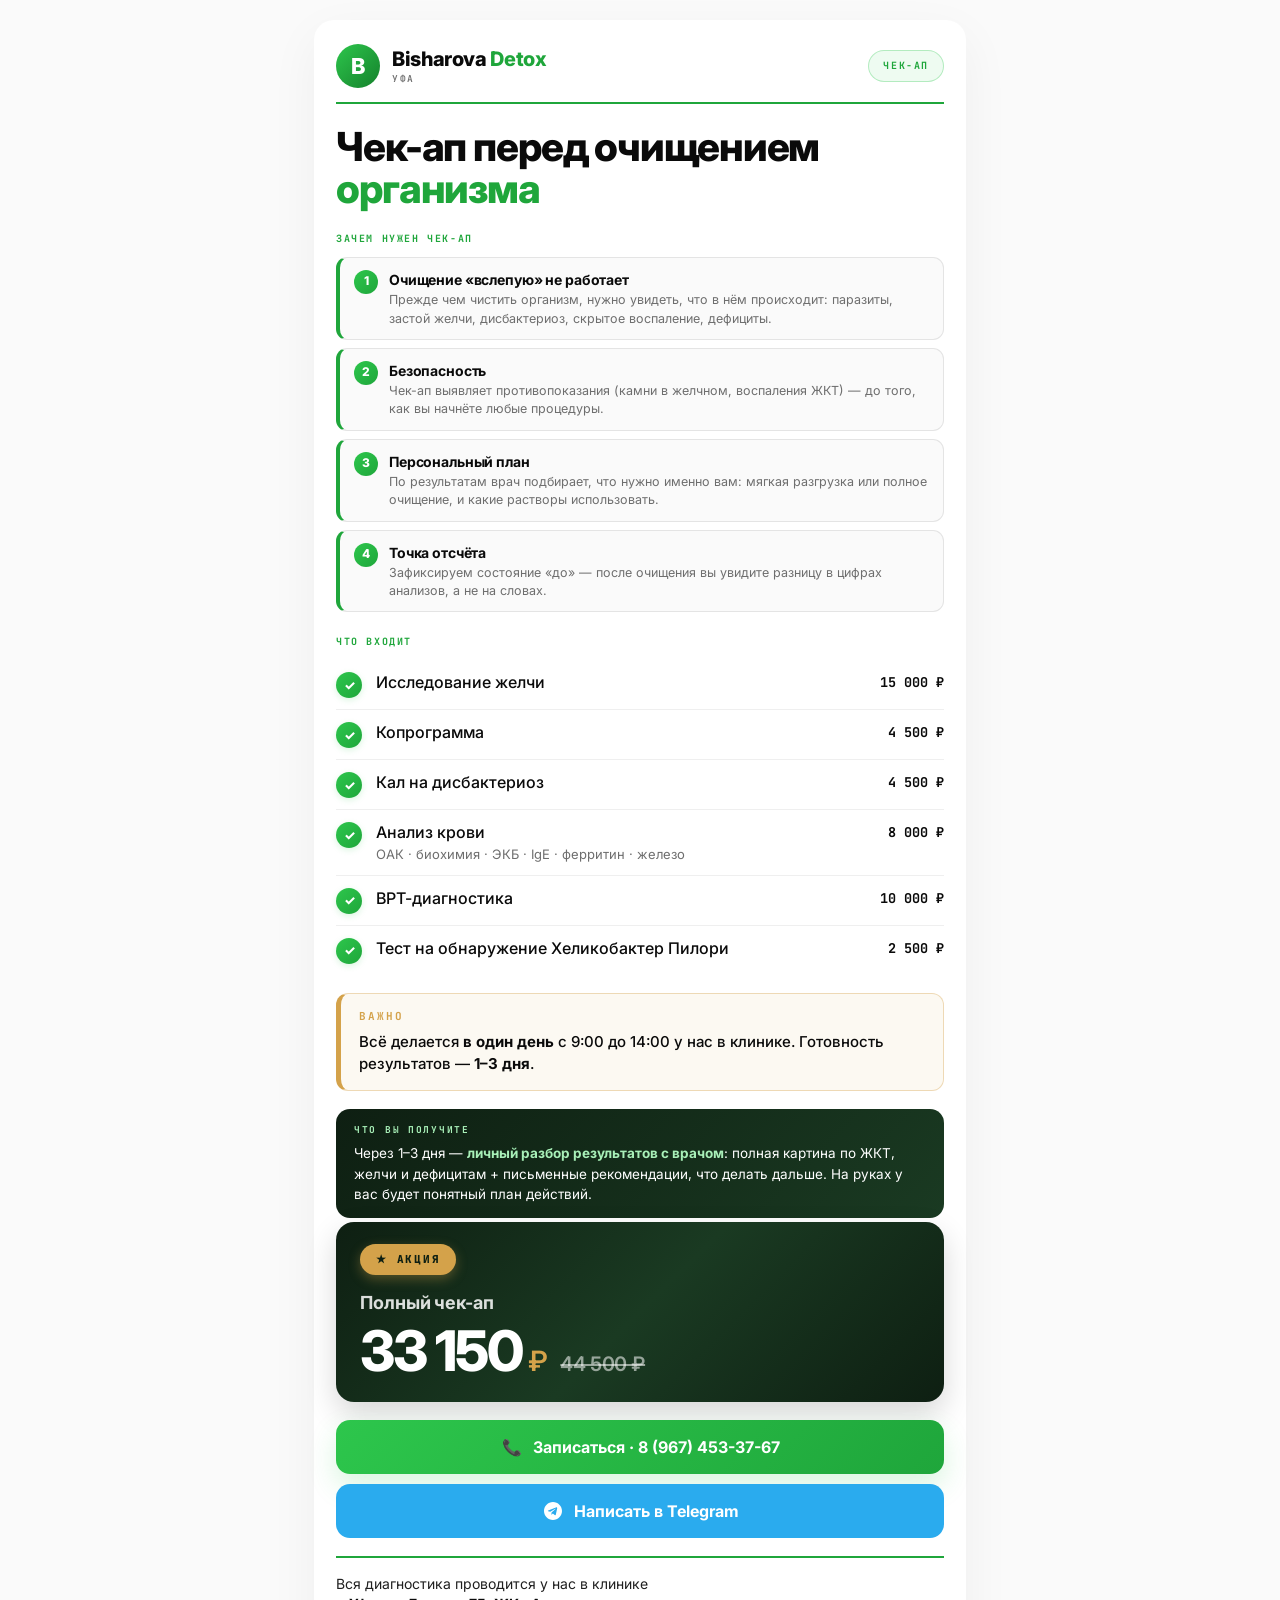
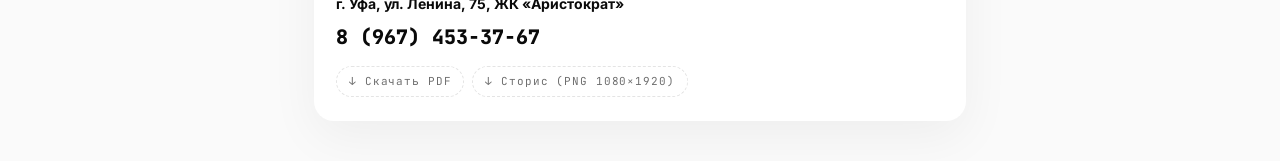
<file: check-up/index.html>
<!DOCTYPE html>
<html lang="ru">
<head>
<meta charset="UTF-8">
<meta name="viewport" content="width=device-width, initial-scale=1.0">
<title>Чек-ап перед очищением организма · Bisharova Detox</title>
<meta name="description" content="Полное исследование за 1 день: желчь, кал, кровь, ВРТ. Акция −15%: 33 150 ₽ вместо 39 000 ₽.">
<link rel="preconnect" href="https://fonts.googleapis.com">
<link rel="preconnect" href="https://fonts.gstatic.com" crossorigin>
<link href="https://fonts.googleapis.com/css2?family=Inter:wght@400;500;600;700;800&family=JetBrains+Mono:wght@500;600;700&display=swap" rel="stylesheet">
<style>
  :root{
    --bg:#FFFFFF;--bg-soft:#FAFAFA;--ink:#0A0A0A;--ink-soft:#1F1F1F;--muted:#6E6E6E;
    --line:#E4E4E4;--line-soft:#EFEFEF;
    --green:#2DC64C;--green-dark:#1FA63B;--green-deep:#15812C;
    --green-glow:rgba(45,198,76,0.18);--green-light:#A8F0B8;
    --amber:#D4A24A;--amber-bg:rgba(212,162,74,0.07);--amber-border:rgba(212,162,74,0.36);
    --dark1:#0E1F12;--dark2:#1A3A22;
    --tg:#2AABEE;
  }
  *{box-sizing:border-box;margin:0;padding:0;-webkit-font-smoothing:antialiased}
  html{scroll-behavior:smooth}
  body{font-family:'Inter',sans-serif;color:var(--ink);font-weight:400;line-height:1.55;background:var(--bg-soft);min-height:100vh}

  main{max-width:680px;margin:0 auto;padding:20px 14px 40px}
  .card-page{background:#fff;border-radius:20px;padding:24px 22px;box-shadow:0 16px 50px rgba(0,0,0,0.05)}


  /* WHY / RESULT blocks */
  .sec-label{font-family:'JetBrains Mono',monospace;font-size:10px;letter-spacing:0.16em;text-transform:uppercase;color:var(--green-dark);font-weight:700;margin:22px 0 10px}
  .why-list{display:flex;flex-direction:column;gap:8px;margin-bottom:4px}
  .why{display:flex;gap:11px;align-items:flex-start;background:var(--bg-soft);border:1.5px solid var(--line);border-left:4px solid var(--green-dark);border-radius:11px;padding:11px 14px}
  .why .n{flex-shrink:0;width:24px;height:24px;border-radius:50%;background:linear-gradient(135deg,var(--green),var(--green-dark));color:#fff;font-weight:800;font-size:12px;display:flex;align-items:center;justify-content:center;margin-top:1px}
  .why b{display:block;font-size:14px;letter-spacing:-0.01em;margin-bottom:1px}
  .why p{font-size:12.5px;color:var(--muted);line-height:1.45}
  .result-box{background:linear-gradient(135deg,var(--dark1),var(--dark2));color:#fff;border-radius:14px;padding:14px 18px;margin:14px 0 4px}
  .result-box .lbl2{font-family:'JetBrains Mono',monospace;font-size:9.5px;letter-spacing:0.18em;text-transform:uppercase;color:var(--green-light);font-weight:700;margin-bottom:6px}
  .result-box p{font-size:13.5px;line-height:1.5}
  .result-box b{color:var(--green-light)}
  .promo-deadline{font-family:'JetBrains Mono',monospace;font-size:10.5px;letter-spacing:0.1em;text-transform:uppercase;color:var(--amber);font-weight:700;margin-top:8px}

  /* HEADER */
  .lh{display:flex;justify-content:space-between;align-items:center;padding-bottom:14px;border-bottom:2px solid var(--green-dark);margin-bottom:22px}
  .brand{display:flex;align-items:center;gap:12px}
  .brand .badge{width:44px;height:44px;border-radius:50%;background:linear-gradient(135deg,var(--green),var(--green-deep));color:#fff;display:inline-flex;align-items:center;justify-content:center;font-family:'Inter',sans-serif;font-size:22px;font-weight:800;letter-spacing:-0.02em}
  .brand .name{display:flex;flex-direction:column;line-height:1.05}
  .brand .name .main{font-family:'Inter',sans-serif;font-size:20px;letter-spacing:-0.018em;color:var(--ink);font-weight:800}
  .brand .name .main b{font-weight:800;color:var(--green-dark)}
  .brand .name .sub{font-family:'JetBrains Mono',monospace;font-size:9.5px;letter-spacing:0.18em;text-transform:uppercase;color:var(--muted);margin-top:4px;font-weight:600}
  .lh-tag{font-family:'JetBrains Mono',monospace;font-size:10px;letter-spacing:0.16em;text-transform:uppercase;color:var(--green-dark);font-weight:700;background:rgba(45,198,76,0.08);border:1px solid rgba(45,198,76,0.3);padding:7px 14px;border-radius:100px}

  /* TITLE */
  h1{font-family:'Inter',sans-serif;font-weight:800;font-size:clamp(28px,6vw,40px);line-height:1.04;letter-spacing:-0.028em;color:var(--ink);margin-bottom:20px}
  h1 em{font-style:normal;color:var(--green-dark);font-weight:800}

  /* CHECK LIST */
  .check-list{list-style:none;margin-bottom:18px}
  .check-list li{display:flex;gap:14px;align-items:flex-start;padding:11px 0;border-bottom:1px solid var(--line-soft);font-size:16px;line-height:1.4;color:var(--ink);font-weight:500}
  .check-list li:last-child{border-bottom:none}
  .check-list li .ic{flex-shrink:0;width:26px;height:26px;border-radius:50%;background:linear-gradient(135deg,var(--green),var(--green-dark));color:#fff;display:flex;align-items:center;justify-content:center;font-size:13px;font-weight:800;margin-top:1px;box-shadow:0 2px 6px var(--green-glow)}
  .check-list li .txt{flex:1}
  .check-list li .txt small{display:block;font-size:13px;color:var(--muted);font-weight:400;margin-top:2px;line-height:1.4}
  .check-list li .price{font-family:'JetBrains Mono',monospace;font-size:13.5px;font-weight:700;color:var(--ink);white-space:nowrap;padding-top:2px}

  /* NOTE */
  .note{background:var(--amber-bg);border:1.5px solid var(--amber-border);border-left:5px solid var(--amber);border-radius:12px;padding:14px 18px;margin-bottom:18px}
  .note .lbl{font-family:'JetBrains Mono',monospace;font-size:11px;letter-spacing:0.18em;text-transform:uppercase;color:var(--amber);font-weight:700;margin-bottom:6px}
  .note p{font-size:15px;color:var(--ink);line-height:1.5;font-weight:500}
  .note p b{color:var(--ink);font-weight:700}

  /* PROMO */
  .promo{background:linear-gradient(135deg,var(--dark1) 0%,var(--dark2) 50%,var(--dark1) 100%);color:#fff;border-radius:18px;padding:22px 24px;box-shadow:0 12px 30px rgba(0,0,0,0.16);margin-bottom:18px}
  .promo .badge-promo{display:inline-flex;align-items:center;gap:8px;padding:7px 16px;background:var(--amber);color:#0E1F12;border-radius:100px;font-family:'JetBrains Mono',monospace;font-size:11px;letter-spacing:0.16em;text-transform:uppercase;font-weight:800;margin-bottom:14px;box-shadow:0 4px 12px rgba(212,162,74,0.35)}
  .promo .promo-title{font-family:'Inter',sans-serif;font-size:18px;font-weight:700;color:rgba(255,255,255,0.85);margin-bottom:6px;letter-spacing:-0.005em}
  .promo .promo-prices{display:flex;align-items:baseline;gap:14px;flex-wrap:wrap}
  .promo .promo-new{font-family:'Inter',sans-serif;font-size:clamp(40px,9vw,56px);font-weight:800;color:#fff;letter-spacing:-0.035em;line-height:1}
  .promo .promo-new .rub{font-size:0.5em;color:var(--amber);margin-left:6px;font-weight:600}
  .promo .promo-old{font-family:'Inter',sans-serif;font-size:20px;font-weight:600;color:rgba(255,255,255,0.55);text-decoration:line-through;text-decoration-thickness:2px;letter-spacing:-0.02em}

  /* CTA */
  .cta-row{display:flex;flex-direction:column;gap:10px;margin-bottom:18px}
  .cta{display:inline-flex;align-items:center;justify-content:center;gap:10px;padding:16px 24px;border-radius:14px;text-decoration:none;font-weight:700;font-size:16px;line-height:1;transition:transform 0.15s}
  .cta.primary{background:linear-gradient(135deg,var(--green),var(--green-dark));color:#fff;box-shadow:0 12px 28px var(--green-glow)}
  .cta.primary:hover{transform:translateY(-1px)}
  .cta.tg{background:var(--tg);color:#fff}
  .cta.phone{background:#fff;border:2px solid var(--ink);color:var(--ink)}
  .cta.outline{background:#fff;border:1.5px solid var(--line);color:var(--ink-soft);font-weight:600}
  .cta .ic{display:inline-flex;width:22px;height:22px;align-items:center;justify-content:center}
  .cta .ic svg{width:18px;height:18px;fill:currentColor}

  /* FOOTER */
  .ft{padding-top:16px;border-top:2px solid var(--green-dark);font-size:14px;color:var(--ink-soft);line-height:1.45}
  .ft b{color:var(--ink);font-weight:700}
  .ft .phone-big{font-family:'JetBrains Mono',monospace;font-size:20px;color:var(--ink);font-weight:800;margin-top:8px;display:inline-block}

  /* DOWNLOADS */
  .dl{margin-top:14px;display:flex;gap:8px;flex-wrap:wrap}
  .dl a{font-family:'JetBrains Mono',monospace;font-size:11px;letter-spacing:0.08em;color:var(--muted);text-decoration:none;padding:6px 12px;border:1px dashed var(--line);border-radius:100px}
  .dl a:hover{color:var(--green-dark);border-color:var(--green-dark)}

  @media (max-width:480px){
    main{padding:12px 10px 30px}
    .card-page{padding:20px 16px;border-radius:14px}
  }
</style>
</head>
<body>

<main>
  <article class="card-page">
    <div class="lh">
      <div class="brand">
        <div class="badge">B</div>
        <div class="name">
          <div class="main">Bisharova <b>Detox</b></div>
          <div class="sub">Уфа</div>
        </div>
      </div>
      <div class="lh-tag">Чек-ап</div>
    </div>

    <h1>Чек-ап перед очищением <em>организма</em></h1>


    <div class="sec-label">Зачем нужен чек-ап</div>
    <div class="why-list">
      <div class="why"><div class="n">1</div><div><b>Очищение «вслепую» не работает</b><p>Прежде чем чистить организм, нужно увидеть, что в нём происходит: паразиты, застой желчи, дисбактериоз, скрытое воспаление, дефициты.</p></div></div>
      <div class="why"><div class="n">2</div><div><b>Безопасность</b><p>Чек-ап выявляет противопоказания (камни в желчном, воспаления ЖКТ) — до того, как вы начнёте любые процедуры.</p></div></div>
      <div class="why"><div class="n">3</div><div><b>Персональный план</b><p>По результатам врач подбирает, что нужно именно вам: мягкая разгрузка или полное очищение, и какие растворы использовать.</p></div></div>
      <div class="why"><div class="n">4</div><div><b>Точка отсчёта</b><p>Зафиксируем состояние «до» — после очищения вы увидите разницу в цифрах анализов, а не на словах.</p></div></div>
    </div>

    <div class="sec-label">Что входит</div>
    <ul class="check-list">
      <li><span class="ic">✓</span><span class="txt">Исследование желчи</span><span class="price">15 000 ₽</span></li>
      <li><span class="ic">✓</span><span class="txt">Копрограмма</span><span class="price">4 500 ₽</span></li>
      <li><span class="ic">✓</span><span class="txt">Кал на дисбактериоз</span><span class="price">4 500 ₽</span></li>
      <li><span class="ic">✓</span><span class="txt">Анализ крови<small>ОАК · биохимия · ЭКБ · IgE · ферритин · железо</small></span><span class="price">8 000 ₽</span></li>
      <li><span class="ic">✓</span><span class="txt">ВРТ-диагностика</span><span class="price">10 000 ₽</span></li>
      <li><span class="ic">✓</span><span class="txt">Тест на обнаружение Хеликобактер Пилори</span><span class="price">2 500 ₽</span></li>
    </ul>

    <div class="note">
      <div class="lbl">Важно</div>
      <p>Всё делается <b>в один день</b> с 9:00 до 14:00 у нас в клинике. Готовность результатов — <b>1–3 дня</b>.</p>
    </div>


    <div class="result-box">
      <div class="lbl2">Что вы получите</div>
      <p>Через 1–3 дня — <b>личный разбор результатов с врачом</b>: полная картина по ЖКТ, желчи и дефицитам + письменные рекомендации, что делать дальше. На руках у вас будет понятный план действий.</p>
    </div>

    <div class="promo">
      <div class="badge-promo">★ Акция</div>
      <div class="promo-title">Полный чек-ап</div>
      <div class="promo-prices">
        <div class="promo-new">33 150<span class="rub">₽</span></div>
        <div class="promo-old">44 500 ₽</div>
      </div>
    </div>

    <div class="cta-row">
      <a class="cta primary" href="tel:+79674533767">
        <span class="ic">📞</span>
        <span>Записаться · 8 (967) 453-37-67</span>
      </a>
      <a class="cta tg" href="https://t.me/+VxTpPPxuR19hMGFi" target="_blank" rel="noopener">
        <span class="ic"><svg viewBox="0 0 240 240"><path d="M120 0C53.7 0 0 53.7 0 120s53.7 120 120 120 120-53.7 120-120S186.3 0 120 0zm55.9 82.1l-18.7 88.1c-1.4 6.3-5.1 7.8-10.4 4.9l-28.7-21.2-13.8 13.3c-1.5 1.5-2.8 2.8-5.7 2.8l2.1-29.2 53.1-48c2.3-2-.5-3.2-3.6-1.2L83.5 130.7l-28.3-8.8c-6.1-1.9-6.3-6.1 1.3-9l110.5-42.6c5.1-1.9 9.6 1.2 7.9 8.8z"/></svg></span>
        <span>Написать в Telegram</span>
      </a>
    </div>

    <div class="ft">
      <div>Вся диагностика проводится у нас в клинике<br><b>г. Уфа, ул. Ленина, 75, ЖК «Аристократ»</b></div>
      <div class="phone-big">8 (967) 453-37-67</div>
    </div>

    <div class="dl">
      <a href="Detoxing-10-Check-Up.pdf" download>↓ Скачать PDF</a>
      <a href="story.png" download>↓ Сторис (PNG 1080×1920)</a>
    </div>
  </article>
</main>

</body>
</html>
</file>
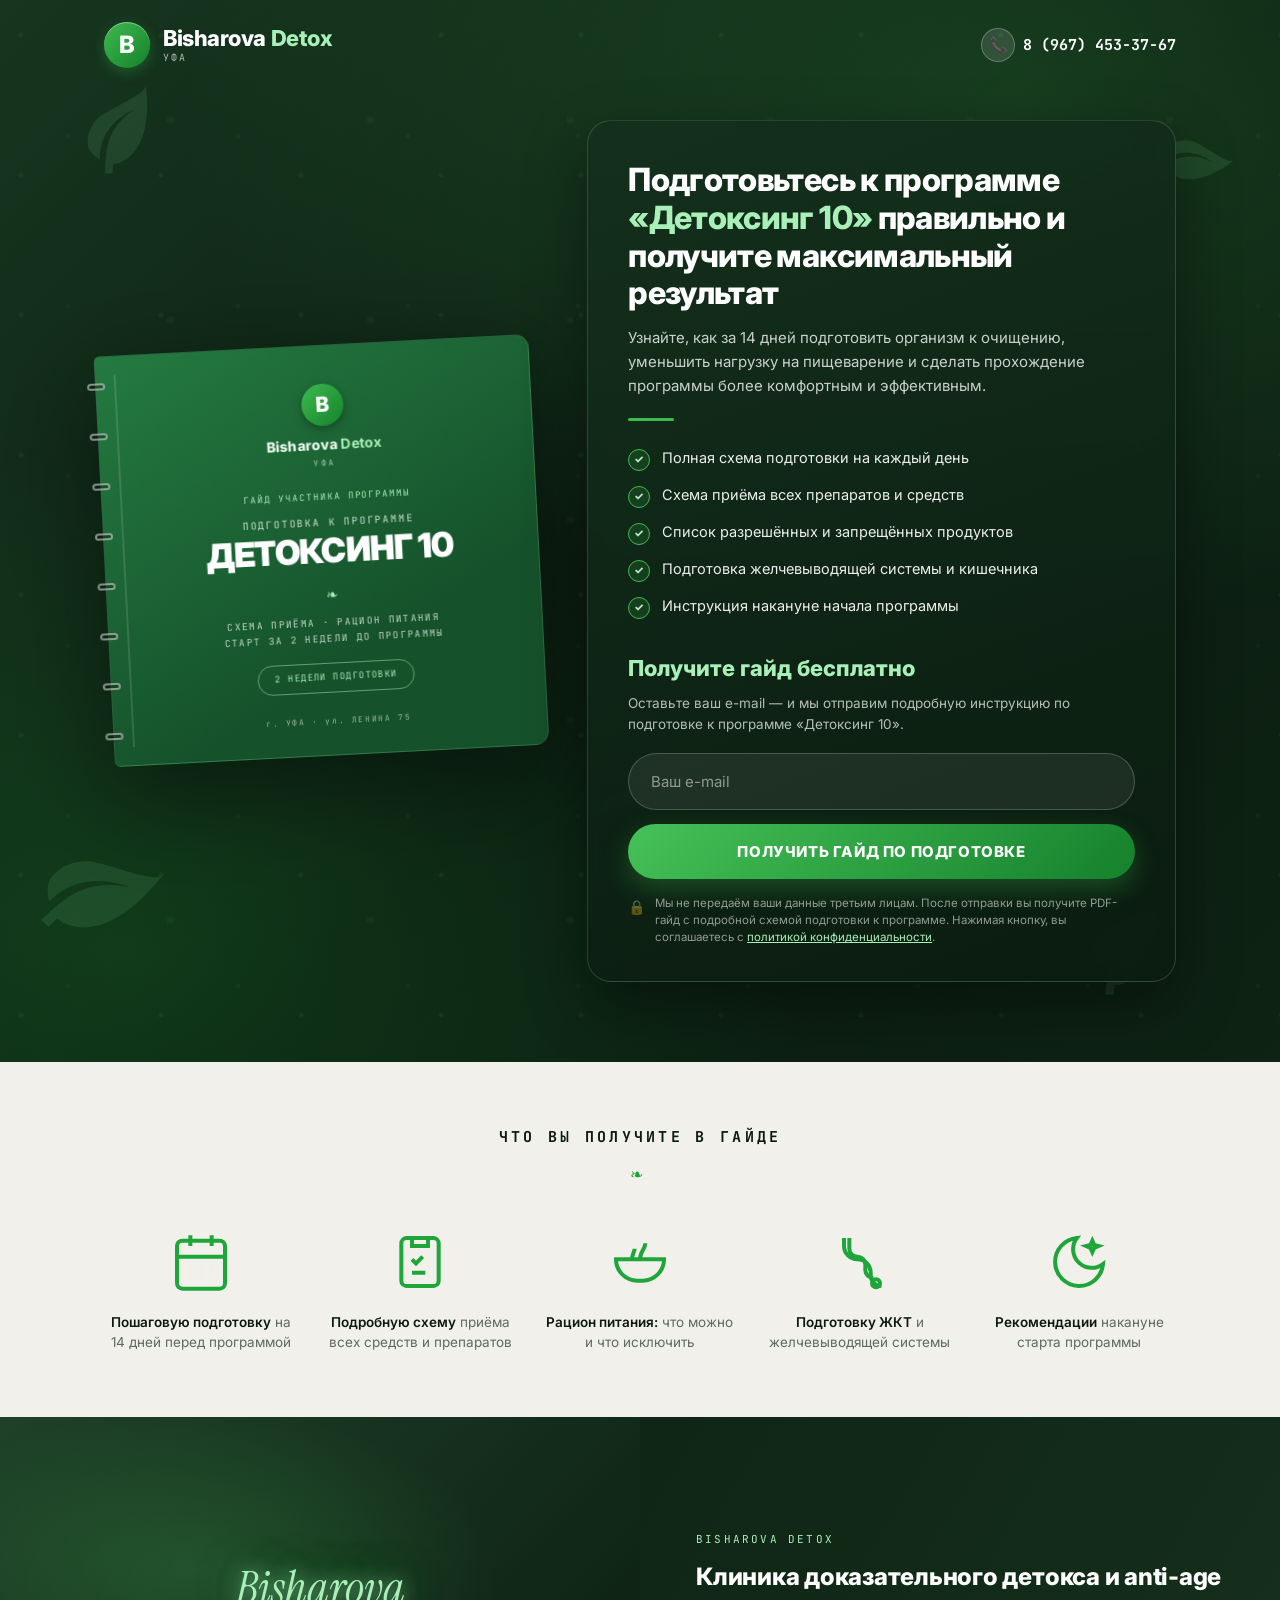
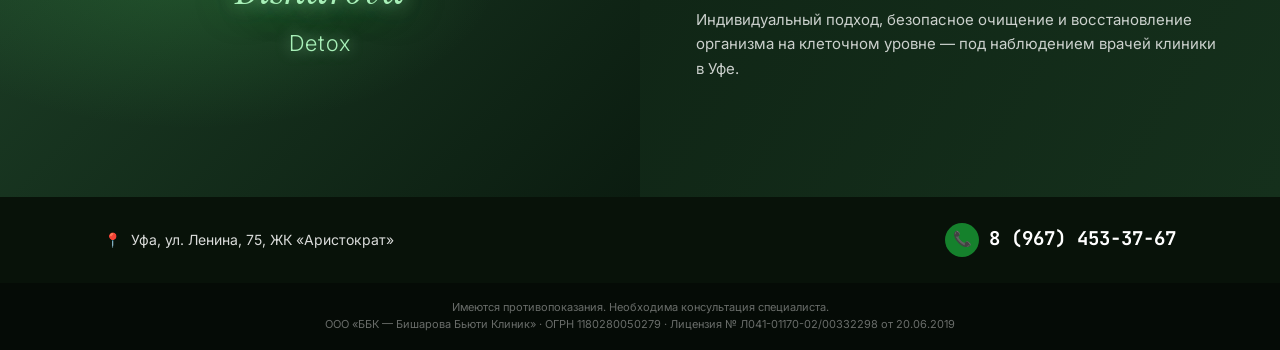
<file: gid/index.html>
<!DOCTYPE html>
<html lang="ru">
<head>
<meta charset="UTF-8">
<meta name="viewport" content="width=device-width, initial-scale=1.0">
<title>Гайд «Подготовка к программе Детоксинг 10» · Bisharova Detox · Уфа</title>
<meta name="description" content="Бесплатный PDF-гайд: как за 2 недели подготовить организм к программе очищения «Детоксинг 10». Схема приёма, рацион, чек-лист. Bisharova Detox, Уфа.">
<meta property="og:title" content="Гайд: 2 недели подготовки к программе «Детоксинг 10»">
<meta property="og:description" content="Бесплатная PDF-инструкция от врачей клиники Bisharova Detox: схема приёма, рацион питания, подготовка ЖКТ.">
<meta property="og:type" content="website">
<link rel="preconnect" href="https://fonts.googleapis.com">
<link rel="preconnect" href="https://fonts.gstatic.com" crossorigin>
<link href="https://fonts.googleapis.com/css2?family=Inter:wght@400;500;600;700;800;900&family=Instrument+Serif:ital@0;1&family=JetBrains+Mono:wght@500;600;700&display=swap" rel="stylesheet">
<style>
  :root{
    --bg:#FFFFFF;--cream:#F2F0EA;--cream-soft:#F7F5EF;--ink:#0A1A0E;--muted:#5C6B5F;
    --line:#E1E5DD;
    --green:#3DBB4E;--green-2:#46C158;--green-dark:#1FA63B;--green-deep:#15812C;
    --green-glow:rgba(61,187,78,0.30);--green-light:#A8F0B8;
    --dark1:#0B1C10;--dark2:#15301C;--dark3:#1E4128;
  }
  *{box-sizing:border-box;margin:0;padding:0;-webkit-font-smoothing:antialiased}
  html{scroll-behavior:smooth}
  body{font-family:'Inter',sans-serif;color:var(--ink);line-height:1.5;background:var(--bg)}
  a{color:inherit;text-decoration:none}
  img{max-width:100%;display:block}
  .wrap{max-width:1120px;margin:0 auto;padding:0 24px}

  /* ===== HEADER ===== */
  header{position:absolute;top:0;left:0;right:0;z-index:20;padding:22px 0}
  .hd{display:flex;align-items:center;justify-content:space-between}
  .brand{display:flex;align-items:center;gap:13px}
  .brand .badge{width:46px;height:46px;border-radius:50%;background:linear-gradient(135deg,var(--green),var(--green-deep));color:#fff;display:flex;align-items:center;justify-content:center;font-size:24px;font-weight:800;box-shadow:0 4px 14px var(--green-glow),0 1px 0 rgba(255,255,255,.4) inset}
  .brand .nm{line-height:1.05}
  .brand .nm .m{font-size:22px;font-weight:800;letter-spacing:-.02em;color:#fff}
  .brand .nm .m b{color:var(--green-light);font-weight:800}
  .brand .nm .s{font-family:'JetBrains Mono',monospace;font-size:10px;letter-spacing:.22em;color:rgba(255,255,255,.65);margin-top:3px}
  .hd-phone{font-family:'JetBrains Mono',monospace;font-size:15px;font-weight:700;color:#fff;display:flex;align-items:center;gap:8px}
  .hd-phone span{width:34px;height:34px;border-radius:50%;background:rgba(255,255,255,.12);border:1px solid rgba(255,255,255,.25);display:flex;align-items:center;justify-content:center;font-size:15px}

  /* ===== HERO ===== */
  .hero{position:relative;background:
      radial-gradient(120% 90% at 80% 10%, rgba(70,193,88,.18), transparent 55%),
      radial-gradient(90% 80% at 10% 90%, rgba(31,166,59,.20), transparent 60%),
      linear-gradient(135deg,#16361F 0%,#0B1C10 55%,#10271699 100%),
      #0B1C10;
      padding:120px 0 80px;overflow:hidden}
  .hero::before{content:"";position:absolute;inset:0;background-image:
      radial-gradient(circle at 15% 25%, rgba(120,222,147,.10) 0 2px, transparent 3px),
      radial-gradient(circle at 85% 60%, rgba(120,222,147,.08) 0 3px, transparent 4px),
      radial-gradient(circle at 40% 80%, rgba(120,222,147,.07) 0 2px, transparent 3px);
      background-size:140px 140px,200px 200px,170px 170px;opacity:.6;pointer-events:none}
  /* листики */
  .leaf{position:absolute;color:rgba(120,222,147,.12);pointer-events:none}
  .leaf.l1{top:8%;left:6%;width:90px;transform:rotate(-20deg)}
  .leaf.l2{bottom:10%;left:3%;width:120px;transform:rotate(25deg)}
  .leaf.l3{top:12%;right:4%;width:70px;transform:rotate(40deg)}
  .leaf.l4{bottom:6%;right:8%;width:100px;transform:rotate(-15deg)}

  .hero-grid{position:relative;z-index:2;display:grid;grid-template-columns:0.85fr 1.15fr;gap:48px;align-items:center}

  /* обложка гайда */
  .book{position:relative;transform:rotate(-3deg);filter:drop-shadow(0 30px 50px rgba(0,0,0,.45))}
  .book-cover{position:relative;background:linear-gradient(150deg,#247A40,#15512B 70%);border-radius:6px 14px 14px 6px;padding:38px 30px 28px 46px;color:#EAF7EC;text-align:center;border:1px solid rgba(255,255,255,.08)}
  .book-cover::before{content:"";position:absolute;left:18px;top:18px;bottom:18px;width:2px;background:rgba(255,255,255,.12)}
  /* спираль */
  .spiral{position:absolute;left:-9px;top:26px;bottom:26px;width:18px;display:flex;flex-direction:column;justify-content:space-between}
  .spiral i{display:block;width:18px;height:7px;border:2px solid rgba(255,255,255,.5);border-radius:8px;background:rgba(11,28,16,.4)}
  .bk-badge{width:42px;height:42px;border-radius:50%;background:linear-gradient(135deg,var(--green),var(--green-deep));color:#fff;display:flex;align-items:center;justify-content:center;font-size:21px;font-weight:800;margin:0 auto 8px;box-shadow:0 3px 10px rgba(0,0,0,.3)}
  .bk-brand{font-size:14px;font-weight:800;letter-spacing:.01em}
  .bk-brand b{color:var(--green-light)}
  .bk-ufa{font-family:'JetBrains Mono',monospace;font-size:8px;letter-spacing:.3em;opacity:.7;margin-top:2px}
  .bk-kicker{font-family:'JetBrains Mono',monospace;font-size:9px;letter-spacing:.22em;color:var(--green-light);margin:22px 0 10px}
  .bk-sub{font-family:'JetBrains Mono',monospace;font-size:10px;letter-spacing:.18em;opacity:.85}
  .bk-title{font-family:'Inter',sans-serif;font-size:34px;font-weight:900;line-height:1.02;letter-spacing:-.02em;margin:4px 0 16px;color:#fff}
  .bk-div{font-size:14px;color:var(--green-light);margin:10px 0}
  .bk-line{font-family:'JetBrains Mono',monospace;font-size:9.5px;letter-spacing:.14em;opacity:.8;line-height:1.7}
  .bk-pill{display:inline-block;margin:16px 0 14px;padding:7px 16px;border:1.5px solid rgba(168,240,184,.5);border-radius:100px;font-family:'JetBrains Mono',monospace;font-size:9px;letter-spacing:.16em;color:var(--green-light)}
  .bk-addr{font-family:'JetBrains Mono',monospace;font-size:8px;letter-spacing:.2em;opacity:.6;margin-top:8px}

  /* карточка-форма */
  .offer{background:linear-gradient(160deg,rgba(20,48,28,.92),rgba(11,28,16,.96));border:1px solid rgba(168,240,184,.18);border-radius:24px;padding:40px 40px 34px;backdrop-filter:blur(8px);box-shadow:0 24px 60px rgba(0,0,0,.4)}
  .offer h1{font-size:32px;font-weight:800;line-height:1.18;letter-spacing:-.02em;color:#fff;margin-bottom:14px}
  .offer h1 em{font-style:normal;color:var(--green-light)}
  .offer .lead{font-size:15px;line-height:1.6;color:rgba(255,255,255,.78);margin-bottom:8px}
  .divider{width:46px;height:3px;background:var(--green);border-radius:3px;margin:20px 0}
  .feats{list-style:none;margin:18px 0 26px}
  .feats li{display:flex;gap:12px;align-items:flex-start;padding:7px 0;font-size:14.5px;color:rgba(255,255,255,.92);line-height:1.4}
  .feats li .ck{flex-shrink:0;width:22px;height:22px;border-radius:50%;background:rgba(61,187,78,.16);border:1.5px solid var(--green);color:var(--green-light);display:flex;align-items:center;justify-content:center;font-size:11px;font-weight:800;margin-top:1px}
  .offer .get{font-size:22px;font-weight:800;color:var(--green-light);margin-bottom:8px}
  .offer .get-sub{font-size:13.5px;line-height:1.55;color:rgba(255,255,255,.7);margin-bottom:18px}
  .pdf-form input[type=email]{width:100%;padding:18px 22px;border:1px solid rgba(255,255,255,.2);border-radius:100px;background:rgba(255,255,255,.07);color:#fff;font-family:'Inter',sans-serif;font-size:15px;outline:none;transition:.2s;margin-bottom:14px}
  .pdf-form input[type=email]::placeholder{color:rgba(255,255,255,.5)}
  .pdf-form input[type=email]:focus{border-color:var(--green-light);background:rgba(255,255,255,.12)}
  .btn-get{width:100%;border:none;cursor:pointer;background:linear-gradient(135deg,var(--green-2),var(--green-deep));color:#fff;font-family:'Inter',sans-serif;font-size:15px;font-weight:800;letter-spacing:.04em;text-transform:uppercase;padding:18px;border-radius:100px;box-shadow:0 10px 26px var(--green-glow);transition:.2s}
  .btn-get:hover{transform:translateY(-2px);box-shadow:0 14px 32px var(--green-glow)}
  .privacy{display:flex;gap:10px;align-items:flex-start;margin-top:16px;font-size:11.5px;line-height:1.5;color:rgba(255,255,255,.55)}
  .privacy .lk{flex-shrink:0;font-size:14px;opacity:.7;margin-top:1px}
  .privacy a{color:var(--green-light);text-decoration:underline}

  /* ===== ЧТО В ГАЙДЕ ===== */
  .gifts{background:var(--cream);padding:64px 0}
  .sec-head{text-align:center;margin-bottom:44px}
  .sec-head .t{font-family:'JetBrains Mono',monospace;font-size:15px;font-weight:700;letter-spacing:.22em;text-transform:uppercase;color:var(--ink)}
  .sec-head .leaf-div{color:var(--green-dark);font-size:16px;margin-top:14px;letter-spacing:.4em}
  .gift-grid{display:grid;grid-template-columns:repeat(5,1fr);gap:26px}
  .gift{text-align:center}
  .gift .ic{width:64px;height:64px;margin:0 auto 18px;color:var(--green-dark)}
  .gift .ic svg{width:100%;height:100%;stroke:currentColor;stroke-width:1.5;fill:none}
  .gift p{font-size:13.5px;line-height:1.5;color:var(--muted)}
  .gift p b{color:var(--ink);font-weight:600}

  /* ===== КЛИНИКА ===== */
  .clinic{position:relative;background:linear-gradient(120deg,#0B1C10,#15301C);color:#fff;overflow:hidden}
  .clinic-grid{display:grid;grid-template-columns:1fr 1fr;align-items:stretch;min-height:380px}
  .clinic-photo{position:relative;background:
      radial-gradient(80% 70% at 30% 40%, rgba(70,193,88,.22), transparent 60%),
      linear-gradient(135deg,#1E4128,#0B1C10);
      display:flex;align-items:center;justify-content:center}
  .clinic-photo .neon{font-family:'Instrument Serif',serif;font-size:46px;color:var(--green-light);text-shadow:0 0 18px rgba(168,240,184,.7),0 0 40px rgba(61,187,78,.5);font-style:italic}
  .clinic-photo .neon b{display:block;font-size:22px;letter-spacing:.06em;font-style:normal;font-family:'Inter',sans-serif;font-weight:300;text-align:center;margin-top:4px;text-shadow:0 0 14px rgba(168,240,184,.6)}
  .clinic-txt{padding:64px 56px;display:flex;flex-direction:column;justify-content:center}
  .clinic-txt .lbl{font-family:'JetBrains Mono',monospace;font-size:11px;letter-spacing:.2em;color:var(--green-light);margin-bottom:14px}
  .clinic-txt h2{font-size:24px;font-weight:800;line-height:1.25;letter-spacing:-.01em;margin-bottom:16px}
  .clinic-txt p{font-size:15px;line-height:1.65;color:rgba(255,255,255,.78)}

  /* ===== FOOTER ===== */
  footer{background:#081209;color:#fff;padding:26px 0}
  .ft{display:flex;align-items:center;justify-content:space-between;gap:20px;flex-wrap:wrap}
  .ft-addr{display:flex;align-items:center;gap:10px;font-size:14px;color:rgba(255,255,255,.85)}
  .ft-addr .pin{color:var(--green-light)}
  .ft-phone{display:flex;align-items:center;gap:10px;font-family:'JetBrains Mono',monospace;font-size:19px;font-weight:700}
  .ft-phone .ic{width:34px;height:34px;border-radius:50%;background:var(--green-deep);display:flex;align-items:center;justify-content:center;font-size:15px}
  .ft-legal{background:#050b06;color:rgba(255,255,255,.4);font-size:11px;line-height:1.6;text-align:center;padding:16px 24px}
  .ft-legal a{color:rgba(168,240,184,.6);text-decoration:underline}

  /* success */
  .done{text-align:center;padding:30px 10px;color:#fff}
  .done .em{font-size:46px;margin-bottom:12px}
  .done h3{font-size:20px;font-weight:800;margin-bottom:8px}
  .done p{font-size:14px;color:rgba(255,255,255,.75);margin-bottom:18px}
  .done a{display:inline-block;background:#2AABEE;color:#fff;padding:12px 22px;border-radius:100px;font-size:14px;font-weight:700}

  /* ===== АДАПТИВ ===== */
  @media(max-width:900px){
    .hero-grid{grid-template-columns:1fr;gap:40px}
    .book{max-width:340px;margin:0 auto;transform:rotate(-2deg)}
    .offer{padding:32px 26px}
    .offer h1{font-size:26px}
    .gift-grid{grid-template-columns:repeat(2,1fr);gap:30px 20px}
    .clinic-grid{grid-template-columns:1fr}
    .clinic-photo{min-height:240px}
    .clinic-txt{padding:40px 28px}
    .hd-phone{display:none}
    .ft{justify-content:center;text-align:center}
  }
  @media(max-width:480px){
    .gift-grid{grid-template-columns:1fr 1fr}
    .offer h1{font-size:23px}
    .hero{padding:100px 0 60px}
  }
</style>
</head>
<body>

<!-- HEADER -->
<header>
  <div class="wrap hd">
    <a href="#" class="brand">
      <div class="badge">B</div>
      <div class="nm"><div class="m">Bisharova <b>Detox</b></div><div class="s">УФА</div></div>
    </a>
    <a href="tel:+79674533767" class="hd-phone"><span>📞</span>8 (967) 453-37-67</a>
  </div>
</header>

<!-- HERO -->
<section class="hero">
  <svg class="leaf l1" viewBox="0 0 24 24" fill="currentColor"><path d="M17 8C8 10 5.9 16.17 3.82 21.34l1.89.66.95-2.3c.48.17.98.3 1.34.3C19 20 22 3 22 3c-1 2-8 2.25-13 3.25S2 11.5 2 13.5s1.75 3.75 1.75 3.75C7 8 17 8 17 8z"/></svg>
  <svg class="leaf l2" viewBox="0 0 24 24" fill="currentColor"><path d="M17 8C8 10 5.9 16.17 3.82 21.34l1.89.66.95-2.3c.48.17.98.3 1.34.3C19 20 22 3 22 3c-1 2-8 2.25-13 3.25S2 11.5 2 13.5s1.75 3.75 1.75 3.75C7 8 17 8 17 8z"/></svg>
  <svg class="leaf l3" viewBox="0 0 24 24" fill="currentColor"><path d="M17 8C8 10 5.9 16.17 3.82 21.34l1.89.66.95-2.3c.48.17.98.3 1.34.3C19 20 22 3 22 3c-1 2-8 2.25-13 3.25S2 11.5 2 13.5s1.75 3.75 1.75 3.75C7 8 17 8 17 8z"/></svg>
  <svg class="leaf l4" viewBox="0 0 24 24" fill="currentColor"><path d="M17 8C8 10 5.9 16.17 3.82 21.34l1.89.66.95-2.3c.48.17.98.3 1.34.3C19 20 22 3 22 3c-1 2-8 2.25-13 3.25S2 11.5 2 13.5s1.75 3.75 1.75 3.75C7 8 17 8 17 8z"/></svg>

  <div class="wrap hero-grid">
    <!-- ОБЛОЖКА ГАЙДА -->
    <div class="book">
      <div class="book-cover">
        <div class="spiral"><i></i><i></i><i></i><i></i><i></i><i></i><i></i><i></i></div>
        <div class="bk-badge">B</div>
        <div class="bk-brand">Bisharova <b>Detox</b></div>
        <div class="bk-ufa">УФА</div>
        <div class="bk-kicker">ГАЙД УЧАСТНИКА ПРОГРАММЫ</div>
        <div class="bk-sub">ПОДГОТОВКА К ПРОГРАММЕ</div>
        <div class="bk-title">ДЕТОКСИНГ&nbsp;10</div>
        <div class="bk-div">❧</div>
        <div class="bk-line">СХЕМА ПРИЁМА · РАЦИОН ПИТАНИЯ<br>СТАРТ ЗА 2 НЕДЕЛИ ДО ПРОГРАММЫ</div>
        <div class="bk-pill">2 НЕДЕЛИ ПОДГОТОВКИ</div>
        <div class="bk-addr">г. УФА · ул. ЛЕНИНА 75</div>
      </div>
    </div>

    <!-- ОФФЕР + ФОРМА -->
    <div class="offer">
      <h1>Подготовьтесь к программе <em>«Детоксинг 10»</em> правильно и получите максимальный результат</h1>
      <p class="lead">Узнайте, как за 14 дней подготовить организм к очищению, уменьшить нагрузку на пищеварение и сделать прохождение программы более комфортным и эффективным.</p>
      <div class="divider"></div>
      <ul class="feats">
        <li><span class="ck">✓</span>Полная схема подготовки на каждый день</li>
        <li><span class="ck">✓</span>Схема приёма всех препаратов и средств</li>
        <li><span class="ck">✓</span>Список разрешённых и запрещённых продуктов</li>
        <li><span class="ck">✓</span>Подготовка желчевыводящей системы и кишечника</li>
        <li><span class="ck">✓</span>Инструкция накануне начала программы</li>
      </ul>
      <div class="get">Получите гайд бесплатно</div>
      <div class="get-sub">Оставьте ваш e-mail — и мы отправим подробную инструкцию по подготовке к программе «Детоксинг 10».</div>

      <form class="pdf-form" data-d10-src="Гайд-лендинг: запрос PDF-гайда" onsubmit="return d10Submit(this, event)">
        <input type="email" name="email" placeholder="Ваш e-mail" required>
        <button type="submit" class="btn-get">Получить гайд по подготовке</button>
        <div class="privacy">
          <span class="lk">🔒</span>
          <span>Мы не передаём ваши данные третьим лицам. После отправки вы получите PDF-гайд с подробной схемой подготовки к программе. Нажимая кнопку, вы соглашаетесь с <a href="#">политикой конфиденциальности</a>.</span>
        </div>
      </form>
    </div>
  </div>
</section>

<!-- ЧТО В ГАЙДЕ -->
<section class="gifts">
  <div class="wrap">
    <div class="sec-head">
      <div class="t">Что вы получите в гайде</div>
      <div class="leaf-div">❧</div>
    </div>
    <div class="gift-grid">
      <div class="gift">
        <div class="ic"><svg viewBox="0 0 24 24"><rect x="3" y="4" width="18" height="18" rx="2"/><path d="M16 2v4M8 2v4M3 10h18"/><path d="M8 14h.01M12 14h.01M16 14h.01M8 18h.01M12 18h.01"/></svg></div>
        <p><b>Пошаговую подготовку</b> на 14 дней перед программой</p>
      </div>
      <div class="gift">
        <div class="ic"><svg viewBox="0 0 24 24"><rect x="5" y="3" width="14" height="18" rx="2"/><path d="M9 3h6v3H9z"/><path d="M9 11l1.5 1.5L13 10M9 16h5"/></svg></div>
        <p><b>Подробную схему</b> приёма всех средств и препаратов</p>
      </div>
      <div class="gift">
        <div class="ic"><svg viewBox="0 0 24 24"><path d="M3 11h18a8 8 0 0 1-8 8h-2a8 8 0 0 1-8-8z"/><path d="M12 11c0-3 2-4 2-6M9 11c0-2 1-3 1-4"/></svg></div>
        <p><b>Рацион питания:</b> что можно и что исключить</p>
      </div>
      <div class="gift">
        <div class="ic"><svg viewBox="0 0 24 24"><path d="M8 3v4a3 3 0 0 0 3 3 3 3 0 0 1 3 3v2a3 3 0 0 0 3 3"/><path d="M6 3v3a5 5 0 0 0 5 5 5 5 0 0 1 5 5v1a4 4 0 0 0 4 4"/><circle cx="18" cy="20" r="1.5"/></svg></div>
        <p><b>Подготовку ЖКТ</b> и желчевыводящей системы</p>
      </div>
      <div class="gift">
        <div class="ic"><svg viewBox="0 0 24 24"><path d="M21 12.8A9 9 0 1 1 11.2 3a7 7 0 0 0 9.8 9.8z"/><path d="M17 4l.7 1.6L19.3 6l-1.6.7L17 8.3l-.7-1.6L14.7 6l1.6-.4z"/></svg></div>
        <p><b>Рекомендации</b> накануне старта программы</p>
      </div>
    </div>
  </div>
</section>

<!-- КЛИНИКА -->
<section class="clinic">
  <div class="clinic-grid">
    <div class="clinic-photo">
      <div class="neon">Bisharova<b>Detox</b></div>
    </div>
    <div class="clinic-txt">
      <div class="lbl">BISHAROVA DETOX</div>
      <h2>Клиника доказательного детокса и anti-age</h2>
      <p>Индивидуальный подход, безопасное очищение и восстановление организма на клеточном уровне — под наблюдением врачей клиники в Уфе.</p>
    </div>
  </div>
</section>

<!-- FOOTER -->
<footer>
  <div class="wrap ft">
    <div class="ft-addr"><span class="pin">📍</span>Уфа, ул. Ленина, 75, ЖК «Аристократ»</div>
    <a href="tel:+79674533767" class="ft-phone"><span class="ic">📞</span>8 (967) 453-37-67</a>
  </div>
</footer>
<div class="ft-legal">
  Имеются противопоказания. Необходима консультация специалиста.<br>
  ООО «ББК — Бишарова Бьюти Клиник» · ОГРН 1180280050279 · Лицензия № Л041-01170-02/00332298 от 20.06.2019
</div>

<script>
function d10Submit(form, ev){
  ev.preventDefault();
  var btn = form.querySelector('button[type=submit]');
  var old = btn ? btn.textContent : '';
  if(btn){ btn.disabled = true; btn.textContent = 'Отправляем…'; }
  var email = form.elements['email'] ? form.elements['email'].value : '';
  var src = form.getAttribute('data-d10-src') || 'Гайд-лендинг';
  var data = 'names%5Bfirst_name%5D=' + '&input_mask=' +
    '&email=' + encodeURIComponent(email) +
    '&description=' + encodeURIComponent(src) +
    '&gdpr-agreement=on' +
    '&wjaxmk8812=' + Math.floor(100000 + Math.random()*899999) + '&alt_s=';
  var body = new URLSearchParams();
  body.set('action','fluentform_submit'); body.set('form_id','4'); body.set('data', data);
  fetch('https://bisharova.com/wp-admin/admin-ajax.php', {method:'POST', body:body})
    .then(function(r){return r.json();})
    .then(function(j){
      if(j && j.success){
        form.innerHTML = '<div class="done"><div class="em">✅</div>'+
          '<h3>Гайд отправлен на ваш e-mail!</h3>'+
          '<p>Проверьте почту (и папку «Спам») — письмо придёт в течение пары минут.</p>'+
          '<a href="https://t.me/bbk_bisharovaclinic" target="_blank" rel="noopener">Написать в Telegram</a></div>';
      } else {
        alert('Не удалось отправить. Позвоните нам: +7 967 453-37-67');
        if(btn){ btn.disabled=false; btn.textContent=old; }
      }
    })
    .catch(function(){
      alert('Сеть недоступна. Позвоните нам: +7 967 453-37-67');
      if(btn){ btn.disabled=false; btn.textContent=old; }
    });
  return false;
}
</script>
</body>
</html>
</file>
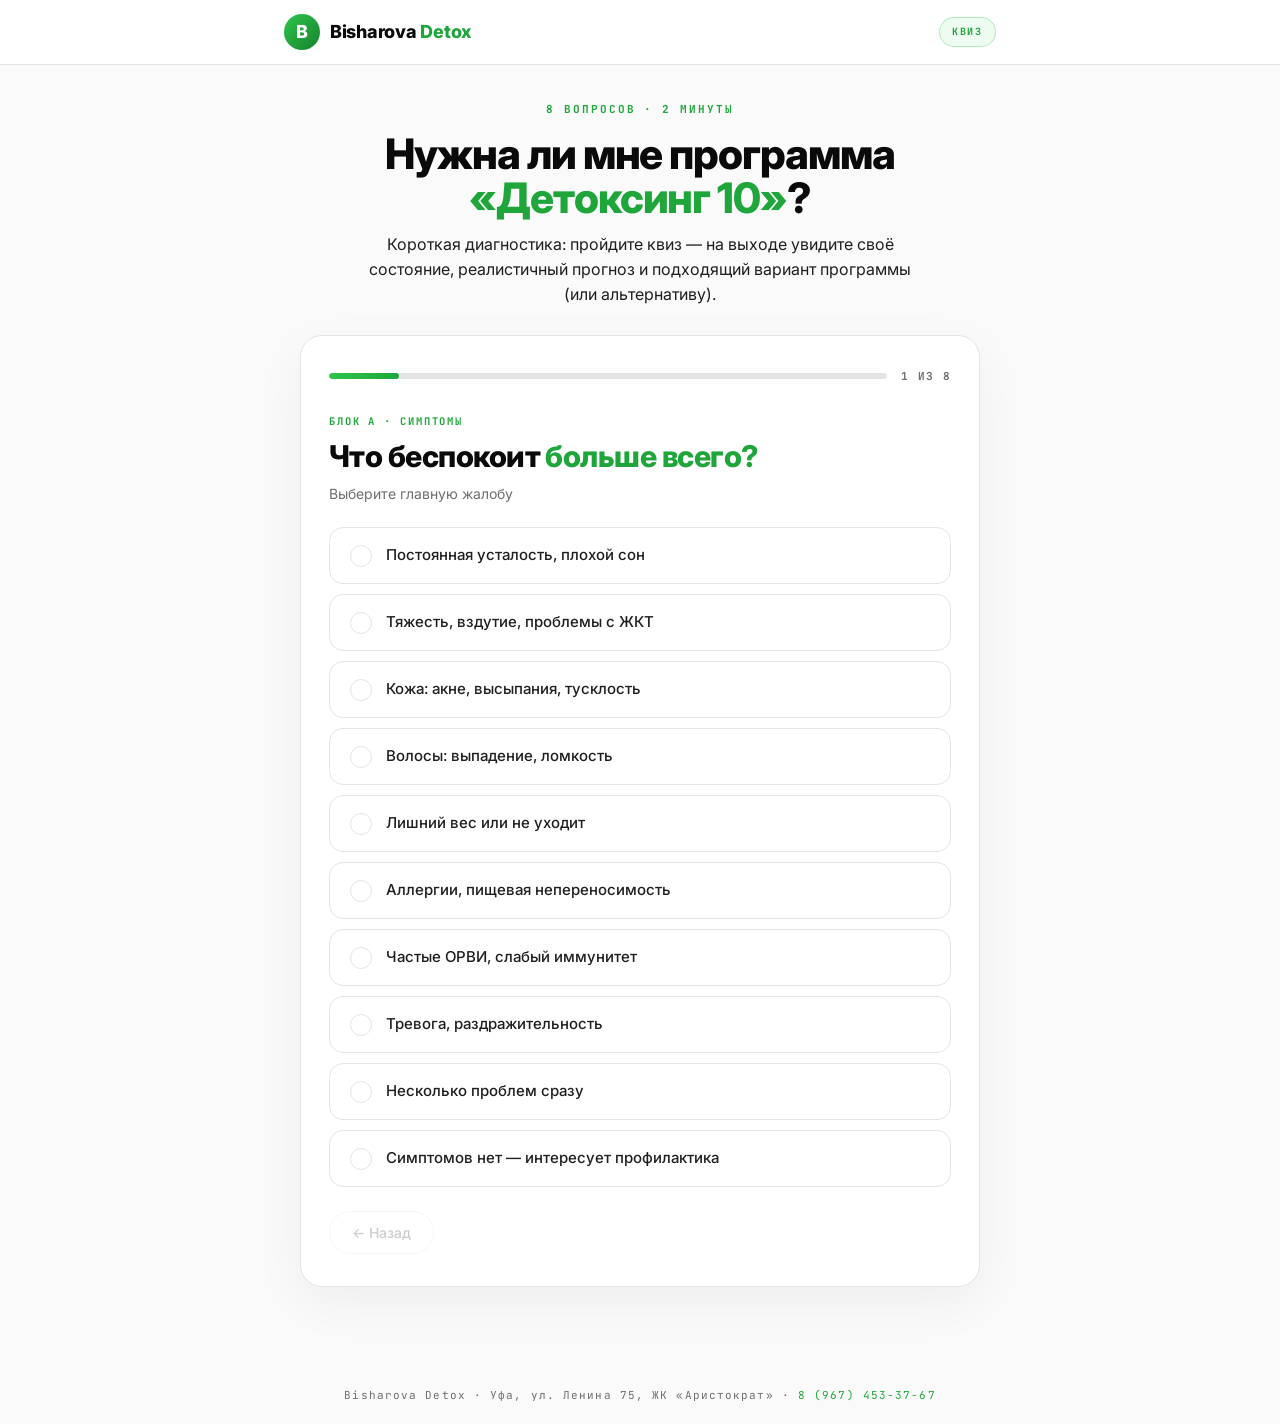
<file: quiz-program/index.html>
<!DOCTYPE html>
<html lang="ru">
<head>
<meta charset="UTF-8">
<meta name="viewport" content="width=device-width, initial-scale=1.0">
<title>Нужна ли мне программа «Детоксинг 10» · Bisharova Clinic</title>
<meta name="description" content="Короткий квиз: 8 вопросов — и вы понимаете состояние, риски и подходящий вариант программы.">
<link rel="preconnect" href="https://fonts.googleapis.com">
<link rel="preconnect" href="https://fonts.gstatic.com" crossorigin>
<link href="https://fonts.googleapis.com/css2?family=Instrument+Serif&family=Inter:wght@400;500;600;700;800&family=JetBrains+Mono:wght@500;600;700&display=swap" rel="stylesheet">
<style>
  :root{
    --bg:#FFFFFF;--bg-soft:#FAFAFA;--ink:#0A0A0A;--ink-soft:#1F1F1F;--muted:#6E6E6E;
    --line:#E4E4E4;--line-soft:#EFEFEF;
    --green:#2DC64C;--green-dark:#1FA63B;--green-deep:#15812C;
    --green-glow:rgba(45,198,76,0.18);--green-light:#A8F0B8;
    --amber:#D4A24A;--amber-bg:rgba(212,162,74,0.07);--amber-border:rgba(212,162,74,0.32);
    --red:#C44A4A;--red-bg:rgba(196,74,74,0.06);--red-border:rgba(196,74,74,0.28);
    --dark1:#0E1F12;--dark2:#1A3A22;
    --tg:#2AABEE;
  }
  *{box-sizing:border-box;margin:0;padding:0;-webkit-font-smoothing:antialiased}
  html{scroll-behavior:smooth}
  body{font-family:'Inter',sans-serif;color:var(--ink);font-weight:400;line-height:1.55;font-size:16px;background:var(--bg-soft);min-height:100vh}

  /* NAV */
  nav{position:sticky;top:0;background:rgba(255,255,255,0.94);backdrop-filter:blur(20px);border-bottom:1px solid var(--line);z-index:100}
  .nav-inner{max-width:760px;margin:0 auto;padding:14px 24px;display:flex;justify-content:space-between;align-items:center}
  .brand{display:flex;align-items:center;gap:10px;text-decoration:none;color:var(--ink)}
  .brand .badge{width:36px;height:36px;border-radius:50%;background:linear-gradient(135deg,var(--green),var(--green-deep));color:#fff;display:inline-flex;align-items:center;justify-content:center;font-family:'Inter',sans-serif;font-size:18px;font-weight:800;letter-spacing:-0.02em}
  .brand .name{font-family:'Inter',sans-serif;font-size:18px;font-weight:800;letter-spacing:-0.015em;color:var(--ink)}
  .brand .name b{font-weight:800;color:var(--green-dark)}
  .nav-tag{font-family:'JetBrains Mono',monospace;font-size:10px;letter-spacing:0.18em;text-transform:uppercase;color:var(--green-dark);font-weight:700;background:rgba(45,198,76,0.08);border:1px solid rgba(45,198,76,0.3);padding:6px 12px;border-radius:100px}

  /* MAIN */
  main{max-width:760px;margin:0 auto;padding:36px 20px 80px}

  /* INTRO */
  .intro{text-align:center;margin-bottom:28px}
  .intro h1{font-family:'Inter',sans-serif;font-weight:800;font-size:clamp(28px,5vw,42px);line-height:1.05;letter-spacing:-0.025em;color:var(--ink);margin-bottom:12px}
  .intro h1 em{font-style:normal;color:var(--green-dark);font-weight:800}
  .intro p{font-size:16px;color:var(--ink-soft);max-width:560px;margin:0 auto;line-height:1.55}
  .intro .meta{font-family:'JetBrains Mono',monospace;font-size:11px;letter-spacing:0.18em;text-transform:uppercase;color:var(--green-dark);margin-bottom:14px;font-weight:700}

  /* QUIZ CARD */
  .quiz-card{max-width:680px;margin:0 auto;background:#fff;border:1px solid var(--line);border-radius:22px;padding:32px 28px;box-shadow:0 16px 50px rgba(0,0,0,0.05)}

  /* PROGRESS */
  .progress{display:flex;align-items:center;gap:14px;margin-bottom:28px}
  .progress-bar{flex:1;height:6px;background:var(--line);border-radius:100px;overflow:hidden}
  .progress-fill{height:100%;background:linear-gradient(90deg,var(--green),var(--green-dark));width:12.5%;transition:width 0.4s ease;border-radius:100px}
  .progress-text{font-family:'JetBrains Mono',monospace;font-size:11px;letter-spacing:0.12em;color:var(--muted);text-transform:uppercase;font-weight:700;white-space:nowrap}

  /* QUESTION */
  .step{display:none}
  .step.active{display:block;animation:fadeIn 0.3s ease}
  @keyframes fadeIn{from{opacity:0;transform:translateY(8px)}to{opacity:1;transform:translateY(0)}}

  .q-block-label{font-family:'JetBrains Mono',monospace;font-size:10.5px;letter-spacing:0.18em;color:var(--green-dark);text-transform:uppercase;font-weight:700;margin-bottom:10px}
  .q-title{font-family:'Inter',sans-serif;font-weight:800;font-size:clamp(22px,3.6vw,30px);line-height:1.15;letter-spacing:-0.018em;color:var(--ink);margin-bottom:10px}
  .q-title em{font-style:normal;color:var(--green-dark);font-weight:800}
  .q-hint{font-size:14px;color:var(--muted);margin-bottom:22px}

  .options{display:flex;flex-direction:column;gap:10px;margin-bottom:24px}
  .opt{display:flex;align-items:flex-start;gap:14px;padding:16px 20px;border:1.5px solid var(--line);border-radius:14px;cursor:pointer;background:#fff;font-size:15px;color:var(--ink-soft);text-align:left;font-family:'Inter',sans-serif;line-height:1.4;font-weight:500;transition:all 0.15s;width:100%}
  .opt:hover{border-color:var(--green-dark);background:rgba(45,198,76,0.04);color:var(--ink)}
  .opt.selected{border-color:var(--green-dark);background:rgba(45,198,76,0.06);color:var(--ink);box-shadow:0 4px 14px rgba(45,198,76,0.12)}
  .opt .mark{flex-shrink:0;width:22px;height:22px;border:1.5px solid var(--line);border-radius:50%;position:relative;margin-top:1px;transition:all 0.15s}
  .opt.selected .mark{border-color:var(--green-dark);background:var(--green)}
  .opt.selected .mark::after{content:"";position:absolute;top:5px;left:5px;width:8px;height:8px;background:#fff;border-radius:50%}
  .opt .label{flex:1}

  .nav-row{display:flex;justify-content:space-between;align-items:center;gap:14px;flex-wrap:wrap}
  .btn-back{background:transparent;border:1.5px solid var(--line);color:var(--muted);padding:12px 22px;border-radius:100px;cursor:pointer;font-size:14px;font-family:'Inter',sans-serif;font-weight:500;transition:all 0.15s}
  .btn-back:hover:not(:disabled){border-color:var(--ink);color:var(--ink)}
  .btn-back:disabled{opacity:0.35;cursor:not-allowed}

  /* RESULT */
  .result{display:none}
  .result.active{display:block;animation:fadeIn 0.4s ease}
  .result-hero{text-align:center;margin-bottom:28px;padding:24px 8px}
  .result-hero .badge-status{display:inline-block;padding:8px 18px;border-radius:100px;font-family:'JetBrains Mono',monospace;font-size:11px;letter-spacing:0.18em;text-transform:uppercase;font-weight:700;margin-bottom:14px}
  .result-hero .badge-status.high{background:var(--red-bg);color:var(--red);border:1px solid var(--red-border)}
  .result-hero .badge-status.med{background:var(--amber-bg);color:var(--amber);border:1px solid var(--amber-border)}
  .result-hero .badge-status.low{background:rgba(45,198,76,0.08);color:var(--green-dark);border:1px solid rgba(45,198,76,0.32)}
  .result-hero h2{font-family:'Inter',sans-serif;font-weight:800;font-size:clamp(26px,4.5vw,36px);line-height:1.1;letter-spacing:-0.022em;color:var(--ink);margin-bottom:8px}
  .result-hero h2 em{font-style:normal;color:var(--green-dark);font-weight:800}
  .result-hero p{font-size:16px;color:var(--ink-soft);max-width:520px;margin:0 auto;line-height:1.55}

  /* CARDS */
  .card{background:#fff;border:1px solid var(--line);border-radius:18px;padding:24px;margin-bottom:14px}
  .card.dark{background:linear-gradient(135deg,var(--dark1) 0%,var(--dark2) 50%,var(--dark1) 100%);color:#fff;border:none;box-shadow:0 16px 40px rgba(0,0,0,0.18)}
  .card.warn{background:var(--amber-bg);border:1.5px solid var(--amber-border);border-left:5px solid var(--amber)}
  .card.alert{background:var(--red-bg);border:1.5px solid var(--red-border);border-left:5px solid var(--red)}
  .card .c-num{font-family:'JetBrains Mono',monospace;font-size:11px;letter-spacing:0.18em;color:var(--green-dark);text-transform:uppercase;font-weight:700;margin-bottom:8px;display:flex;align-items:center;gap:8px}
  .card.dark .c-num{color:var(--green-light)}
  .card.warn .c-num{color:var(--amber)}
  .card.alert .c-num{color:var(--red)}
  .card .c-num .step{background:currentColor;color:#fff;width:22px;height:22px;border-radius:50%;display:inline-flex;align-items:center;justify-content:center;font-size:11px;font-weight:800;font-family:'Inter',sans-serif}
  .card.dark .c-num .step{background:var(--green-light);color:var(--dark1)}
  .card.warn .c-num .step{background:var(--amber);color:#fff}
  .card.alert .c-num .step{background:var(--red);color:#fff}
  .card h3{font-family:'Inter',sans-serif;font-weight:800;font-size:22px;line-height:1.2;letter-spacing:-0.015em;color:var(--ink);margin-bottom:10px}
  .card.dark h3{color:#fff}
  .card p{font-size:15px;color:var(--ink-soft);line-height:1.55;margin-bottom:8px}
  .card p:last-child{margin-bottom:0}
  .card.dark p{color:rgba(255,255,255,0.88)}
  .card p b{font-weight:700;color:var(--ink)}
  .card.dark p b{color:#fff}
  .card ul{margin:8px 0 0;list-style:none}
  .card ul li{padding:5px 0 5px 18px;position:relative;font-size:14.5px;color:var(--ink-soft);line-height:1.5}
  .card ul li::before{content:"";position:absolute;left:0;top:11px;width:7px;height:7px;background:var(--green-dark);border-radius:50%}
  .card.warn ul li::before{background:var(--amber)}
  .card.alert ul li::before{background:var(--red)}
  .card.dark ul li{color:rgba(255,255,255,0.88)}
  .card.dark ul li::before{background:var(--green-light)}

  /* RECOMMENDATION (final card) */
  .reco-card{background:#fff;border:2px solid var(--green-dark);border-radius:20px;padding:28px;margin:18px 0 14px;text-align:center}
  .reco-card.dark{background:linear-gradient(135deg,var(--dark1) 0%,var(--dark2) 50%,var(--dark1) 100%);color:#fff;border:none;box-shadow:0 24px 60px rgba(0,0,0,0.22)}
  .reco-card .reco-label{font-family:'JetBrains Mono',monospace;font-size:11px;letter-spacing:0.18em;color:var(--green-dark);text-transform:uppercase;font-weight:700;margin-bottom:10px}
  .reco-card.dark .reco-label{color:var(--green-light)}
  .reco-card .reco-name{font-family:'Inter',sans-serif;font-weight:800;font-size:28px;color:var(--ink);margin-bottom:8px;letter-spacing:-0.02em;line-height:1.1}
  .reco-card.dark .reco-name{color:#fff}
  .reco-card .reco-price{font-family:'Inter',sans-serif;font-weight:800;font-size:48px;color:var(--ink);letter-spacing:-0.03em;line-height:1;margin-bottom:8px}
  .reco-card.dark .reco-price{color:#fff}
  .reco-card .reco-price .rub{font-size:0.5em;color:var(--ink);margin-left:6px;font-weight:600}
  .reco-card.dark .reco-price .rub{color:var(--amber)}
  .reco-card .reco-sub{font-size:14px;color:var(--muted);margin-bottom:18px;font-weight:500}
  .reco-card.dark .reco-sub{color:rgba(255,255,255,0.75)}
  .reco-card .installment{margin-top:14px;padding:10px 18px;background:rgba(45,198,76,0.08);border:1px solid rgba(45,198,76,0.3);border-radius:100px;display:inline-block;font-size:13px;color:var(--green-deep);font-weight:600}
  .reco-card.dark .installment{background:rgba(168,240,184,0.12);border-color:rgba(168,240,184,0.3);color:var(--green-light)}

  /* FORM */
  .form-card{background:var(--bg-soft);border:1px solid var(--line);border-radius:18px;padding:24px;margin-top:14px}
  .form-card h3{font-family:'Inter',sans-serif;font-weight:800;font-size:20px;color:var(--ink);margin-bottom:14px;letter-spacing:-0.012em}
  .form-card form{display:flex;flex-direction:column;gap:10px}
  .form-card input[type=text],.form-card input[type=tel]{padding:14px 16px;border:1.5px solid var(--line);border-radius:12px;font-family:'Inter',sans-serif;font-size:15px;outline:none;background:#fff;font-weight:500}
  .form-card input:focus{border-color:var(--green-dark)}
  .form-card label.consent{display:flex;gap:10px;font-size:12.5px;color:var(--muted);line-height:1.45;text-align:left;align-items:flex-start;margin:4px 0}
  .form-card label.consent input{margin-top:3px;flex-shrink:0}
  .form-card .btn-submit{padding:16px 26px;background:linear-gradient(135deg,var(--green),var(--green-dark));color:#fff;border:none;border-radius:14px;cursor:pointer;font-family:'Inter',sans-serif;font-size:16px;font-weight:700;letter-spacing:-0.005em;box-shadow:0 12px 28px var(--green-glow);transition:transform 0.15s}
  .form-card .btn-submit:hover{transform:translateY(-1px)}

  .channels{display:flex;justify-content:center;gap:10px;margin-top:18px;flex-wrap:wrap}
  .channels a{display:inline-flex;align-items:center;gap:8px;padding:12px 18px;border-radius:100px;text-decoration:none;font-size:14px;font-weight:600;line-height:1}
  .channels a.tg{background:var(--tg);color:#fff}
  .channels a.phone{background:#fff;border:1.5px solid var(--ink);color:var(--ink)}

  .restart-row{text-align:center;margin-top:20px}
  .restart-row a{font-family:'JetBrains Mono',monospace;font-size:12px;color:var(--muted);text-decoration:none;letter-spacing:0.06em;border-bottom:1px dashed var(--muted);padding-bottom:1px}
  .restart-row a:hover{color:var(--green-dark);border-color:var(--green-dark)}

  /* FOOTER */
  footer{max-width:760px;margin:0 auto;padding:20px;text-align:center;font-family:'JetBrains Mono',monospace;font-size:11px;letter-spacing:0.1em;color:var(--muted)}
  footer a{color:var(--green-dark);text-decoration:none}

  @media (max-width:600px){
    .quiz-card{padding:24px 18px;border-radius:18px}
    .opt{padding:14px 16px;font-size:14.5px}
    main{padding:24px 14px 60px}
    .card{padding:20px;border-radius:14px}
    .reco-card{padding:24px 18px}
    .reco-card .reco-price{font-size:42px}
  }
</style>
</head>
<body>

<nav>
  <div class="nav-inner">
    <a class="brand" href="/detoxing-10/">
      <div class="badge">B</div>
      <div class="name">Bisharova <b>Detox</b></div>
    </a>
    <div class="nav-tag">Квиз</div>
  </div>
</nav>

<main>
  <!-- ===== INTRO + QUIZ ===== -->
  <div id="quiz-view">
    <div class="intro">
      <div class="meta">8 вопросов · 2 минуты</div>
      <h1>Нужна ли мне программа <em>«Детоксинг 10»</em>?</h1>
      <p>Короткая диагностика: пройдите квиз — на выходе увидите своё состояние, реалистичный прогноз и подходящий вариант программы (или альтернативу).</p>
    </div>

    <div class="quiz-card">
      <div class="progress">
        <div class="progress-bar"><div class="progress-fill" id="fill"></div></div>
        <div class="progress-text" id="counter">1 из 8</div>
      </div>

      <!-- Q1 -->
      <div class="step active" data-step="1">
        <div class="q-block-label">Блок А · симптомы</div>
        <h2 class="q-title">Что беспокоит <em>больше всего?</em></h2>
        <p class="q-hint">Выберите главную жалобу</p>
        <div class="options">
          <button class="opt" data-q="1" data-v="energy"><span class="mark"></span><span class="label">Постоянная усталость, плохой сон</span></button>
          <button class="opt" data-q="1" data-v="gi"><span class="mark"></span><span class="label">Тяжесть, вздутие, проблемы с ЖКТ</span></button>
          <button class="opt" data-q="1" data-v="skin"><span class="mark"></span><span class="label">Кожа: акне, высыпания, тусклость</span></button>
          <button class="opt" data-q="1" data-v="hair"><span class="mark"></span><span class="label">Волосы: выпадение, ломкость</span></button>
          <button class="opt" data-q="1" data-v="weight"><span class="mark"></span><span class="label">Лишний вес или не уходит</span></button>
          <button class="opt" data-q="1" data-v="allergy"><span class="mark"></span><span class="label">Аллергии, пищевая непереносимость</span></button>
          <button class="opt" data-q="1" data-v="immune"><span class="mark"></span><span class="label">Частые ОРВИ, слабый иммунитет</span></button>
          <button class="opt" data-q="1" data-v="mood"><span class="mark"></span><span class="label">Тревога, раздражительность</span></button>
          <button class="opt" data-q="1" data-v="many"><span class="mark"></span><span class="label">Несколько проблем сразу</span></button>
          <button class="opt" data-q="1" data-v="none"><span class="mark"></span><span class="label">Симптомов нет — интересует профилактика</span></button>
        </div>
        <div class="nav-row"><button class="btn-back" disabled>← Назад</button></div>
      </div>

      <!-- Q2 -->
      <div class="step" data-step="2">
        <div class="q-block-label">Блок А · симптомы</div>
        <h2 class="q-title">Как давно <em>симптомы?</em></h2>
        <div class="options">
          <button class="opt" data-q="2" data-v="lt1"><span class="mark"></span><span class="label">Меньше года</span></button>
          <button class="opt" data-q="2" data-v="1to3"><span class="mark"></span><span class="label">1–3 года</span></button>
          <button class="opt" data-q="2" data-v="3to5"><span class="mark"></span><span class="label">3–5 лет</span></button>
          <button class="opt" data-q="2" data-v="gt5"><span class="mark"></span><span class="label">Больше 5 лет / «сколько помню»</span></button>
        </div>
        <div class="nav-row"><button class="btn-back">← Назад</button></div>
      </div>

      <!-- Q3 -->
      <div class="step" data-step="3">
        <div class="q-block-label">Блок А · симптомы</div>
        <h2 class="q-title">Как симптомы <em>влияют на жизнь?</em></h2>
        <div class="options">
          <button class="opt" data-q="3" data-v="strong"><span class="mark"></span><span class="label">Сильно — мешают работе, настроению, отношениям</span></button>
          <button class="opt" data-q="3" data-v="med"><span class="mark"></span><span class="label">Умеренно — терпимо, но устал(а) терпеть</span></button>
          <button class="opt" data-q="3" data-v="low"><span class="mark"></span><span class="label">Слабо — просто неудобство</span></button>
          <button class="opt" data-q="3" data-v="none"><span class="mark"></span><span class="label">Не влияют</span></button>
        </div>
        <div class="nav-row"><button class="btn-back">← Назад</button></div>
      </div>

      <!-- Q4 -->
      <div class="step" data-step="4">
        <div class="q-block-label">Блок Б · история</div>
        <h2 class="q-title">Что уже <em>пробовали?</em></h2>
        <div class="options">
          <button class="opt" data-q="4" data-v="nothing"><span class="mark"></span><span class="label">Ничего серьёзного</span></button>
          <button class="opt" data-q="4" data-v="bads"><span class="mark"></span><span class="label">БАДы, диеты, рекомендации из интернета</span></button>
          <button class="opt" data-q="4" data-v="docs"><span class="mark"></span><span class="label">Походы по врачам — без чёткого результата</span></button>
          <button class="opt" data-q="4" data-v="self"><span class="mark"></span><span class="label">Голодания, «чистки» самостоятельно</span></button>
          <button class="opt" data-q="4" data-v="meds"><span class="mark"></span><span class="label">Длительное лекарственное лечение</span></button>
        </div>
        <div class="nav-row"><button class="btn-back">← Назад</button></div>
      </div>

      <!-- Q5 -->
      <div class="step" data-step="5">
        <div class="q-block-label">Блок В · цель</div>
        <h2 class="q-title">Что хотите <em>получить?</em></h2>
        <div class="options">
          <button class="opt" data-q="5" data-v="reset"><span class="mark"></span><span class="label">Полную «перезагрузку» — убрать все симптомы</span></button>
          <button class="opt" data-q="5" data-v="specific"><span class="mark"></span><span class="label">Решить конкретную проблему (вес, кожа, ЖКТ)</span></button>
          <button class="opt" data-q="5" data-v="prevent"><span class="mark"></span><span class="label">Профилактика, чтобы не запустить</span></button>
          <button class="opt" data-q="5" data-v="understand"><span class="mark"></span><span class="label">Просто понять, что со мной</span></button>
        </div>
        <div class="nav-row"><button class="btn-back">← Назад</button></div>
      </div>

      <!-- Q6 -->
      <div class="step" data-step="6">
        <div class="q-block-label">Блок В · готовность</div>
        <h2 class="q-title">Готовы менять <em>привычки и образ жизни?</em></h2>
        <div class="options">
          <button class="opt" data-q="6" data-v="full"><span class="mark"></span><span class="label">Да, готов(а) к серьёзным изменениям</span></button>
          <button class="opt" data-q="6" data-v="soft"><span class="mark"></span><span class="label">Готов(а), но без жёстких ограничений</span></button>
          <button class="opt" data-q="6" data-v="procs"><span class="mark"></span><span class="label">Хочу решить процедурами, без диет</span></button>
          <button class="opt" data-q="6" data-v="no"><span class="mark"></span><span class="label">Не готов(а) — ищу «волшебную таблетку»</span></button>
        </div>
        <div class="nav-row"><button class="btn-back">← Назад</button></div>
      </div>

      <!-- Q7 -->
      <div class="step" data-step="7">
        <div class="q-block-label">Блок Г · ресурсы</div>
        <h2 class="q-title">Готовы выделить <em>10 дней на программу?</em></h2>
        <div class="options">
          <button class="opt" data-q="7" data-v="yes"><span class="mark"></span><span class="label">Да, полностью</span></button>
          <button class="opt" data-q="7" data-v="indiv"><span class="mark"></span><span class="label">Сложно с графиком — нужен индивидуальный</span></button>
          <button class="opt" data-q="7" data-v="short"><span class="mark"></span><span class="label">Только короткий вариант (3–5 дней)</span></button>
          <button class="opt" data-q="7" data-v="amb"><span class="mark"></span><span class="label">Нет — нужно амбулаторно</span></button>
        </div>
        <div class="nav-row"><button class="btn-back">← Назад</button></div>
      </div>

      <!-- Q8 -->
      <div class="step" data-step="8">
        <div class="q-block-label">Блок Г · ресурсы</div>
        <h2 class="q-title">Бюджет на <em>решение проблемы?</em></h2>
        <div class="options">
          <button class="opt" data-q="8" data-v="250"><span class="mark"></span><span class="label">275 000 ₽ — готов(а)</span></button>
          <button class="opt" data-q="8" data-v="350"><span class="mark"></span><span class="label">350 000 ₽ — готов(а) к индивидуальному</span></button>
          <button class="opt" data-q="8" data-v="install"><span class="mark"></span><span class="label">Нужна рассрочка</span></button>
          <button class="opt" data-q="8" data-v="diag"><span class="mark"></span><span class="label">Сейчас не готов(а) к большим суммам — начну с диагностики</span></button>
        </div>
        <div class="nav-row"><button class="btn-back">← Назад</button></div>
      </div>
    </div>
  </div>

  <!-- ===== RESULT VIEW ===== -->
  <div class="result" id="result-view">
    <div class="result-hero">
      <div class="badge-status" id="r-badge">Результат</div>
      <h2 id="r-title">Ваш персональный <em>отчёт</em></h2>
      <p id="r-subtitle">На основе ваших ответов мы подготовили рекомендации.</p>
    </div>

    <!-- 1. Состояние сейчас -->
    <div class="card" id="card-state">
      <div class="c-num"><span class="step">1</span>Ваше состояние сейчас</div>
      <h3 id="state-h">—</h3>
      <p id="state-p">—</p>
    </div>

    <!-- 2. Прогноз -->
    <div class="card" id="card-forecast">
      <div class="c-num"><span class="step">2</span>Что может быть, если не решать</div>
      <p id="forecast-intro">—</p>
      <ul id="forecast-list"></ul>
    </div>

    <!-- 3. Цель -->
    <div class="card" id="card-goal">
      <div class="c-num"><span class="step">3</span>Что вы хотите получить</div>
      <p id="goal-p">—</p>
    </div>

    <!-- 4. Готовность -->
    <div class="card" id="card-ready">
      <div class="c-num"><span class="step">4</span>Ваша готовность к решению</div>
      <h3 id="ready-h">—</h3>
      <p id="ready-p">—</p>
    </div>

    <!-- 5. Рекомендация -->
    <div class="reco-card" id="reco-card">
      <div class="reco-label">Что вам подходит</div>
      <div class="reco-name" id="reco-name">—</div>
      <div class="reco-price" id="reco-price">—</div>
      <div class="reco-sub" id="reco-sub">—</div>
      <div class="installment" id="installment-note" style="display:none">Доступна беспроцентная рассрочка 6 / 12 мес</div>
    </div>

    <!-- Form -->
    <div class="form-card">
      <h3>Записаться на консультацию</h3>
      <form id="lead-form" onsubmit="return submitForm(event)">
        <input type="text" name="name" placeholder="Ваше имя" required>
        <input type="tel" name="phone" placeholder="Телефон" required>
        <label class="consent"><input type="checkbox" required>Согласен на обработку персональных данных (152-ФЗ) и связь по указанному телефону</label>
        <button type="submit" class="btn-submit">Записаться на консультацию →</button>
      </form>
    </div>

    <div class="channels">
      <a class="phone" href="tel:+79674533767">📞 8 (967) 453-37-67</a>
      <a class="tg" href="https://t.me/+VxTpPPxuR19hMGFi" target="_blank" rel="noopener">✈ Telegram</a>
    </div>

    <div class="restart-row">
      <a href="javascript:location.reload()">пройти квиз заново</a>
    </div>
  </div>
</main>

<footer>
  Bisharova Detox · Уфа, ул. Ленина 75, ЖК «Аристократ» · <a href="tel:+79674533767">8 (967) 453-37-67</a>
</footer>

<script>
(function(){
  var answers = {};
  var total = 8;
  var current = 1;
  var quizView = document.getElementById('quiz-view');
  var resultView = document.getElementById('result-view');
  var fill = document.getElementById('fill');
  var counter = document.getElementById('counter');
  var card = document.querySelector('.quiz-card');

  function showStep(n){
    document.querySelectorAll('.step').forEach(function(s){ s.classList.remove('active'); });
    var sel = (n==='result') ? null : document.querySelector('.step[data-step="'+n+'"]');
    if(sel) sel.classList.add('active');
    if(n!=='result'){
      fill.style.width = (n/total*100)+'%';
      counter.textContent = n+' из '+total;
      current = n;
      window.scrollTo({top:0, behavior:'smooth'});
    }
  }

  function showResult(){
    renderResult();
    quizView.style.display = 'none';
    resultView.classList.add('active');
    window.scrollTo({top:0, behavior:'smooth'});
  }

  // Click handlers
  document.addEventListener('click', function(e){
    var opt = e.target.closest('.opt');
    if(opt){
      var q = opt.dataset.q;
      var v = opt.dataset.v;
      answers[q] = v;
      // mark
      opt.parentElement.querySelectorAll('.opt').forEach(function(o){ o.classList.remove('selected'); });
      opt.classList.add('selected');
      setTimeout(function(){
        var next = parseInt(q,10)+1;
        if(next>total) showResult();
        else showStep(next);
      }, 240);
      return;
    }
    var back = e.target.closest('.btn-back');
    if(back && !back.disabled){
      var prev = Math.max(1, current-1);
      showStep(prev);
    }
  });

  // ===== RESULT LOGIC =====
  function renderResult(){
    var a = answers;

    // SCORING
    // Severity: based on Q1 (which symptom), Q2 (duration), Q3 (impact)
    var sevScore = 0;
    if(a['1']==='many') sevScore += 3;
    else if(a['1']==='none') sevScore += 0;
    else sevScore += 1;
    if(a['2']==='gt5') sevScore += 3;
    else if(a['2']==='3to5') sevScore += 2;
    else if(a['2']==='1to3') sevScore += 1;
    if(a['3']==='strong') sevScore += 3;
    else if(a['3']==='med') sevScore += 2;
    else if(a['3']==='low') sevScore += 1;

    // sevScore range: 0-9
    // High: 6-9; Med: 3-5; Low: 0-2
    var sevLevel = sevScore>=6 ? 'high' : (sevScore>=3 ? 'med' : 'low');
    if(a['1']==='none') sevLevel = 'none';

    // Readiness: Q6 + Q7 + Q8
    var readyScore = 0;
    if(a['6']==='full') readyScore += 2; else if(a['6']==='soft') readyScore += 1;
    if(a['7']==='yes') readyScore += 2; else if(a['7']==='indiv') readyScore += 1;
    if(a['8']==='250' || a['8']==='350') readyScore += 2;
    else if(a['8']==='install') readyScore += 1;
    // 0-6
    var readyLevel = readyScore>=5 ? 'high' : (readyScore>=2 ? 'med' : 'low');

    // ===== HERO =====
    var badge = document.getElementById('r-badge');
    var title = document.getElementById('r-title');
    var sub = document.getElementById('r-subtitle');
    if(sevLevel==='high'){
      badge.className = 'badge-status high';
      badge.textContent = 'Высокая нагрузка';
      title.innerHTML = 'Симптомы накопились — <em>пора действовать</em>';
      sub.textContent = 'Уровень симптомов и их длительность указывают на серьёзную нагрузку. Чем дольше откладывать, тем труднее восстановиться.';
    } else if(sevLevel==='med'){
      badge.className = 'badge-status med';
      badge.textContent = 'Средняя нагрузка';
      title.innerHTML = 'Хронические сигналы — <em>стоит разобраться</em>';
      sub.textContent = 'Организм даёт устойчивые сигналы. Хорошее время не запустить и понять источник.';
    } else if(sevLevel==='low'){
      badge.className = 'badge-status low';
      badge.textContent = 'Лёгкие сигналы';
      title.innerHTML = 'Лёгкие симптомы — <em>профилактика на максимуме</em>';
      sub.textContent = 'Симптомы пока выражены слабо — самое время разобраться с причинами и не дать им развиться.';
    } else {
      badge.className = 'badge-status low';
      badge.textContent = 'Профилактика';
      title.innerHTML = 'Симптомов нет — <em>хороший момент для чек-апа</em>';
      sub.textContent = 'Это идеальная позиция: можно увидеть скрытые риски до того, как они станут проблемами.';
    }

    // ===== 1. STATE =====
    var stateH = document.getElementById('state-h');
    var stateP = document.getElementById('state-p');
    var symptomMap = {
      energy:'Постоянная усталость и плохой сон',
      gi:'Тяжесть, вздутие и нарушения ЖКТ',
      skin:'Проблемы с кожей — акне, высыпания, тусклость',
      hair:'Проблемы с волосами — выпадение, ломкость',
      weight:'Сложности с весом',
      allergy:'Аллергии и пищевая непереносимость',
      immune:'Снижение иммунитета, частые ОРВИ',
      mood:'Тревога, раздражительность',
      many:'Несколько хронических проблем одновременно',
      none:'Сейчас выраженных симптомов нет'
    };
    var durationMap = {lt1:'меньше года','1to3':'от 1 до 3 лет','3to5':'3–5 лет',gt5:'больше 5 лет'};
    var impactMap = {strong:'сильно влияют на качество жизни',med:'умеренно влияют, но устали терпеть',low:'влияют слабо',none:'не влияют'};
    stateH.textContent = symptomMap[a['1']] || '—';
    if(a['1']==='none'){
      stateP.innerHTML = 'Вы пришли за профилактикой. Это редкий и сознательный выбор — проверить состояние до того, как появятся симптомы.';
    } else {
      stateP.innerHTML = 'Длительность: <b>' + (durationMap[a['2']]||'') + '</b>. Симптомы ' + (impactMap[a['3']]||'') + '. ' +
        (sevLevel==='high' ? 'Это уже не «временное недомогание» — это устойчивая нагрузка на организм, требующая комплексного подхода.' :
         sevLevel==='med' ? 'Это хронический паттерн — без вмешательства симптомы редко уходят сами.' :
         'Это сигналы, но пока умеренные — есть пространство для манёвра.');
    }

    // ===== 2. FORECAST =====
    var fIntro = document.getElementById('forecast-intro');
    var fList = document.getElementById('forecast-list');
    fList.innerHTML = '';
    if(sevLevel==='high'){
      fIntro.innerHTML = 'При <b>длительном сохранении текущих симптомов</b> без диагностики и работы с причиной риски повышены:';
      ['Хронические заболевания ЖКТ (гастрит, холецистит, дискинезия желчных путей)',
       'Желчекаменная болезнь и необходимость хирургического вмешательства',
       'Стойкое снижение иммунитета и частые инфекции',
       'Метаболические нарушения, рост веса, инсулинорезистентность',
       'Ускорение «биологического» старения — кожа, волосы, тонус мышц'].forEach(function(t){
        var li = document.createElement('li'); li.textContent = t; fList.appendChild(li);
      });
    } else if(sevLevel==='med'){
      fIntro.innerHTML = 'Если ничего не менять — со временем возможно:';
      ['Усиление и появление новых симптомов',
       'Формирование хронических заболеваний ЖКТ через 2–5 лет',
       'Снижение работоспособности и качества жизни'].forEach(function(t){
        var li = document.createElement('li'); li.textContent = t; fList.appendChild(li);
      });
    } else if(sevLevel==='low'){
      fIntro.innerHTML = 'Сейчас риски умеренные, но <b>симптомы редко проходят сами</b>:';
      ['При накоплении факторов (стресс, питание, экология) могут усилиться',
       'Через 5–10 лет могут стать хроническими диагнозами',
       'Лучшее время — разобраться сейчас, когда «откатить» легче'].forEach(function(t){
        var li = document.createElement('li'); li.textContent = t; fList.appendChild(li);
      });
    } else {
      fIntro.innerHTML = 'У профилактического подхода практически нет рисков — он выявляет скрытые отклонения до того, как они станут проблемой.';
    }

    // ===== 3. GOAL =====
    var goalP = document.getElementById('goal-p');
    var goalMap = {
      reset:'Вы хотите комплексную <b>«перезагрузку»</b> — чтобы все симптомы ушли, и тело снова работало без сбоев. Это реалистичная цель при правильно подобранной программе.',
      specific:'Вы хотите <b>решить конкретную проблему</b>. Это рабочий подход — но важно понимать, что у частной проблемы (например, лишний вес или кожа) часто есть системная причина (ЖКТ, желчь, токсическая нагрузка).',
      prevent:'Вы хотите <b>не запустить</b> ситуацию. Это самый зрелый запрос — большинство приходит уже с симптомами.',
      understand:'Вы хотите <b>понять, что с вами происходит</b>. Для этого нужна диагностика — анализ желчи, копрограмма, базовый чек-ап. Без понимания причины любые процедуры — наугад.'
    };
    goalP.innerHTML = goalMap[a['5']] || '—';

    // ===== 4. READINESS =====
    var readyH = document.getElementById('ready-h');
    var readyP = document.getElementById('ready-p');
    if(readyLevel==='high'){
      readyH.textContent = 'Высокая';
      readyP.innerHTML = 'Вы готовы к серьёзным изменениям, можете выделить время и ресурсы. Это <b>самый эффективный сценарий</b> — программа даёт максимум при таком уровне вовлечённости.';
    } else if(readyLevel==='med'){
      readyH.textContent = 'Средняя';
      readyP.innerHTML = 'Готовность частичная — есть ограничения по графику, бюджету или мотивации. Это не блокер, но <b>имеет смысл выбрать формат под себя</b> (индивидуальный, рассрочка, или сначала диагностика).';
    } else {
      readyH.textContent = 'Низкая';
      var notReady = a['6']==='no' || a['6']==='procs';
      readyP.innerHTML = (notReady ?
        '<b>Честно:</b> программа очищения сама по себе не даёт «волшебной» перезагрузки, если после неё вы возвращаетесь к прежним привычкам питания и образа жизни. Эффект будет частичным и временным.<br><br>' : '') +
        'Сейчас разумно <b>начать с диагностики</b> — полного чек-апа за 33 150 ₽ по акции (вместо 44 500 ₽). Он покажет, что происходит с желчью, печенью и ЖКТ, а на разборе результатов врач скажет, нужна ли вам программа и какая.';
    }

    // ===== 5. RECOMMENDATION =====
    var rCard = document.getElementById('reco-card');
    var rName = document.getElementById('reco-name');
    var rPrice = document.getElementById('reco-price');
    var rSub = document.getElementById('reco-sub');
    var installNote = document.getElementById('installment-note');

    var recommendation = 'checkup'; // default
    if(a['8']==='diag' || a['1']==='none' || a['5']==='understand' || readyLevel==='low' || sevLevel==='low' || sevLevel==='none'){
      recommendation = 'checkup';
    } else if(a['7']==='indiv' || (sevLevel==='high' && a['8']==='350')){
      recommendation = 'indiv';
    } else if(a['7']==='yes' && (a['8']==='250' || a['8']==='install') && (sevLevel==='high' || sevLevel==='med')){
      recommendation = 'group';
    } else if(sevLevel==='high' || sevLevel==='med'){
      recommendation = 'group';
    }

    if(recommendation==='indiv'){
      rCard.classList.add('dark');
      rName.textContent = 'Индивидуальная программа';
      rPrice.innerHTML = '350 000<span class="rub">₽</span>';
      rSub.textContent = '10 дней · 1 место · отдельная ВИП-комната · капельница NAD+ · гибкий график';
    } else if(recommendation==='group'){
      rCard.classList.remove('dark');
      rCard.style.borderColor = 'var(--green-dark)';
      rName.innerHTML = 'Групповая программа <span style="font-size:13px;background:var(--green-dark);color:#fff;padding:3px 10px;border-radius:100px;letter-spacing:0.08em;text-transform:uppercase;vertical-align:middle;margin-left:6px;font-weight:700">популярное</span>';
      rPrice.innerHTML = '275 000<span class="rub">₽</span>';
      rSub.textContent = '10 дней · группа до 7 человек · все процедуры';
    } else { // checkup
      rCard.classList.remove('dark');
      rName.textContent = 'Чек-ап — начните с диагностики';
      rPrice.innerHTML = '33 150<span class="rub">₽</span>';
      rSub.textContent = 'Полная диагностика за 1 день · 9:00–14:00 · по акции вместо 44 500 ₽ · результаты через 1–3 дня';
    }

    if(a['8']==='install'){
      installNote.style.display = 'inline-block';
    }

    // store recommendation for form submission
    window._reco = {
      type: recommendation,
      name: rName.textContent.replace(/\s+популярное/i,'').trim(),
      sev: sevLevel,
      ready: readyLevel,
      answers: a
    };
  }

  // ===== FORM =====
  window.submitForm = function(e){
    e.preventDefault();
    var f = e.target;
    var name = f.elements['name'].value;
    var phone = f.elements['phone'].value;
    var reco = window._reco || {};
    alert('Спасибо, ' + name + '! Мы свяжемся с вами по телефону ' + phone + ' в течение дня.\n\nРекомендация: ' + (reco.name||''));
    setTimeout(function(){ window.open('https://t.me/+VxTpPPxuR19hMGFi','_blank'); }, 300);
    return false;
  };
})();
</script>

</body>
</html>
</file>
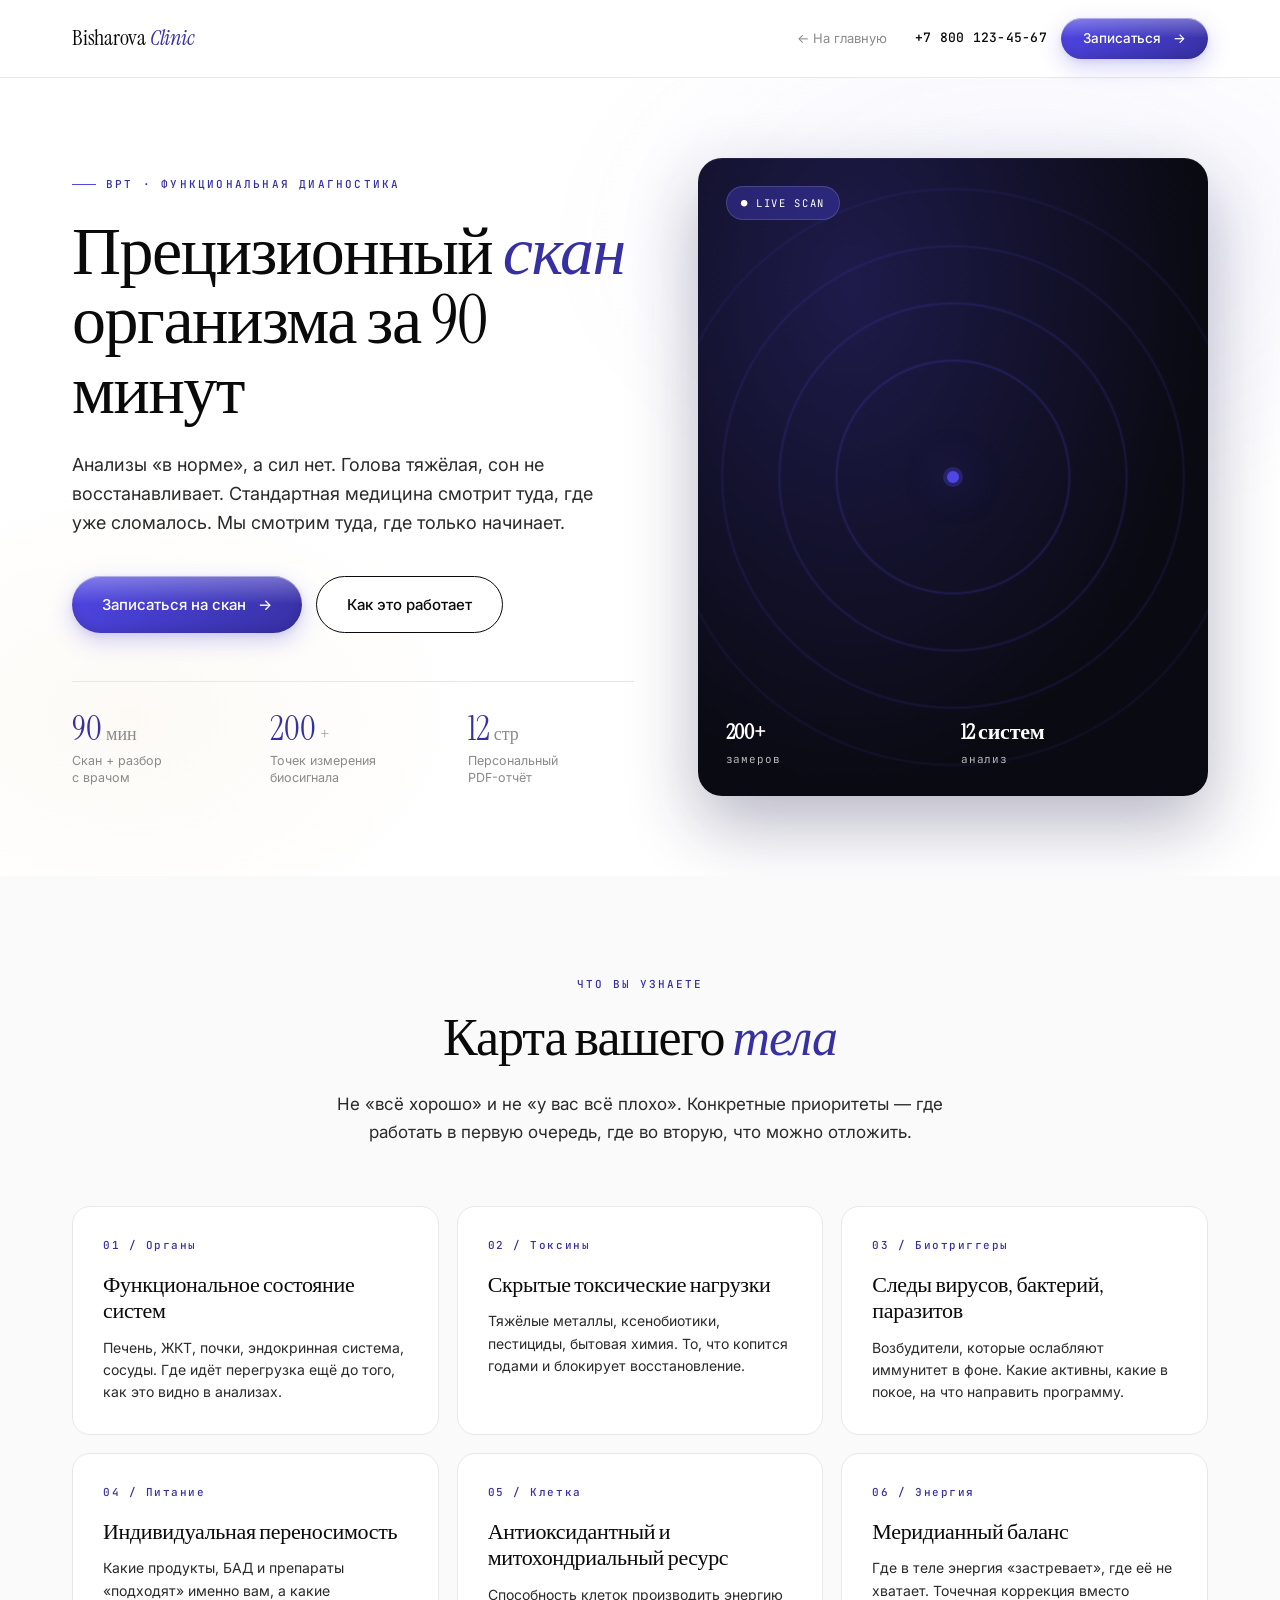
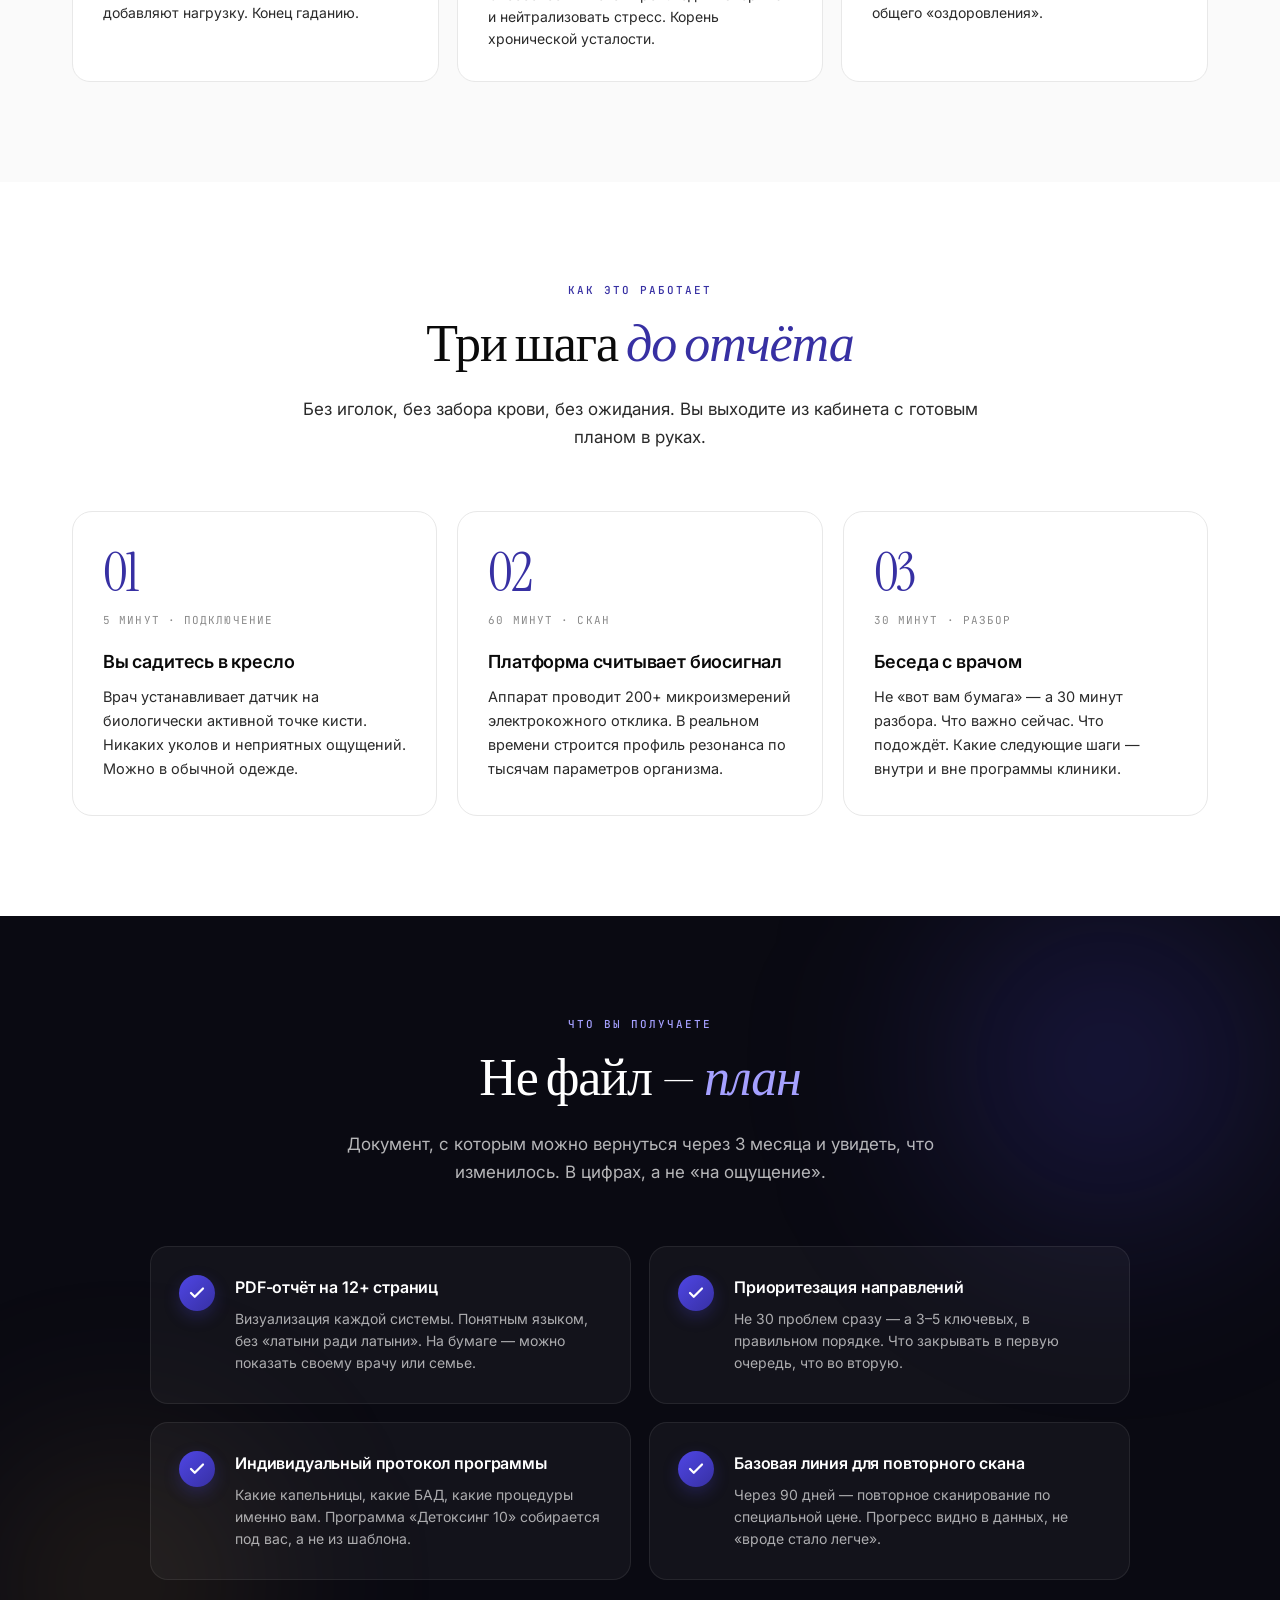
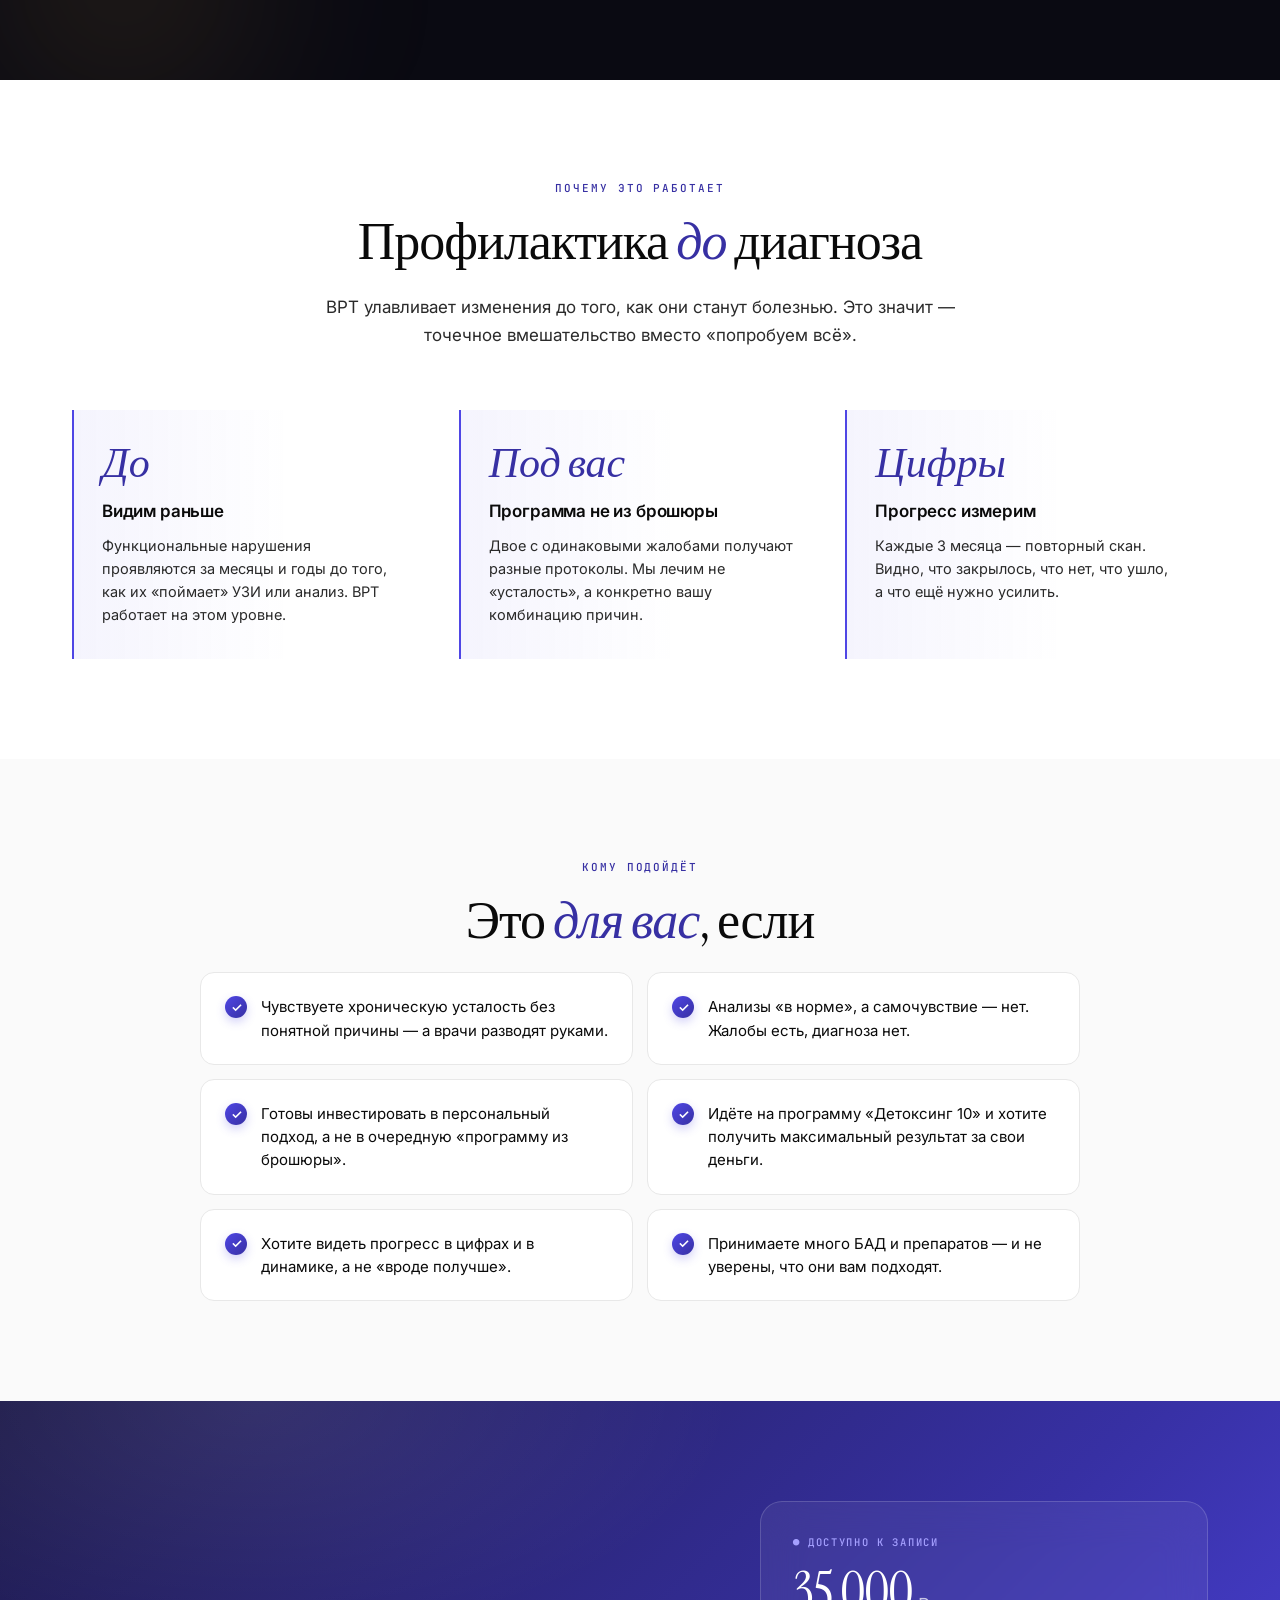
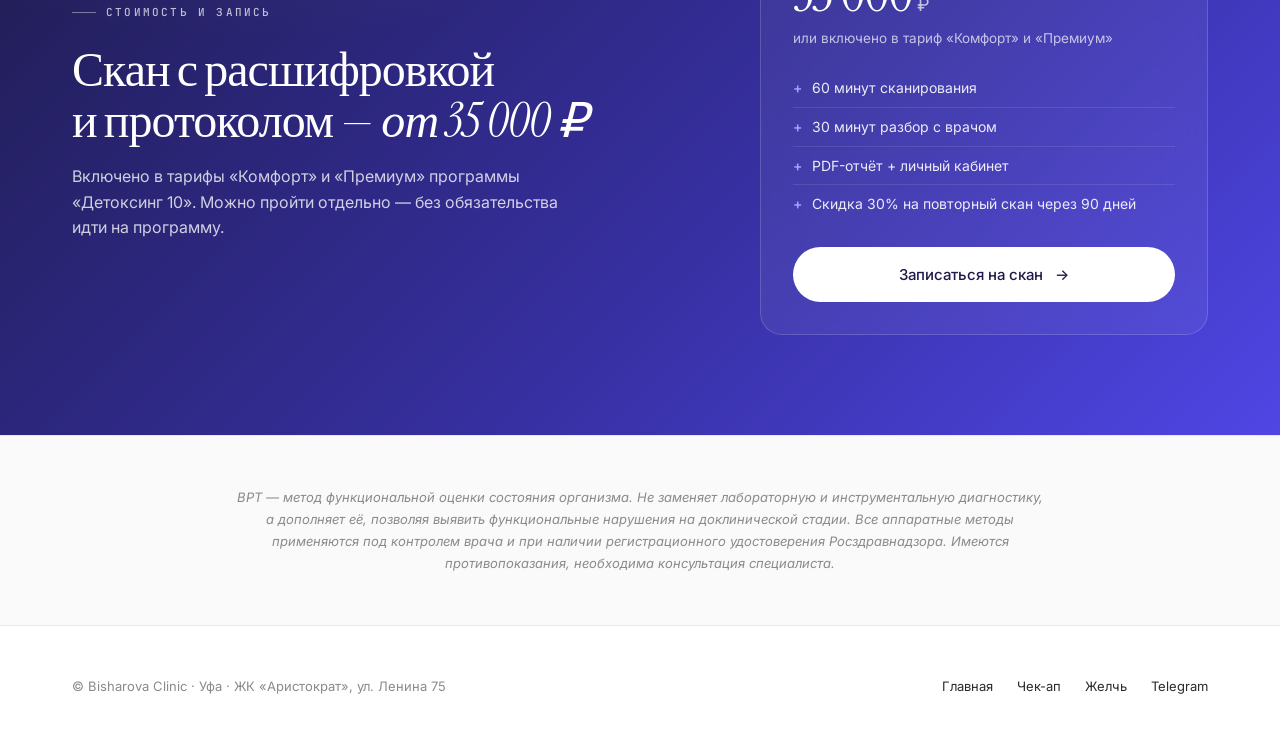
<file: vrt/index.html>
<!DOCTYPE html>
<html lang="ru">
<head>
<meta charset="UTF-8">
<meta name="viewport" content="width=device-width, initial-scale=1.0">
<title>ВРТ-диагностика · Прецизионный скан организма · Bisharova Clinic</title>
<meta name="description" content="ВРТ — вегетативно-резонансное тестирование. Функциональный скан организма за 90 минут. Карта скрытых перегрузок и персональный протокол. Bisharova Clinic, Уфа.">
<link rel="preconnect" href="https://fonts.googleapis.com">
<link rel="preconnect" href="https://fonts.gstatic.com" crossorigin>
<link href="https://fonts.googleapis.com/css2?family=Instrument+Serif:ital@0;1&family=Inter:wght@300;400;500;600;700;800&family=JetBrains+Mono:wght@400;500&display=swap" rel="stylesheet">
<style>
  :root{
    --bg:#FFFFFF;--bg-soft:#FAFAFA;--bg-deep:#0A0A12;
    --ink:#0A0A0A;--ink-soft:#2A2A2A;--muted:#8A8A8A;
    --line:#E8E8E8;--line-soft:#F0F0F0;
    /* indigo / violet accent — NOT green */
    --accent:#4F46E5;--accent-dark:#3730A3;--accent-deep:#1E1B4B;
    --accent-glow:rgba(79,70,229,0.25);
    --accent-soft:rgba(79,70,229,0.06);
    --gold:#D4A24A;--gold-glow:rgba(212,162,74,0.18);
    --tg:#2AABEE;
  }
  *{box-sizing:border-box;margin:0;padding:0}
  html{scroll-behavior:smooth}
  body{background:var(--bg);color:var(--ink);font-family:'Inter',sans-serif;font-weight:400;-webkit-font-smoothing:antialiased;line-height:1.55;overflow-x:hidden}
  .wrap{max-width:1200px;margin:0 auto;padding:0 32px}

  /* NAV */
  nav{position:sticky;top:0;background:rgba(255,255,255,0.85);backdrop-filter:blur(20px);border-bottom:1px solid var(--line);z-index:100}
  .nav-inner{display:flex;justify-content:space-between;align-items:center;padding:18px 32px;max-width:1200px;margin:0 auto}
  .logo{font-family:'Instrument Serif',serif;font-size:22px;font-weight:400;letter-spacing:-0.01em;color:var(--ink);text-decoration:none}
  .logo em{font-style:italic;color:var(--accent-dark)}
  .nav-actions{display:flex;align-items:center;gap:14px}
  .nav-phone{font-family:'JetBrains Mono',monospace;font-size:13px;font-weight:500;color:var(--ink);text-decoration:none;letter-spacing:0.02em;white-space:nowrap;transition:color 0.2s}
  .nav-phone:hover{color:var(--accent-dark)}
  .nav-back{display:inline-flex;align-items:center;gap:6px;font-size:13px;color:var(--muted);text-decoration:none;padding:8px 14px;border-radius:100px;transition:all 0.2s}
  .nav-back:hover{color:var(--ink);background:var(--bg-soft)}

  /* BUTTONS */
  .btn{display:inline-flex;align-items:center;gap:12px;padding:16px 30px;font-family:'Inter',sans-serif;font-size:15px;font-weight:500;border-radius:100px;border:none;cursor:pointer;transition:all 0.3s;text-decoration:none;position:relative;overflow:hidden}
  .btn-primary{background:linear-gradient(135deg,var(--accent) 0%,var(--accent-dark) 100%);color:#fff;box-shadow:0 1px 0 rgba(255,255,255,0.4) inset,0 -4px 8px rgba(0,0,0,0.1) inset,0 8px 22px var(--accent-glow),0 2px 6px rgba(0,0,0,0.08)}
  .btn-primary::before{content:"";position:absolute;top:0;left:0;right:0;height:50%;background:linear-gradient(180deg,rgba(255,255,255,0.3),transparent);pointer-events:none}
  .btn-primary:hover{transform:translateY(-1px)}
  .btn-line{background:#fff;color:var(--ink);border:1px solid var(--ink)}
  .btn-line:hover{background:var(--ink);color:#fff}
  .btn .arrow{transition:transform 0.3s;position:relative;z-index:2}
  .btn:hover .arrow{transform:translateX(4px)}

  /* HERO */
  .hero{padding:80px 0 80px;position:relative;overflow:hidden;background:var(--bg)}
  .hero::before{
    content:"";position:absolute;inset:0;
    background:
      radial-gradient(800px 500px at 80% 20%, var(--accent-soft), transparent 60%),
      radial-gradient(600px 400px at 10% 80%, rgba(212,162,74,0.05), transparent 60%);
    pointer-events:none;z-index:0;
  }
  .hero .wrap{position:relative;z-index:1}
  .hero-grid{display:grid;grid-template-columns:1.1fr 1fr;gap:64px;align-items:center}
  .kicker{font-family:'JetBrains Mono',monospace;font-size:11px;letter-spacing:0.2em;text-transform:uppercase;color:var(--accent-dark);margin-bottom:24px;font-weight:500;display:inline-flex;align-items:center;gap:10px}
  .kicker::before{content:"";width:24px;height:1px;background:var(--accent)}
  .hero h1{font-family:'Instrument Serif',serif;font-weight:400;font-size:clamp(40px,5.4vw,68px);line-height:1.02;letter-spacing:-0.022em;margin-bottom:26px;color:var(--ink)}
  .hero h1 em{font-style:italic;color:var(--accent-dark)}
  .hero .lead{font-size:18px;color:var(--ink-soft);line-height:1.6;margin-bottom:38px;max-width:540px}
  .hero-buttons{display:flex;gap:14px;flex-wrap:wrap}
  .hero-mini{display:flex;gap:32px;margin-top:48px;padding-top:30px;border-top:1px solid var(--line)}
  .hero-mini-item{flex:1}
  .hero-mini-num{font-family:'Instrument Serif',serif;font-size:34px;line-height:1;color:var(--accent-dark);margin-bottom:6px}
  .hero-mini-num .u{font-size:18px;color:var(--muted);margin-left:4px}
  .hero-mini-label{font-size:12.5px;color:var(--muted);line-height:1.4}

  /* HERO VISUAL — abstract scan */
  .hero-visual{position:relative;aspect-ratio:4/5;border-radius:24px;overflow:hidden;
    background:radial-gradient(at 30% 20%, #1E1B4B 0%, #0A0A12 70%);
    box-shadow:0 28px 70px rgba(30,27,75,0.32),0 1px 0 rgba(255,255,255,0.06) inset}
  .hero-visual::before{
    content:"";position:absolute;inset:0;
    background:
      radial-gradient(circle at 50% 50%, transparent 0%, transparent 28%, rgba(79,70,229,0.22) 28.5%, transparent 29%),
      radial-gradient(circle at 50% 50%, transparent 0%, transparent 42%, rgba(79,70,229,0.18) 42.5%, transparent 43%),
      radial-gradient(circle at 50% 50%, transparent 0%, transparent 56%, rgba(79,70,229,0.14) 56.5%, transparent 57%),
      radial-gradient(circle at 50% 50%, transparent 0%, transparent 70%, rgba(79,70,229,0.10) 70.5%, transparent 71%);
    animation:pulse 4s ease-in-out infinite;
  }
  .hero-visual::after{
    content:"";position:absolute;top:50%;left:50%;width:12px;height:12px;border-radius:50%;
    background:var(--accent);
    box-shadow:0 0 0 4px rgba(79,70,229,0.3),0 0 40px var(--accent);
    transform:translate(-50%,-50%);
  }
  @keyframes pulse{0%,100%{opacity:0.7}50%{opacity:1}}
  .hero-visual-overlay{position:absolute;inset:0;padding:28px;display:flex;flex-direction:column;justify-content:space-between;z-index:2}
  .hv-tag{align-self:flex-start;font-family:'JetBrains Mono',monospace;font-size:10.5px;letter-spacing:0.16em;text-transform:uppercase;color:#fff;background:rgba(79,70,229,0.35);border:1px solid rgba(255,255,255,0.15);padding:8px 14px;border-radius:100px;backdrop-filter:blur(10px)}
  .hv-meta{display:grid;grid-template-columns:1fr 1fr;gap:16px;color:#fff}
  .hv-meta-item{font-family:'JetBrains Mono',monospace;font-size:11px;letter-spacing:0.08em;color:rgba(255,255,255,0.7)}
  .hv-meta-item b{display:block;font-family:'Instrument Serif',serif;font-size:22px;color:#fff;letter-spacing:-0.01em;margin-bottom:2px}

  /* SECTION BASE */
  section{padding:100px 0;position:relative}
  .section-kicker{font-family:'JetBrains Mono',monospace;font-size:11px;letter-spacing:0.18em;text-transform:uppercase;color:var(--accent-dark);margin-bottom:18px;font-weight:500;text-align:center}
  .section-title{font-family:'Instrument Serif',serif;font-weight:400;font-size:clamp(36px,4.6vw,52px);line-height:1.05;letter-spacing:-0.02em;margin-bottom:24px;text-align:center}
  .section-title em{font-style:italic;color:var(--accent-dark)}
  .section-sub{font-size:17px;color:var(--ink-soft);line-height:1.65;text-align:center;max-width:680px;margin:0 auto 60px}

  /* DISCOVER (what you'll learn) */
  .discover{background:var(--bg-soft)}
  .discover-grid{display:grid;grid-template-columns:repeat(3,1fr);gap:18px}
  .disc-card{background:var(--bg);border:1px solid var(--line);border-radius:18px;padding:30px;transition:all 0.3s}
  .disc-card:hover{transform:translateY(-2px);box-shadow:0 18px 40px rgba(0,0,0,0.06);border-color:rgba(79,70,229,0.3)}
  .disc-num{font-family:'JetBrains Mono',monospace;font-size:11px;letter-spacing:0.14em;color:var(--accent-dark);margin-bottom:18px;font-weight:500}
  .disc-card h4{font-family:'Instrument Serif',serif;font-weight:400;font-size:22px;line-height:1.2;letter-spacing:-0.015em;margin-bottom:12px;color:var(--ink)}
  .disc-card p{font-size:14px;color:var(--ink-soft);line-height:1.6}

  /* HOW IT WORKS */
  .how-grid{display:grid;grid-template-columns:repeat(3,1fr);gap:20px;margin-top:20px}
  .how-step{background:var(--bg);border:1px solid var(--line);border-radius:20px;padding:34px 30px;position:relative;transition:all 0.3s;overflow:hidden}
  .how-step::before{content:"";position:absolute;top:0;left:0;right:0;height:3px;background:linear-gradient(90deg,var(--accent),var(--accent-dark));transform:scaleX(0);transform-origin:left;transition:transform 0.4s}
  .how-step:hover{transform:translateY(-3px);box-shadow:0 22px 50px rgba(0,0,0,0.07);border-color:rgba(79,70,229,0.3)}
  .how-step:hover::before{transform:scaleX(1)}
  .step-num{font-family:'Instrument Serif',serif;font-size:54px;line-height:1;color:var(--accent-dark);letter-spacing:-0.04em;margin-bottom:12px;display:block}
  .how-step h4{font-family:'Inter',sans-serif;font-weight:600;font-size:18px;letter-spacing:-0.01em;margin-bottom:10px;color:var(--ink)}
  .how-step .meta{font-family:'JetBrains Mono',monospace;font-size:11px;letter-spacing:0.1em;color:var(--muted);margin-bottom:18px;text-transform:uppercase}
  .how-step p{font-size:14.5px;color:var(--ink-soft);line-height:1.65}

  /* RECEIVE — what you get */
  .receive{background:var(--bg-deep);color:#fff;position:relative;overflow:hidden}
  .receive::before{content:"";position:absolute;top:-20%;right:-10%;width:600px;height:600px;background:radial-gradient(circle,var(--accent-glow),transparent 60%);filter:blur(80px);pointer-events:none}
  .receive::after{content:"";position:absolute;bottom:-20%;left:-10%;width:500px;height:500px;background:radial-gradient(circle,rgba(212,162,74,0.15),transparent 60%);filter:blur(80px);pointer-events:none}
  .receive .wrap{position:relative;z-index:1}
  .receive .section-kicker{color:#A5A0FF}
  .receive .section-title{color:#fff}
  .receive .section-title em{color:#A5A0FF}
  .receive .section-sub{color:rgba(255,255,255,0.7)}
  .receive-grid{display:grid;grid-template-columns:repeat(2,1fr);gap:18px;max-width:980px;margin:0 auto}
  .rec-item{background:rgba(255,255,255,0.04);border:1px solid rgba(255,255,255,0.08);border-radius:18px;padding:28px;display:flex;gap:20px;transition:all 0.3s}
  .rec-item:hover{background:rgba(79,70,229,0.08);border-color:rgba(79,70,229,0.3);transform:translateY(-2px)}
  .rec-check{flex:0 0 36px;height:36px;border-radius:50%;background:linear-gradient(135deg,var(--accent),var(--accent-dark));display:flex;align-items:center;justify-content:center;color:#fff;font-weight:600;box-shadow:0 6px 16px var(--accent-glow)}
  .rec-check svg{width:18px;height:18px}
  .rec-body h4{font-family:'Inter',sans-serif;font-weight:600;font-size:16px;color:#fff;margin-bottom:8px;letter-spacing:-0.01em}
  .rec-body p{font-size:14px;color:rgba(255,255,255,0.65);line-height:1.6}

  /* WHY */
  .why-grid{display:grid;grid-template-columns:repeat(3,1fr);gap:24px;margin-top:24px}
  .why-card{padding:32px 28px;border-left:2px solid var(--accent);background:linear-gradient(90deg,var(--accent-soft),transparent 60%);border-radius:0 16px 16px 0}
  .why-card .pic{font-family:'Instrument Serif',serif;font-size:42px;line-height:1;color:var(--accent-dark);margin-bottom:14px;font-style:italic}
  .why-card h4{font-family:'Inter',sans-serif;font-weight:600;font-size:17px;margin-bottom:10px;letter-spacing:-0.01em}
  .why-card p{font-size:14.5px;color:var(--ink-soft);line-height:1.6}

  /* FOR-YOU-IF */
  .foryou{background:var(--bg-soft)}
  .foryou-grid{display:grid;grid-template-columns:repeat(2,1fr);gap:14px;max-width:880px;margin:0 auto}
  .fy-row{display:flex;align-items:flex-start;gap:14px;background:var(--bg);padding:22px 24px;border-radius:14px;border:1px solid var(--line)}
  .fy-row .dot{flex:0 0 22px;height:22px;border-radius:50%;background:linear-gradient(135deg,var(--accent),var(--accent-dark));display:flex;align-items:center;justify-content:center;color:#fff;font-size:13px;font-weight:600;margin-top:1px;box-shadow:0 4px 10px var(--accent-glow)}
  .fy-row p{font-size:15px;color:var(--ink);line-height:1.55}

  /* PRICE BAR */
  .pricebar{background:linear-gradient(135deg,#1E1B4B 0%, #3730A3 60%, #4F46E5 100%);color:#fff;position:relative;overflow:hidden}
  .pricebar::before{content:"";position:absolute;inset:0;background:radial-gradient(800px 400px at 20% 0%, rgba(255,255,255,0.08), transparent 60%);pointer-events:none}
  .pb-grid{display:grid;grid-template-columns:1.4fr 1fr;gap:60px;align-items:center;position:relative;z-index:1}
  .pb-left .kicker{color:rgba(255,255,255,0.7)}
  .pb-left .kicker::before{background:rgba(255,255,255,0.4)}
  .pb-left h2{font-family:'Instrument Serif',serif;font-weight:400;font-size:clamp(34px,4.4vw,48px);line-height:1.05;letter-spacing:-0.02em;margin-bottom:18px}
  .pb-left p{color:rgba(255,255,255,0.78);font-size:16px;line-height:1.6;max-width:520px}
  .pb-card{background:rgba(255,255,255,0.06);border:1px solid rgba(255,255,255,0.16);border-radius:22px;padding:32px;backdrop-filter:blur(20px)}
  .pb-card .pb-tag{font-family:'JetBrains Mono',monospace;font-size:10.5px;letter-spacing:0.16em;text-transform:uppercase;color:#A5A0FF;margin-bottom:14px;font-weight:500}
  .pb-card .pb-price{font-family:'Instrument Serif',serif;font-size:56px;line-height:1;letter-spacing:-0.03em;margin-bottom:8px}
  .pb-card .pb-price small{font-size:18px;color:rgba(255,255,255,0.7);font-family:'Inter',sans-serif;margin-left:4px;letter-spacing:0}
  .pb-card .pb-meta{font-size:13.5px;color:rgba(255,255,255,0.7);margin-bottom:20px}
  .pb-card ul{list-style:none;margin-bottom:24px}
  .pb-card ul li{font-size:14px;color:rgba(255,255,255,0.9);padding:8px 0;border-bottom:1px solid rgba(255,255,255,0.1);display:flex;gap:10px}
  .pb-card ul li::before{content:"+";color:#A5A0FF;font-weight:600}
  .pb-card ul li:last-child{border-bottom:none}
  .pb-card .btn{width:100%;justify-content:center;background:#fff;color:var(--accent-deep)}
  .pb-card .btn:hover{transform:translateY(-1px);box-shadow:0 12px 30px rgba(0,0,0,0.3)}

  /* DISCLAIMER */
  .disclaimer{padding:50px 0;background:var(--bg-soft);border-top:1px solid var(--line)}
  .disclaimer p{max-width:880px;margin:0 auto;font-size:13px;color:var(--muted);line-height:1.7;text-align:center;font-style:italic;padding:0 32px}

  /* FOOTER */
  footer{background:#fff;padding:50px 0;border-top:1px solid var(--line)}
  .foot-grid{display:flex;justify-content:space-between;align-items:center;gap:24px;flex-wrap:wrap}
  .foot-meta{font-size:13px;color:var(--muted)}
  .foot-links{display:flex;gap:24px}
  .foot-links a{font-size:13px;color:var(--ink-soft);text-decoration:none;transition:color 0.2s}
  .foot-links a:hover{color:var(--accent-dark)}

  /* RESPONSIVE */
  @media(max-width:900px){
    .hero{padding:50px 0 60px}
    .hero-grid{grid-template-columns:1fr;gap:40px}
    .hero-visual{aspect-ratio:5/4;max-width:480px;margin:0 auto}
    .hero-mini{gap:18px}
    .hero-mini-num{font-size:26px}
    section{padding:70px 0}
    .discover-grid,.how-grid,.why-grid,.receive-grid,.foryou-grid{grid-template-columns:1fr}
    .pb-grid{grid-template-columns:1fr;gap:40px}
    .nav-back{display:none}
  }
  @media(max-width:560px){
    .wrap{padding:0 20px}
    .nav-inner{padding:14px 20px}
    .hero-buttons{flex-direction:column;align-items:stretch}
    .hero-buttons .btn{justify-content:center}
    .hero-mini{flex-direction:column;gap:18px}
    .pb-card{padding:24px}
    .pb-card .pb-price{font-size:44px}
  }
</style>
</head>
<body>

<!-- NAV -->
<nav>
  <div class="nav-inner">
    <a href="/" class="logo">Bisharova <em>Clinic</em></a>
    <div class="nav-actions">
      <a href="/" class="nav-back">← На главную</a>
      <a href="tel:+78001234567" class="nav-phone">+7 800 123-45-67</a>
      <a href="#price" class="btn btn-primary" style="padding:10px 22px;font-size:13.5px">Записаться <span class="arrow">→</span></a>
    </div>
  </div>
</nav>

<!-- HERO -->
<section class="hero">
  <div class="wrap">
    <div class="hero-grid">
      <div>
        <div class="kicker">ВРТ · функциональная диагностика</div>
        <h1>Прецизионный <em>скан</em> организма за 90 минут</h1>
        <p class="lead">Анализы «в норме», а сил нет. Голова тяжёлая, сон не восстанавливает. Стандартная медицина смотрит туда, где уже сломалось. Мы смотрим туда, где только начинает.</p>
        <div class="hero-buttons">
          <a href="#price" class="btn btn-primary">Записаться на скан <span class="arrow">→</span></a>
          <a href="#how" class="btn btn-line">Как это работает</a>
        </div>
        <div class="hero-mini">
          <div class="hero-mini-item">
            <div class="hero-mini-num">90<span class="u">мин</span></div>
            <div class="hero-mini-label">Скан + разбор<br>с врачом</div>
          </div>
          <div class="hero-mini-item">
            <div class="hero-mini-num">200<span class="u">+</span></div>
            <div class="hero-mini-label">Точек измерения<br>биосигнала</div>
          </div>
          <div class="hero-mini-item">
            <div class="hero-mini-num">12<span class="u">стр</span></div>
            <div class="hero-mini-label">Персональный<br>PDF-отчёт</div>
          </div>
        </div>
      </div>

      <div class="hero-visual">
        <div class="hero-visual-overlay">
          <span class="hv-tag">● Live scan</span>
          <div class="hv-meta">
            <div class="hv-meta-item"><b>200+</b>замеров</div>
            <div class="hv-meta-item"><b>12 систем</b>анализ</div>
          </div>
        </div>
      </div>
    </div>
  </div>
</section>

<!-- WHAT YOU'LL DISCOVER -->
<section class="discover">
  <div class="wrap">
    <div class="section-kicker">Что вы узнаете</div>
    <h2 class="section-title">Карта вашего <em>тела</em></h2>
    <p class="section-sub">Не «всё хорошо» и не «у вас всё плохо». Конкретные приоритеты — где работать в первую очередь, где во вторую, что можно отложить.</p>

    <div class="discover-grid">
      <div class="disc-card">
        <div class="disc-num">01 / Органы</div>
        <h4>Функциональное состояние систем</h4>
        <p>Печень, ЖКТ, почки, эндокринная система, сосуды. Где идёт перегрузка ещё до того, как это видно в анализах.</p>
      </div>
      <div class="disc-card">
        <div class="disc-num">02 / Токсины</div>
        <h4>Скрытые токсические нагрузки</h4>
        <p>Тяжёлые металлы, ксенобиотики, пестициды, бытовая химия. То, что копится годами и блокирует восстановление.</p>
      </div>
      <div class="disc-card">
        <div class="disc-num">03 / Биотриггеры</div>
        <h4>Следы вирусов, бактерий, паразитов</h4>
        <p>Возбудители, которые ослабляют иммунитет в фоне. Какие активны, какие в покое, на что направить программу.</p>
      </div>
      <div class="disc-card">
        <div class="disc-num">04 / Питание</div>
        <h4>Индивидуальная переносимость</h4>
        <p>Какие продукты, БАД и препараты «подходят» именно вам, а какие добавляют нагрузку. Конец гаданию.</p>
      </div>
      <div class="disc-card">
        <div class="disc-num">05 / Клетка</div>
        <h4>Антиоксидантный и митохондриальный ресурс</h4>
        <p>Способность клеток производить энергию и нейтрализовать стресс. Корень хронической усталости.</p>
      </div>
      <div class="disc-card">
        <div class="disc-num">06 / Энергия</div>
        <h4>Меридианный баланс</h4>
        <p>Где в теле энергия «застревает», где её не хватает. Точечная коррекция вместо общего «оздоровления».</p>
      </div>
    </div>
  </div>
</section>

<!-- HOW IT WORKS -->
<section id="how">
  <div class="wrap">
    <div class="section-kicker">Как это работает</div>
    <h2 class="section-title">Три шага <em>до отчёта</em></h2>
    <p class="section-sub">Без иголок, без забора крови, без ожидания. Вы выходите из кабинета с готовым планом в руках.</p>

    <div class="how-grid">
      <div class="how-step">
        <span class="step-num">01</span>
        <div class="meta">5 минут · подключение</div>
        <h4>Вы садитесь в кресло</h4>
        <p>Врач устанавливает датчик на биологически активной точке кисти. Никаких уколов и неприятных ощущений. Можно в обычной одежде.</p>
      </div>
      <div class="how-step">
        <span class="step-num">02</span>
        <div class="meta">60 минут · скан</div>
        <h4>Платформа считывает биосигнал</h4>
        <p>Аппарат проводит 200+ микроизмерений электрокожного отклика. В реальном времени строится профиль резонанса по тысячам параметров организма.</p>
      </div>
      <div class="how-step">
        <span class="step-num">03</span>
        <div class="meta">30 минут · разбор</div>
        <h4>Беседа с врачом</h4>
        <p>Не «вот вам бумага» — а 30 минут разбора. Что важно сейчас. Что подождёт. Какие следующие шаги — внутри и вне программы клиники.</p>
      </div>
    </div>
  </div>
</section>

<!-- WHAT YOU GET -->
<section class="receive">
  <div class="wrap">
    <div class="section-kicker">Что вы получаете</div>
    <h2 class="section-title">Не файл — <em>план</em></h2>
    <p class="section-sub">Документ, с которым можно вернуться через 3 месяца и увидеть, что изменилось. В цифрах, а не «на ощущение».</p>

    <div class="receive-grid">
      <div class="rec-item">
        <div class="rec-check"><svg viewBox="0 0 24 24" fill="none" stroke="currentColor" stroke-width="3" stroke-linecap="round" stroke-linejoin="round"><polyline points="20 6 9 17 4 12"/></svg></div>
        <div class="rec-body">
          <h4>PDF-отчёт на 12+ страниц</h4>
          <p>Визуализация каждой системы. Понятным языком, без «латыни ради латыни». На бумаге — можно показать своему врачу или семье.</p>
        </div>
      </div>
      <div class="rec-item">
        <div class="rec-check"><svg viewBox="0 0 24 24" fill="none" stroke="currentColor" stroke-width="3" stroke-linecap="round" stroke-linejoin="round"><polyline points="20 6 9 17 4 12"/></svg></div>
        <div class="rec-body">
          <h4>Приоритезация направлений</h4>
          <p>Не 30 проблем сразу — а 3–5 ключевых, в правильном порядке. Что закрывать в первую очередь, что во вторую.</p>
        </div>
      </div>
      <div class="rec-item">
        <div class="rec-check"><svg viewBox="0 0 24 24" fill="none" stroke="currentColor" stroke-width="3" stroke-linecap="round" stroke-linejoin="round"><polyline points="20 6 9 17 4 12"/></svg></div>
        <div class="rec-body">
          <h4>Индивидуальный протокол программы</h4>
          <p>Какие капельницы, какие БАД, какие процедуры именно вам. Программа «Детоксинг 10» собирается под вас, а не из шаблона.</p>
        </div>
      </div>
      <div class="rec-item">
        <div class="rec-check"><svg viewBox="0 0 24 24" fill="none" stroke="currentColor" stroke-width="3" stroke-linecap="round" stroke-linejoin="round"><polyline points="20 6 9 17 4 12"/></svg></div>
        <div class="rec-body">
          <h4>Базовая линия для повторного скана</h4>
          <p>Через 90 дней — повторное сканирование по специальной цене. Прогресс видно в данных, не «вроде стало легче».</p>
        </div>
      </div>
    </div>
  </div>
</section>

<!-- WHY IT WORKS -->
<section>
  <div class="wrap">
    <div class="section-kicker">Почему это работает</div>
    <h2 class="section-title">Профилактика <em>до</em> диагноза</h2>
    <p class="section-sub">ВРТ улавливает изменения до того, как они станут болезнью. Это значит — точечное вмешательство вместо «попробуем всё».</p>

    <div class="why-grid">
      <div class="why-card">
        <div class="pic">До</div>
        <h4>Видим раньше</h4>
        <p>Функциональные нарушения проявляются за месяцы и годы до того, как их «поймает» УЗИ или анализ. ВРТ работает на этом уровне.</p>
      </div>
      <div class="why-card">
        <div class="pic">Под вас</div>
        <h4>Программа не из брошюры</h4>
        <p>Двое с одинаковыми жалобами получают разные протоколы. Мы лечим не «усталость», а конкретно вашу комбинацию причин.</p>
      </div>
      <div class="why-card">
        <div class="pic">Цифры</div>
        <h4>Прогресс измерим</h4>
        <p>Каждые 3 месяца — повторный скан. Видно, что закрылось, что нет, что ушло, а что ещё нужно усилить.</p>
      </div>
    </div>
  </div>
</section>

<!-- FOR YOU IF -->
<section class="foryou">
  <div class="wrap">
    <div class="section-kicker">Кому подойдёт</div>
    <h2 class="section-title">Это <em>для вас</em>, если</h2>

    <div class="foryou-grid">
      <div class="fy-row"><div class="dot">✓</div><p>Чувствуете хроническую усталость без понятной причины — а врачи разводят руками.</p></div>
      <div class="fy-row"><div class="dot">✓</div><p>Анализы «в норме», а самочувствие — нет. Жалобы есть, диагноза нет.</p></div>
      <div class="fy-row"><div class="dot">✓</div><p>Готовы инвестировать в персональный подход, а не в очередную «программу из брошюры».</p></div>
      <div class="fy-row"><div class="dot">✓</div><p>Идёте на программу «Детоксинг 10» и хотите получить максимальный результат за свои деньги.</p></div>
      <div class="fy-row"><div class="dot">✓</div><p>Хотите видеть прогресс в цифрах и в динамике, а не «вроде получше».</p></div>
      <div class="fy-row"><div class="dot">✓</div><p>Принимаете много БАД и препаратов — и не уверены, что они вам подходят.</p></div>
    </div>
  </div>
</section>

<!-- PRICE -->
<section class="pricebar" id="price">
  <div class="wrap">
    <div class="pb-grid">
      <div class="pb-left">
        <div class="kicker">Стоимость и запись</div>
        <h2>Скан с расшифровкой <br>и протоколом — <em>от 35 000 ₽</em></h2>
        <p>Включено в тарифы «Комфорт» и «Премиум» программы «Детоксинг 10». Можно пройти отдельно — без обязательства идти на программу.</p>
      </div>
      <div class="pb-card">
        <div class="pb-tag">● Доступно к записи</div>
        <div class="pb-price">35 000<small>₽</small></div>
        <div class="pb-meta">или включено в тариф «Комфорт» и «Премиум»</div>
        <ul>
          <li>60 минут сканирования</li>
          <li>30 минут разбор с врачом</li>
          <li>PDF-отчёт + личный кабинет</li>
          <li>Скидка 30% на повторный скан через 90 дней</li>
        </ul>
        <a href="https://t.me/bbk_bisharovaclinic" class="btn">Записаться на скан <span class="arrow">→</span></a>
      </div>
    </div>
  </div>
</section>

<!-- DISCLAIMER -->
<div class="disclaimer">
  <p>ВРТ — метод функциональной оценки состояния организма. Не заменяет лабораторную и инструментальную диагностику, а дополняет её, позволяя выявить функциональные нарушения на доклинической стадии. Все аппаратные методы применяются под контролем врача и при наличии регистрационного удостоверения Росздравнадзора. Имеются противопоказания, необходима консультация специалиста.</p>
</div>

<!-- FOOTER -->
<footer>
  <div class="wrap">
    <div class="foot-grid">
      <div class="foot-meta">© Bisharova Clinic · Уфа · ЖК «Аристократ», ул. Ленина 75</div>
      <div class="foot-links">
        <a href="/">Главная</a>
        <a href="/check-up/">Чек-ап</a>
        <a href="/zhelch/">Желчь</a>
        <a href="https://t.me/bbk_bisharovaclinic">Telegram</a>
      </div>
    </div>
  </div>
</footer>

</body>
</html>
</file>
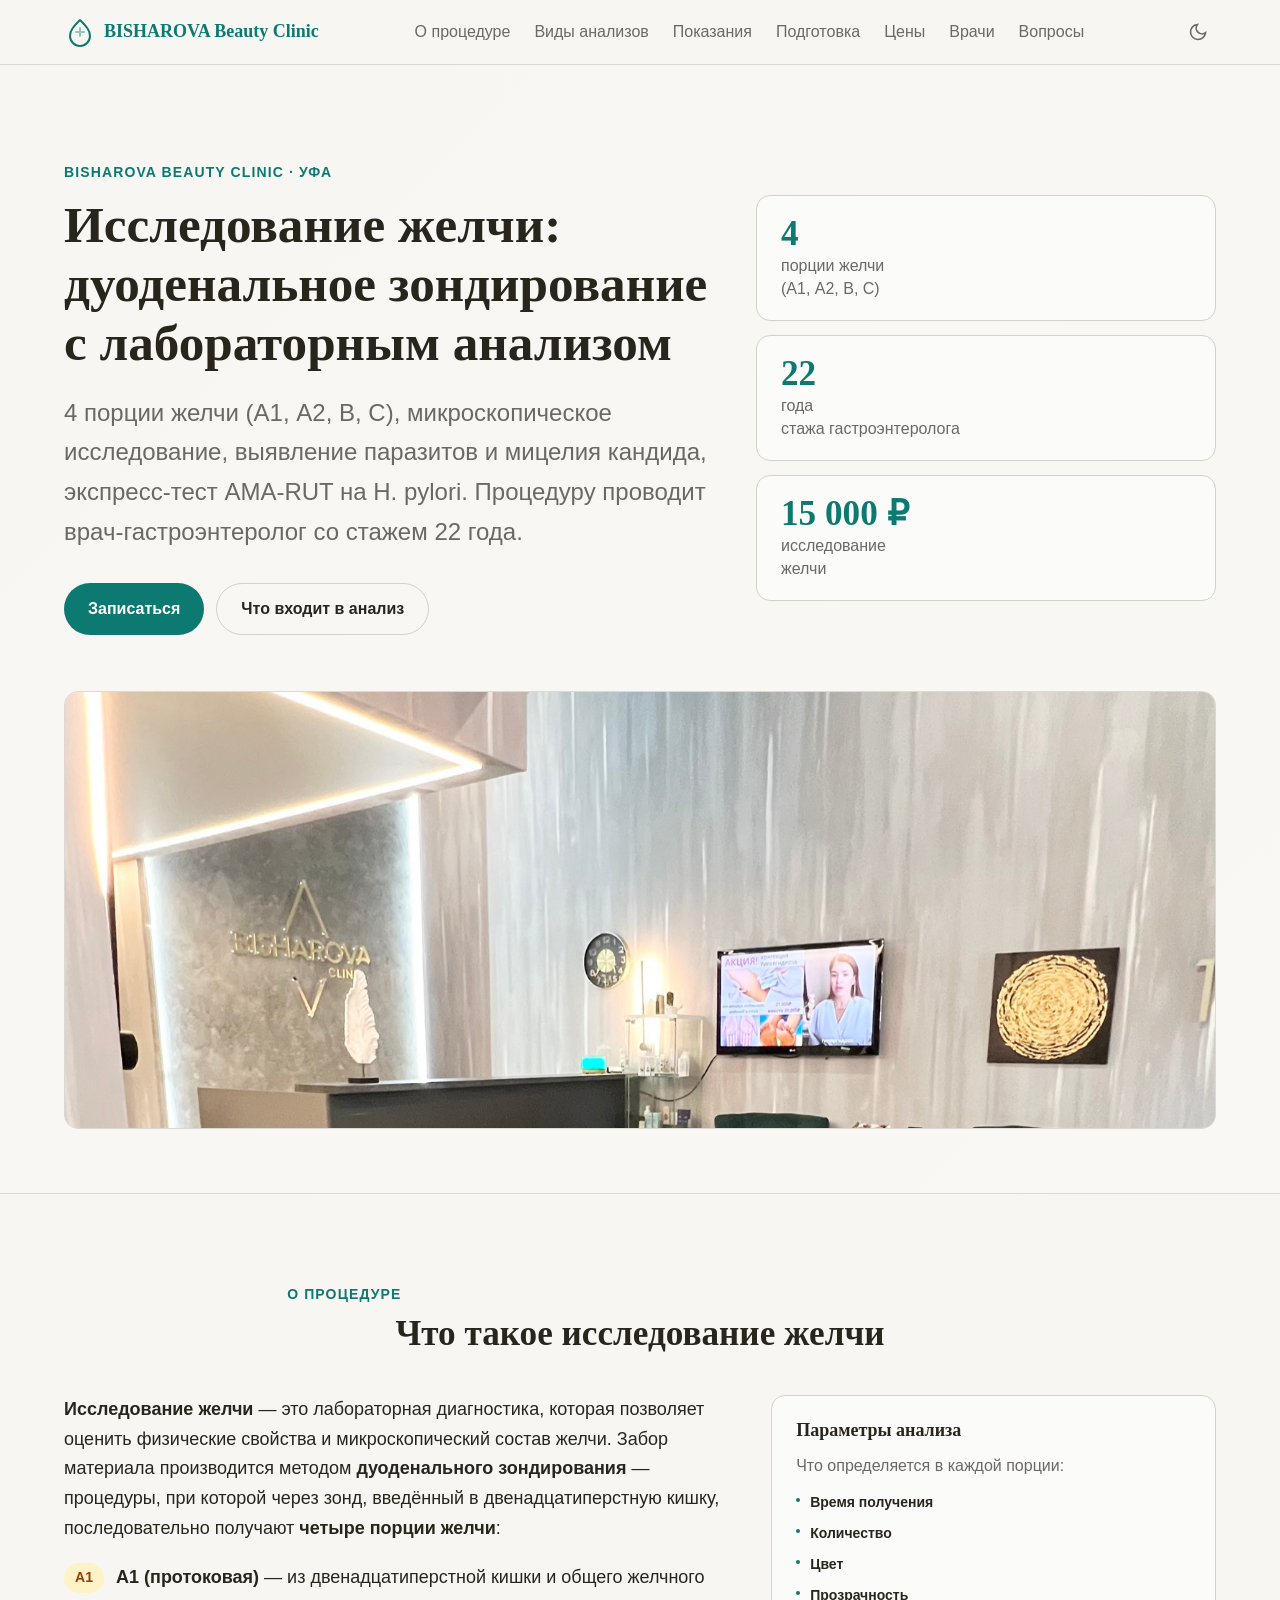
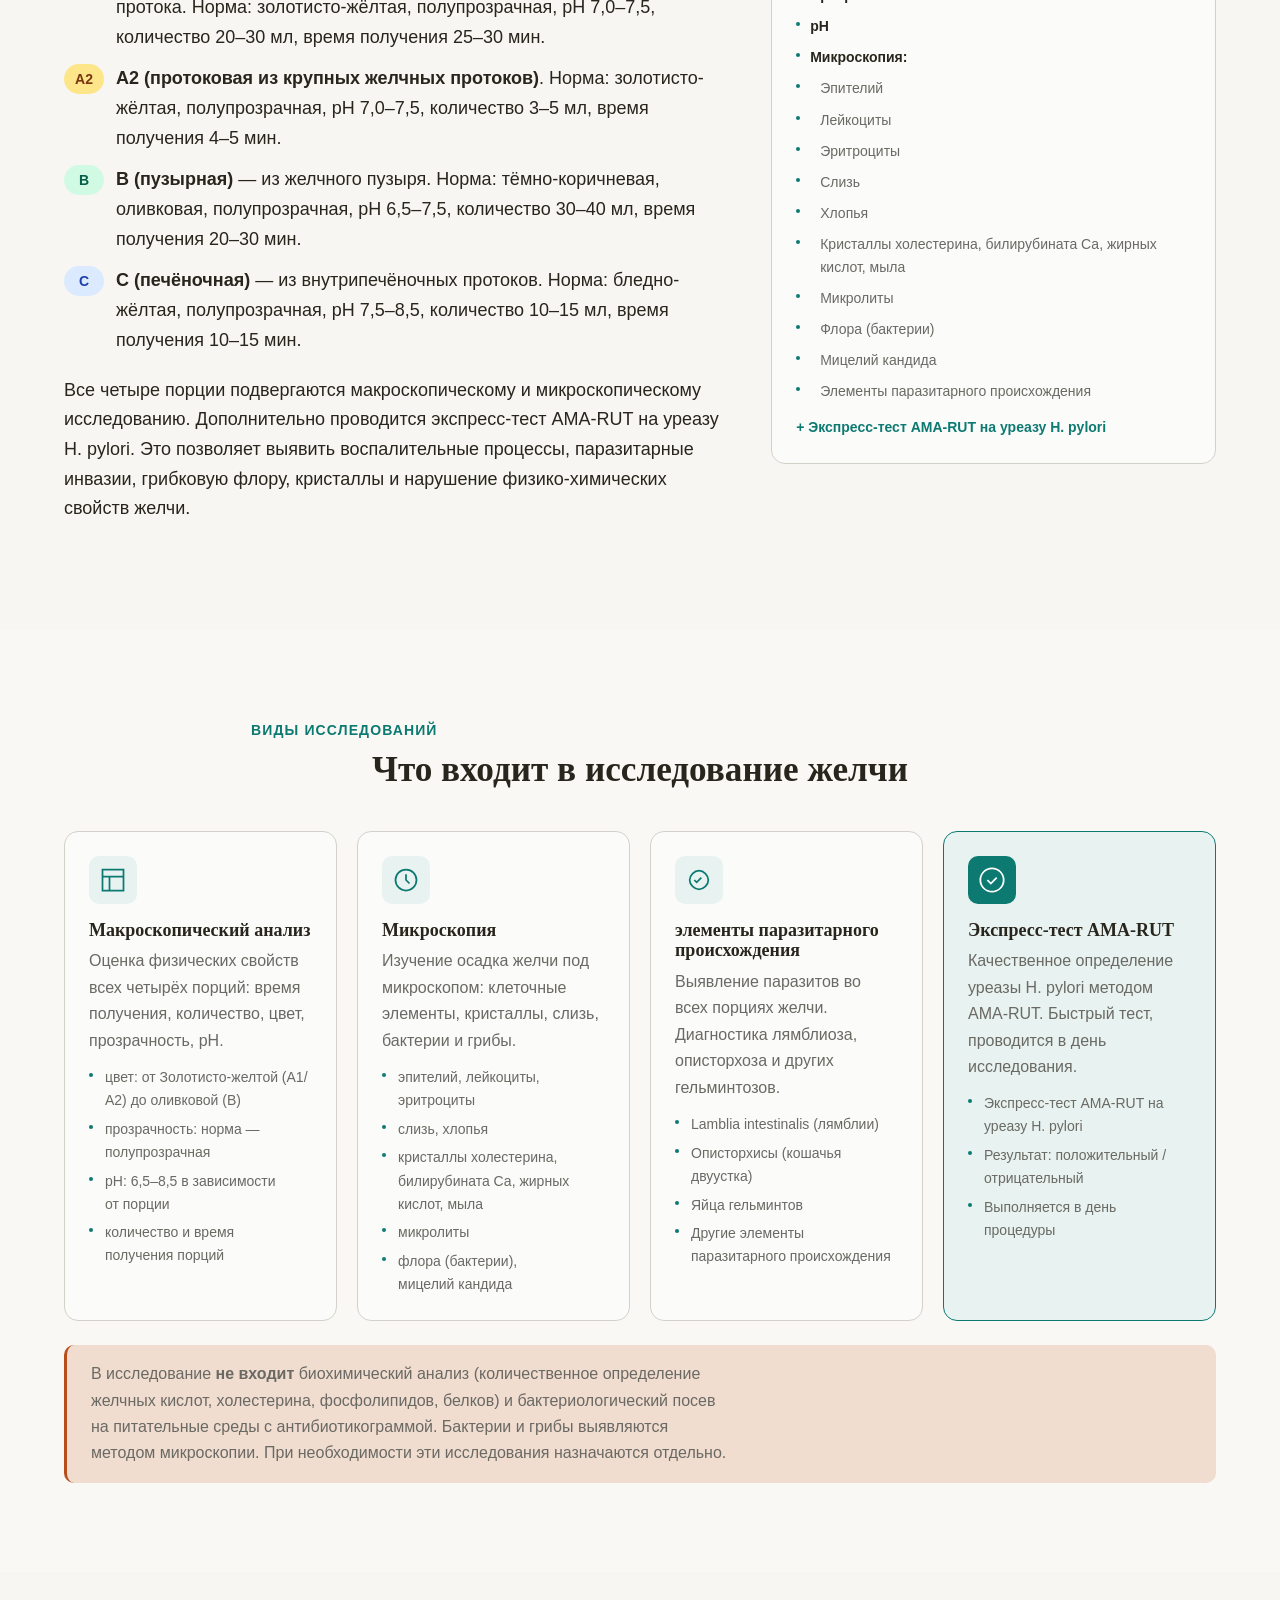
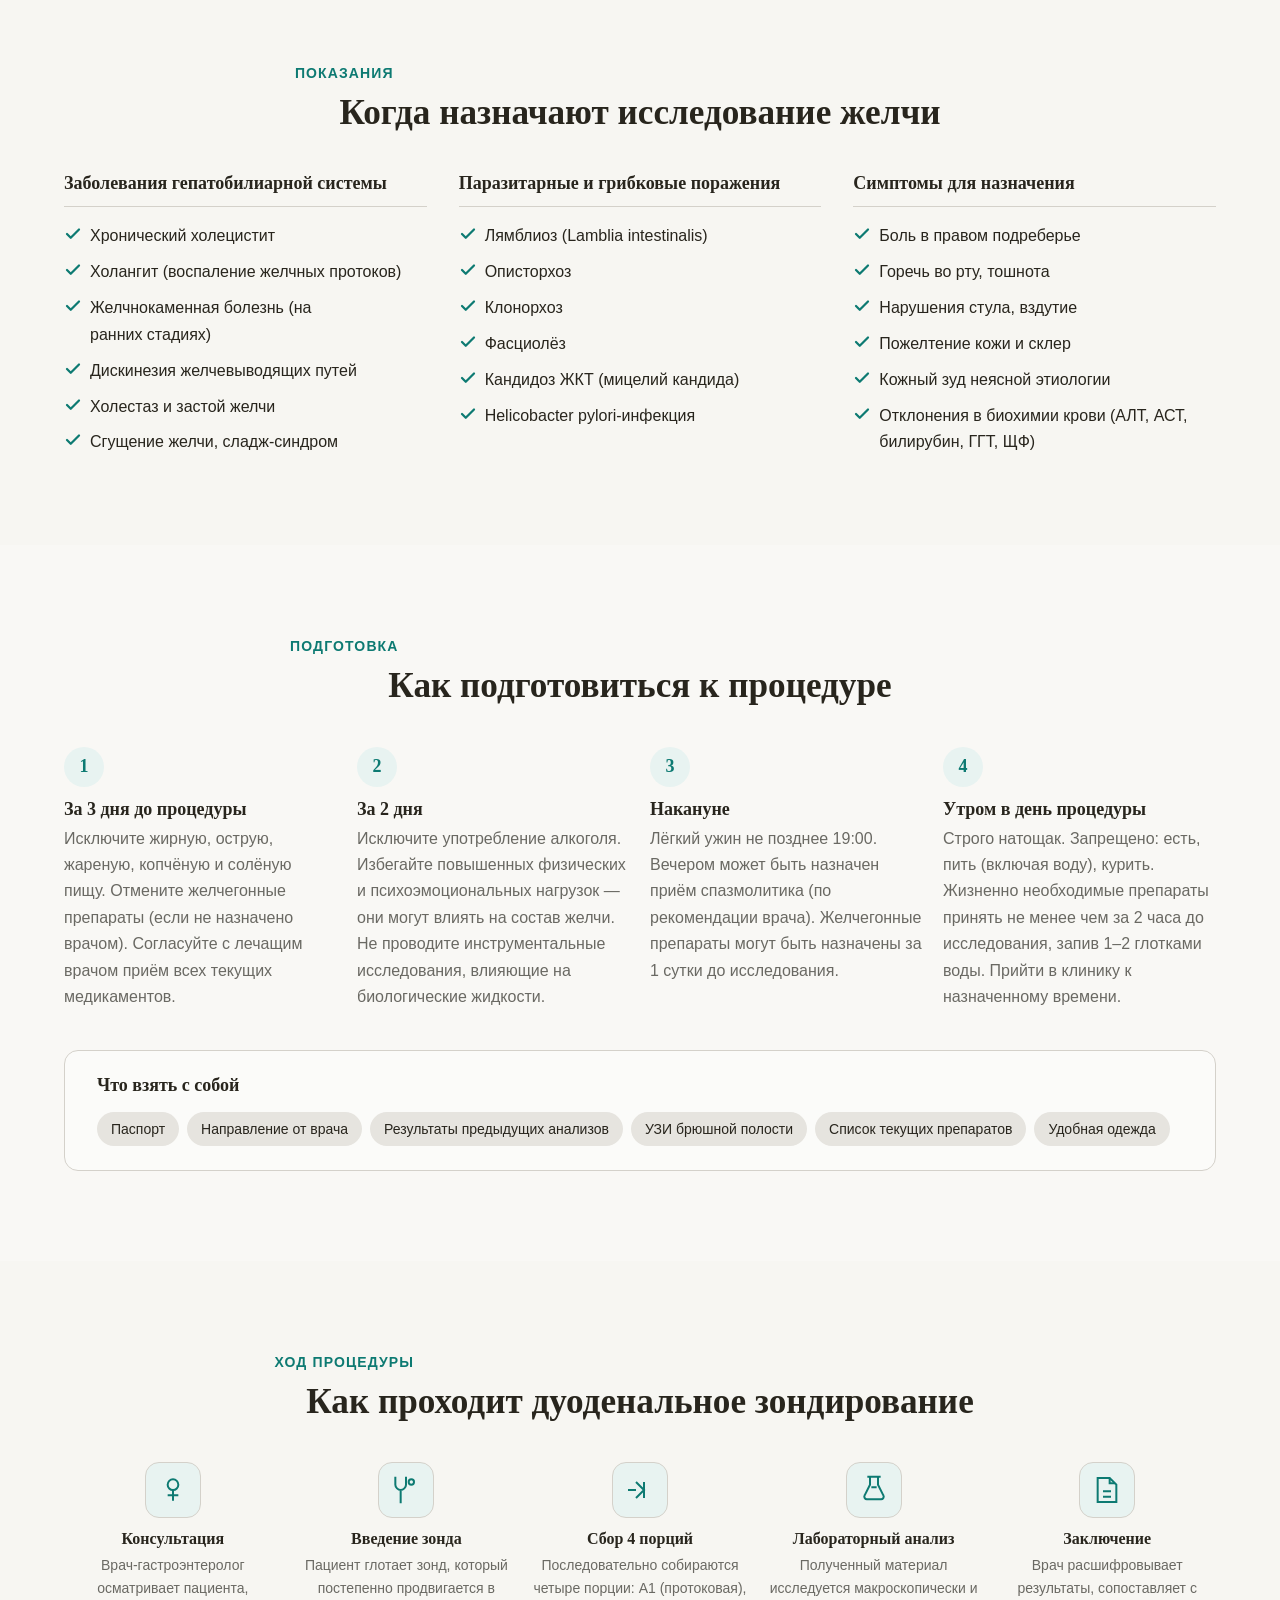
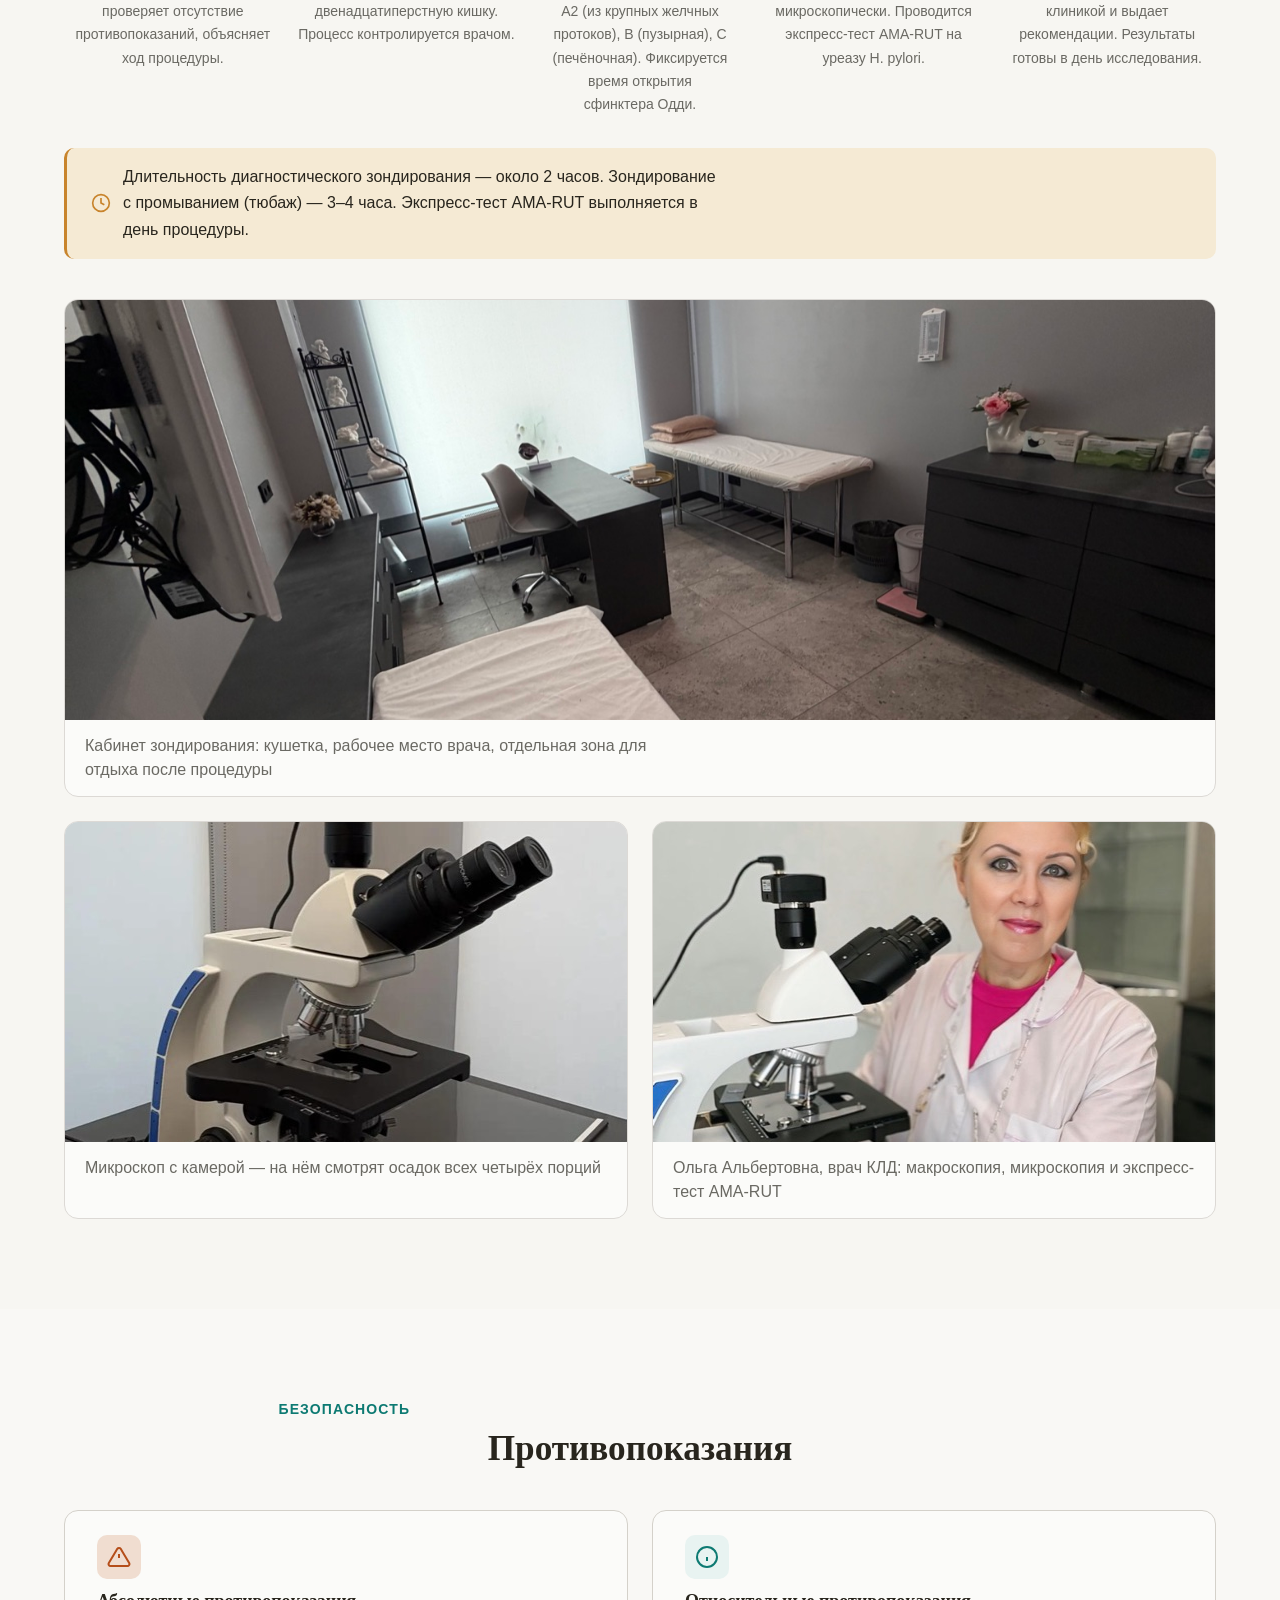
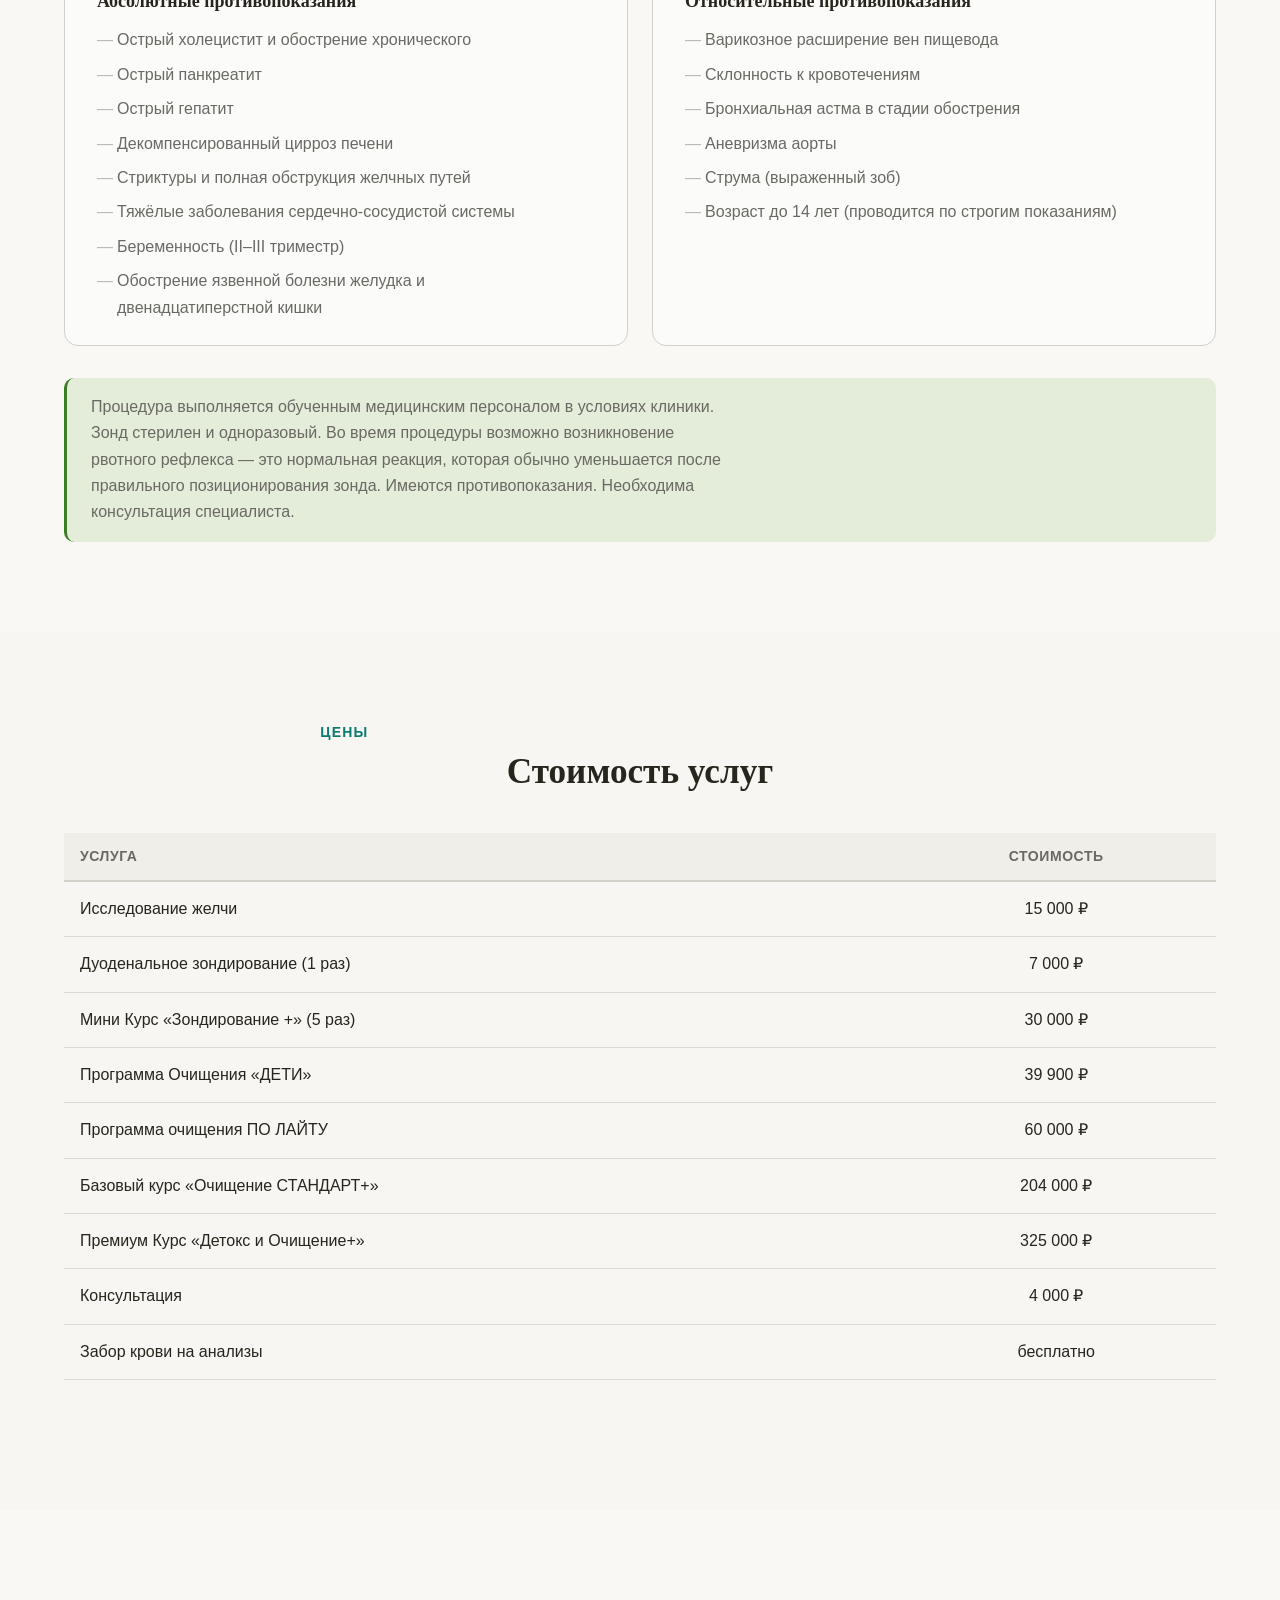
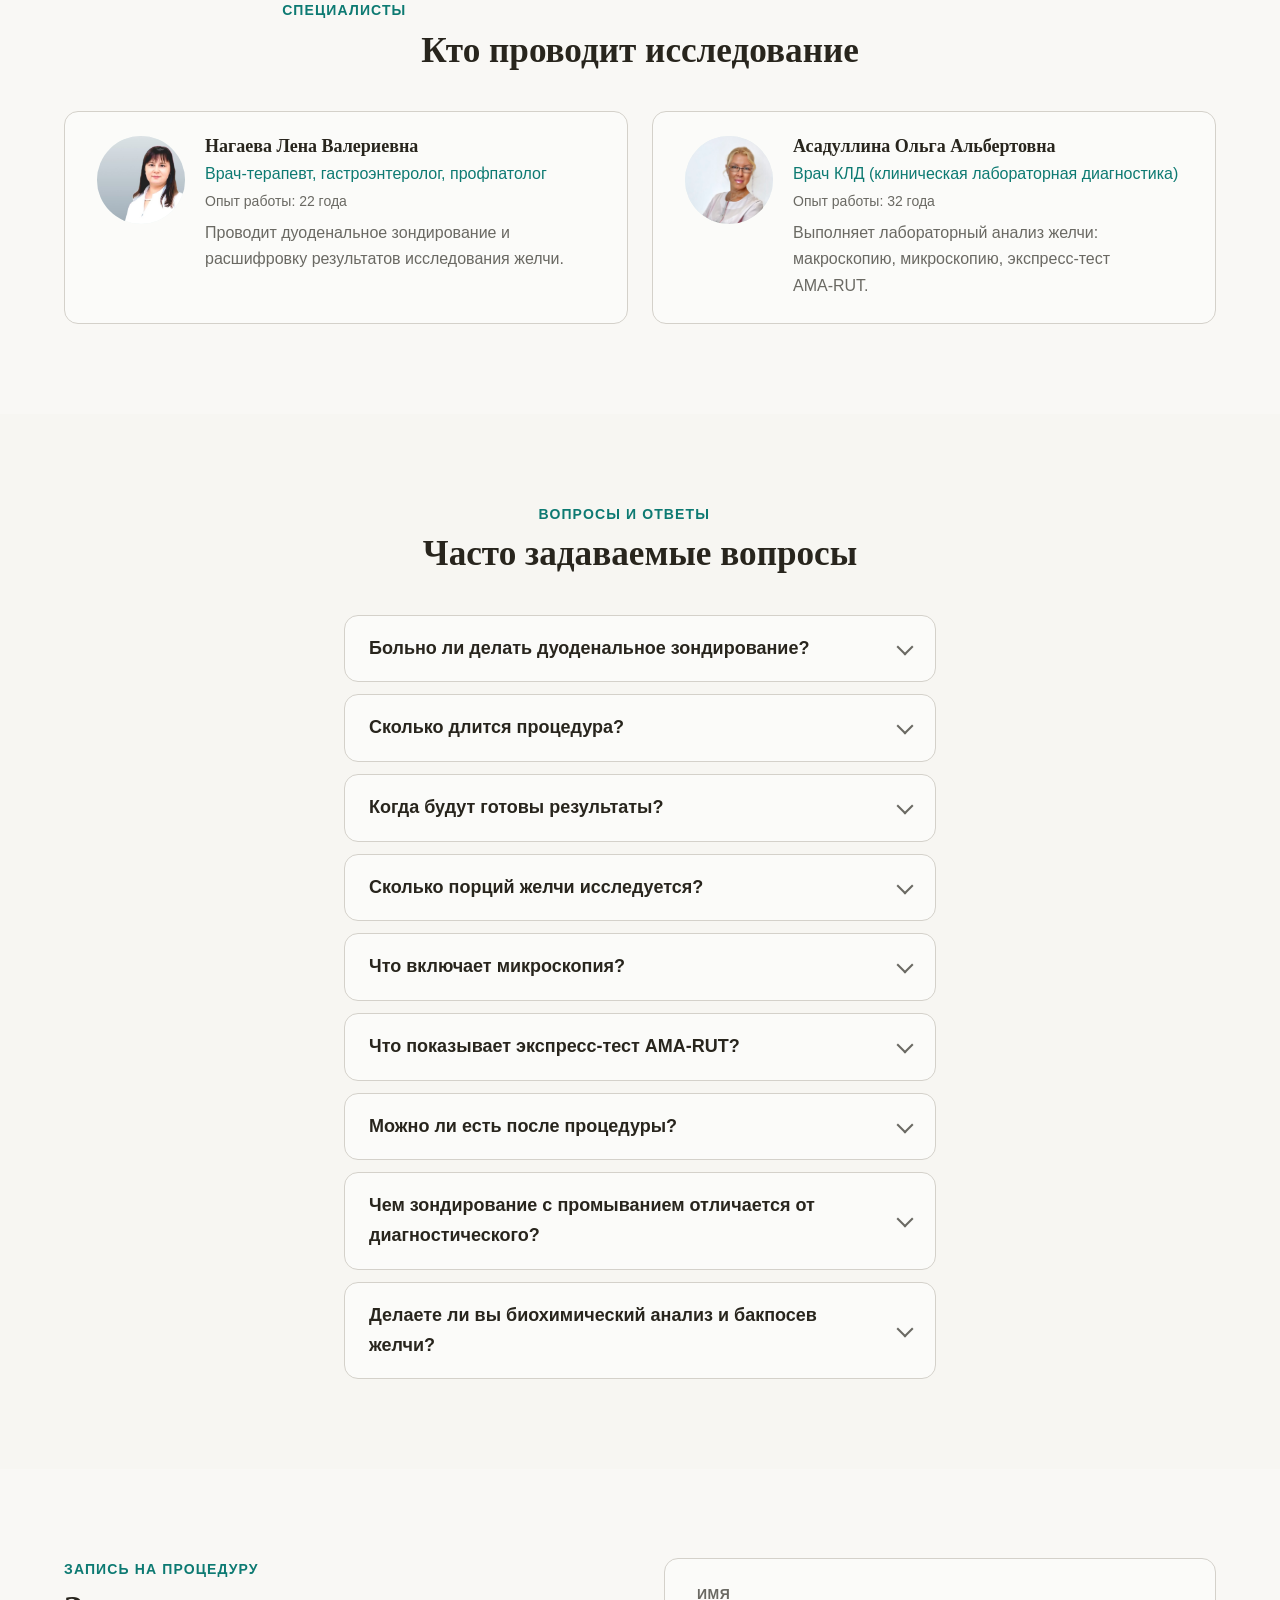
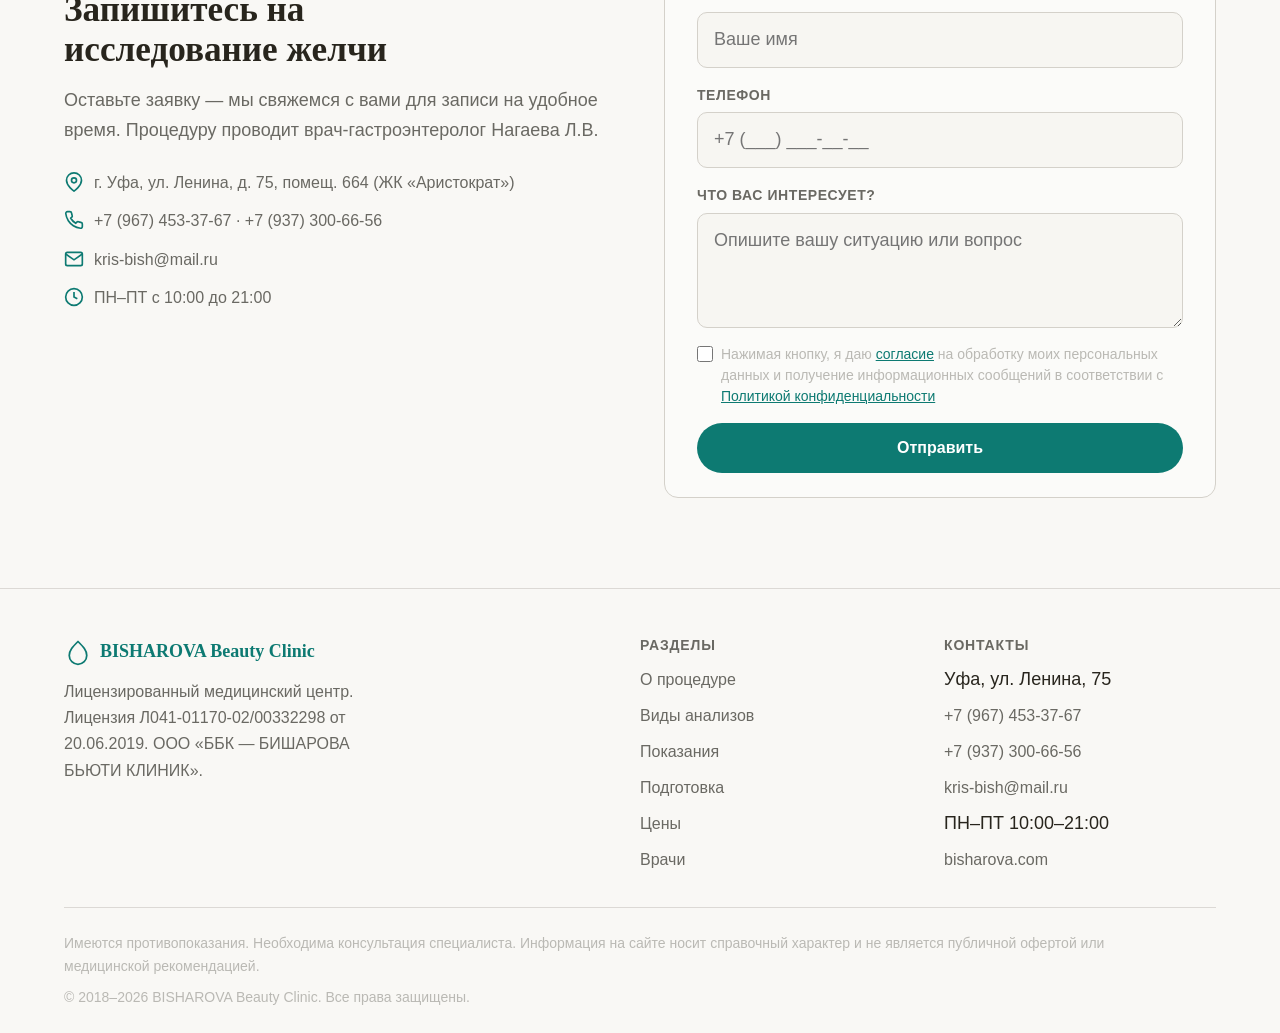
<file: zhelch/index.html>
<!DOCTYPE html>
<html lang="ru">
<head>
  <meta charset="UTF-8" />
  <meta name="viewport" content="width=device-width, initial-scale=1.0" />
  <title>Исследование желчи — BISHAROVA Beauty Clinic, Уфа</title>
  <meta name="description" content="Исследование желчи методом дуоденального зондирования в BISHAROVA Beauty Clinic (Уфа). 4 порции (А1, А2, В, С), микроскопия, паразиты, мицелий кандида, экспресс-тест AMA-RUT на H. pylori." />
  <meta property="og:title" content="Исследование желчи — BISHAROVA Beauty Clinic, Уфа" />
  <meta property="og:description" content="Дуоденальное зондирование с исследованием желчи: 4 порции (А1, А2, В, С), микроскопия, паразиты, H. pylori. Уфа, ул. Ленина, 75." />
  <meta property="og:type" content="website" />
  <meta property="og:url" content="https://bisharova.com/detoxing_10/zhelch/" />
  <meta property="og:image" content="https://bisharova.com/detoxing_10/zhelch/img/klinika-oblozhka.jpg" />
  <link rel="preconnect" href="https://fonts.googleapis.com" />
  <link rel="preconnect" href="https://fonts.gstatic.com" crossorigin />
  <link href="https://api.fontshare.com/v2/css?f[]=cabinet-grotesk@400,500,700&f[]=general-sans@400,500,600&display=swap" rel="stylesheet" />
  <link href="https://fonts.googleapis.com/css2?family=Source+Serif+4:opsz,wght@8..60,400;8..60,600&display=swap" rel="stylesheet" />
  <link rel="stylesheet" href="style.css" />
</head>
<body>

<!-- ============ HEADER ============ -->
<header class="header" id="header">
  <div class="container header-inner">
    <a href="/detoxing_10/" class="logo" aria-label="На главную">
      <svg width="32" height="32" viewBox="0 0 32 32" fill="none" stroke="currentColor" stroke-width="2" stroke-linecap="round" stroke-linejoin="round">
        <path d="M16 4C10 10 6 14 6 20a10 10 0 0 0 20 0c0-6-4-10-10-16Z"/>
        <path d="M16 12v8M12 16h8" opacity="0.4"/>
      </svg>
      <span>BISHAROVA Beauty Clinic</span>
    </a>
    <nav class="nav" aria-label="Основная навигация">
      <a href="#about">О процедуре</a>
      <a href="#types">Виды анализов</a>
      <a href="#indications">Показания</a>
      <a href="#preparation">Подготовка</a>
      <a href="#prices">Цены</a>
      <a href="#doctors">Врачи</a>
      <a href="#faq">Вопросы</a>
    </nav>
    <button class="theme-toggle" data-theme-toggle aria-label="Переключить тему">
      <svg width="20" height="20" viewBox="0 0 24 24" fill="none" stroke="currentColor" stroke-width="2"><path d="M21 12.79A9 9 0 1 1 11.21 3 7 7 0 0 0 21 12.79z"/></svg>
    </button>
    <button class="menu-toggle" aria-label="Меню" aria-expanded="false">
      <svg width="24" height="24" viewBox="0 0 24 24" fill="none" stroke="currentColor" stroke-width="2"><line x1="3" y1="6" x2="21" y2="6"/><line x1="3" y1="12" x2="21" y2="12"/><line x1="3" y1="18" x2="21" y2="18"/></svg>
    </button>
  </div>
</header>

<!-- ============ HERO ============ -->
<section class="hero">
  <div class="container hero-grid">
    <div class="hero-content">
      <p class="hero-eyebrow">BISHAROVA Beauty Clinic · Уфа</p>
      <h1>Исследование желчи: дуоденальное зондирование с лабораторным анализом</h1>
      <p class="hero-lead">
        4 порции желчи (А1, А2, В, С), микроскопическое исследование,
        выявление паразитов и мицелия кандида, экспресс-тест AMA-RUT на H. pylori.
        Процедуру проводит врач-гастроэнтеролог со стажем 22 года.
      </p>
      <div class="hero-actions">
        <a href="#contact" class="btn btn-primary">Записаться</a>
        <a href="#types" class="btn btn-secondary">Что входит в анализ</a>
      </div>
    </div>
    <div class="hero-stats">
      <div class="stat-card">
        <span class="stat-value">4</span>
        <span class="stat-label">порции желчи<br/>(А1, А2, В, С)</span>
      </div>
      <div class="stat-card">
        <span class="stat-value">22</span>
        <span class="stat-label">года<br/>стажа гастроэнтеролога</span>
      </div>
      <div class="stat-card">
        <span class="stat-value">15 000 ₽</span>
        <span class="stat-label">исследование<br/>желчи</span>
      </div>
    </div>
  </div>
  <div class="container">
    <div class="hero-cover">
      <img src="img/klinika-oblozhka.jpg" alt="BISHAROVA Beauty Clinic — ресепшен и зона ожидания" />
    </div>
  </div>
</section>

<!-- ============ ABOUT ============ -->
<section class="section" id="about">
  <div class="container">
    <div class="section-header">
      <p class="section-eyebrow">О процедуре</p>
      <h2>Что такое исследование желчи</h2>
    </div>
    <div class="about-grid">
      <div class="about-text">
        <p>
          <strong>Исследование желчи</strong> — это лабораторная диагностика, которая позволяет оценить
          физические свойства и микроскопический состав желчи. Забор материала
          производится методом <strong>дуоденального зондирования</strong> — процедуры, при которой
          через зонд, введённый в двенадцатиперстную кишку, последовательно получают
          <strong>четыре порции желчи</strong>:
        </p>
        <ul class="portion-list">
          <li>
            <span class="portion-tag portion-a">А1</span>
            <span><strong>А1 (протоковая)</strong> — из двенадцатиперстной кишки и общего желчного протока. Норма: золотисто-жёлтая, полупрозрачная, pH 7,0–7,5, количество 20–30 мл, время получения 25–30 мин.</span>
          </li>
          <li>
            <span class="portion-tag portion-a2">А2</span>
            <span><strong>А2 (протоковая из крупных желчных протоков)</strong>. Норма: золотисто-жёлтая, полупрозрачная, pH 7,0–7,5, количество 3–5 мл, время получения 4–5 мин.</span>
          </li>
          <li>
            <span class="portion-tag portion-b">В</span>
            <span><strong>В (пузырная)</strong> — из желчного пузыря. Норма: тёмно-коричневая, оливковая, полупрозрачная, pH 6,5–7,5, количество 30–40 мл, время получения 20–30 мин.</span>
          </li>
          <li>
            <span class="portion-tag portion-c">С</span>
            <span><strong>С (печёночная)</strong> — из внутрипечёночных протоков. Норма: бледно-жёлтая, полупрозрачная, pH 7,5–8,5, количество 10–15 мл, время получения 10–15 мин.</span>
          </li>
        </ul>
        <p>
          Все четыре порции подвергаются макроскопическому и микроскопическому
          исследованию. Дополнительно проводится экспресс-тест AMA-RUT на уреазу H. pylori.
          Это позволяет выявить воспалительные процессы, паразитарные инвазии,
          грибковую флору, кристаллы и нарушение физико-химических свойств желчи.
        </p>
      </div>
      <aside class="about-sidecard">
        <h3>Параметры анализа</h3>
        <p style="font-size: var(--text-sm); color: var(--color-text-muted); margin-bottom: 0.75rem;">Что определяется в каждой порции:</p>
        <ul class="param-list">
          <li><strong>Время получения</strong></li>
          <li><strong>Количество</strong></li>
          <li><strong>Цвет</strong></li>
          <li><strong>Прозрачность</strong></li>
          <li><strong>pH</strong></li>
          <li><strong>Микроскопия:</strong></li>
          <li style="padding-left: 1.5rem;">Эпителий</li>
          <li style="padding-left: 1.5rem;">Лейкоциты</li>
          <li style="padding-left: 1.5rem;">Эритроциты</li>
          <li style="padding-left: 1.5rem;">Слизь</li>
          <li style="padding-left: 1.5rem;">Хлопья</li>
          <li style="padding-left: 1.5rem;">Кристаллы холестерина, билирубината Са, жирных кислот, мыла</li>
          <li style="padding-left: 1.5rem;">Микролиты</li>
          <li style="padding-left: 1.5rem;">Флора (бактерии)</li>
          <li style="padding-left: 1.5rem;">Мицелий кандида</li>
          <li style="padding-left: 1.5rem;">Элементы паразитарного происхождения</li>
        </ul>
        <p style="font-size: var(--text-xs); color: var(--color-primary); font-weight: 600; margin-top: 0.75rem;">+ Экспресс-тест AMA-RUT на уреазу H. pylori</p>
      </aside>
    </div>
  </div>
</section>

<!-- ============ TYPES OF ANALYSIS ============ -->
<section class="section section-alt" id="types">
  <div class="container">
    <div class="section-header">
      <p class="section-eyebrow">Виды исследований</p>
      <h2>Что входит в исследование желчи</h2>
    </div>
    <div class="cards-grid cards-grid-4">
      <article class="card">
        <div class="card-icon">
          <svg width="28" height="28" viewBox="0 0 24 24" fill="none" stroke="currentColor" stroke-width="1.5"><path d="M3 3h18v18H3z"/><path d="M3 9h18M9 21V9"/></svg>
        </div>
        <h3>Макроскопический анализ</h3>
        <p>Оценка физических свойств всех четырёх порций: время получения, количество, цвет, прозрачность, pH.</p>
        <ul class="card-list">
          <li>цвет: от Золотисто-желтой (А1/А2) до оливковой (В)</li>
          <li>прозрачность: норма — полупрозрачная</li>
          <li>pH: 6,5–8,5 в зависимости от порции</li>
          <li>количество и время получения порций</li>
        </ul>
      </article>
      <article class="card">
        <div class="card-icon">
          <svg width="28" height="28" viewBox="0 0 24 24" fill="none" stroke="currentColor" stroke-width="1.5"><circle cx="12" cy="12" r="9"/><path d="M12 7v5l3 3"/></svg>
        </div>
        <h3>Микроскопия</h3>
        <p>Изучение осадка желчи под микроскопом: клеточные элементы, кристаллы, слизь, бактерии и грибы.</p>
        <ul class="card-list">
          <li>эпителий, лейкоциты, эритроциты</li>
          <li>слизь, хлопья</li>
          <li>кристаллы холестерина, билирубината Са, жирных кислот, мыла</li>
          <li>микролиты</li>
          <li>флора (бактерии), мицелий кандида</li>
        </ul>
      </article>
      <article class="card">
        <div class="card-icon">
          <svg width="28" height="28" viewBox="0 0 24 24" fill="none" stroke="currentColor" stroke-width="1.5"><path d="M4 12c0-4 4-8 8-8s8 4 8 8-4 8-8 8-8-4-8-8z"/><path d="M8 12l2 2 4-4"/></svg>
        </div>
        <h3>элементы паразитарного происхождения</h3>
        <p>Выявление паразитов во всех порциях желчи. Диагностика лямблиоза, описторхоза и других гельминтозов.</p>
        <ul class="card-list">
          <li>Lamblia intestinalis (лямблии)</li>
          <li>Описторхисы (кошачья двуустка)</li>
          <li>Яйца гельминтов</li>
          <li>Другие элементы паразитарного происхождения</li>
        </ul>
      </article>
      <article class="card card-highlight">
        <div class="card-icon">
          <svg width="28" height="28" viewBox="0 0 24 24" fill="none" stroke="currentColor" stroke-width="1.5"><path d="M12 2a10 10 0 1 0 0 20 10 10 0 0 0 0-20z"/><path d="M8 12l3 3 5-5"/></svg>
        </div>
        <h3>Экспресс-тест AMA-RUT</h3>
        <p>Качественное определение уреазы H. pylori методом AMA-RUT. Быстрый тест, проводится в день исследования.</p>
        <ul class="card-list">
          <li>Экспресс-тест AMA-RUT на уреазу H. pylori</li>
          <li>Результат: положительный / отрицательный</li>
          <li>Выполняется в день процедуры</li>
        </ul>
      </article>
    </div>
    <div class="results-note">
      <p>В исследование <strong>не входит</strong> биохимический анализ (количественное определение желчных кислот, холестерина, фосфолипидов, белков) и бактериологический посев на питательные среды с антибиотикограммой. Бактерии и грибы выявляются методом микроскопии. При необходимости эти исследования назначаются отдельно.</p>
    </div>
  </div>
</section>

<!-- ============ INDICATIONS ============ -->
<section class="section" id="indications">
  <div class="container">
    <div class="section-header">
      <p class="section-eyebrow">Показания</p>
      <h2>Когда назначают исследование желчи</h2>
    </div>
    <div class="indications-grid">
      <div class="ind-col">
        <h3>Заболевания гепатобилиарной системы</h3>
        <ul class="check-list">
          <li>Хронический холецистит</li>
          <li>Холангит (воспаление желчных протоков)</li>
          <li>Желчнокаменная болезнь (на ранних стадиях)</li>
          <li>Дискинезия желчевыводящих путей</li>
          <li>Холестаз и застой желчи</li>
          <li>Сгущение желчи, сладж-синдром</li>
        </ul>
      </div>
      <div class="ind-col">
        <h3>Паразитарные и грибковые поражения</h3>
        <ul class="check-list">
          <li>Лямблиоз (Lamblia intestinalis)</li>
          <li>Описторхоз</li>
          <li>Клонорхоз</li>
          <li>Фасциолёз</li>
          <li>Кандидоз ЖКТ (мицелий кандида)</li>
          <li>Helicobacter pylori-инфекция</li>
        </ul>
      </div>
      <div class="ind-col">
        <h3>Симптомы для назначения</h3>
        <ul class="check-list">
          <li>Боль в правом подреберье</li>
          <li>Горечь во рту, тошнота</li>
          <li>Нарушения стула, вздутие</li>
          <li>Пожелтение кожи и склер</li>
          <li>Кожный зуд неясной этиологии</li>
          <li>Отклонения в биохимии крови (АЛТ, АСТ, билирубин, ГГТ, ЩФ)</li>
        </ul>
      </div>
    </div>
  </div>
</section>

<!-- ============ PREPARATION ============ -->
<section class="section section-alt" id="preparation">
  <div class="container">
    <div class="section-header">
      <p class="section-eyebrow">Подготовка</p>
      <h2>Как подготовиться к процедуре</h2>
    </div>
    <div class="prep-timeline">
      <div class="prep-step">
        <span class="step-number">1</span>
        <div class="step-content">
          <h3>За 3 дня до процедуры</h3>
          <p>Исключите жирную, острую, жареную, копчёную и солёную пищу. Отмените желчегонные препараты (если не назначено врачом). Согласуйте с лечащим врачом приём всех текущих медикаментов.</p>
        </div>
      </div>
      <div class="prep-step">
        <span class="step-number">2</span>
        <div class="step-content">
          <h3>За 2 дня</h3>
          <p>Исключите употребление алкоголя. Избегайте повышенных физических и психоэмоциональных нагрузок — они могут влиять на состав желчи. Не проводите инструментальные исследования, влияющие на биологические жидкости.</p>
        </div>
      </div>
      <div class="prep-step">
        <span class="step-number">3</span>
        <div class="step-content">
          <h3>Накануне</h3>
          <p>Лёгкий ужин не позднее 19:00. Вечером может быть назначен приём спазмолитика (по рекомендации врача). Желчегонные препараты могут быть назначены за 1 сутки до исследования.</p>
        </div>
      </div>
      <div class="prep-step">
        <span class="step-number">4</span>
        <div class="step-content">
          <h3>Утром в день процедуры</h3>
          <p>Строго натощак. Запрещено: есть, пить (включая воду), курить. Жизненно необходимые препараты принять не менее чем за 2 часа до исследования, запив 1–2 глотками воды. Прийти в клинику к назначенному времени.</p>
        </div>
      </div>
    </div>
    <div class="prep-what-to-bring">
      <h3>Что взять с собой</h3>
      <div class="bring-items">
        <span class="tag">Паспорт</span>
        <span class="tag">Направление от врача</span>
        <span class="tag">Результаты предыдущих анализов</span>
        <span class="tag">УЗИ брюшной полости</span>
        <span class="tag">Список текущих препаратов</span>
        <span class="tag">Удобная одежда</span>
      </div>
    </div>
  </div>
</section>

<!-- ============ HOW IT WORKS ============ -->
<section class="section" id="how-it-works">
  <div class="container">
    <div class="section-header">
      <p class="section-eyebrow">Ход процедуры</p>
      <h2>Как проходит дуоденальное зондирование</h2>
    </div>
    <div class="process-flow">
      <div class="process-step">
        <div class="process-icon">
          <svg width="32" height="32" viewBox="0 0 24 24" fill="none" stroke="currentColor" stroke-width="1.5"><circle cx="12" cy="8" r="4"/><path d="M12 12v8M8 16h8"/></svg>
        </div>
        <h3>Консультация</h3>
        <p>Врач-гастроэнтеролог осматривает пациента, проверяет отсутствие противопоказаний, объясняет ход процедуры.</p>
      </div>
      <div class="process-step">
        <div class="process-icon">
          <svg width="32" height="32" viewBox="0 0 24 24" fill="none" stroke="currentColor" stroke-width="1.5"><path d="M4 2v6c0 2 2 4 4 4s4-2 4-4V2M8 12v10"/><circle cx="16" cy="6" r="2"/></svg>
        </div>
        <h3>Введение зонда</h3>
        <p>Пациент глотает зонд, который постепенно продвигается в двенадцатиперстную кишку. Процесс контролируется врачом.</p>
      </div>
      <div class="process-step">
        <div class="process-icon">
          <svg width="32" height="32" viewBox="0 0 24 24" fill="none" stroke="currentColor" stroke-width="1.5"><path d="M3 12h6M9 6l6 6-6 6"/><path d="M15 6v12"/></svg>
        </div>
        <h3>Сбор 4 порций</h3>
        <p>Последовательно собираются четыре порции: А1 (протоковая), А2 (из крупных желчных протоков), В (пузырная), С (печёночная). Фиксируется время открытия сфинктера Одди.</p>
      </div>
      <div class="process-step">
        <div class="process-icon">
          <svg width="32" height="32" viewBox="0 0 24 24" fill="none" stroke="currentColor" stroke-width="1.5"><path d="M9 2v6l-4 8a2 2 0 0 0 2 3h10a2 2 0 0 0 2-3l-4-8V2"/><path d="M7 2h10M10 10h4"/></svg>
        </div>
        <h3>Лабораторный анализ</h3>
        <p>Полученный материал исследуется макроскопически и микроскопически. Проводится экспресс-тест AMA-RUT на уреазу H. pylori.</p>
      </div>
      <div class="process-step">
        <div class="process-icon">
          <svg width="32" height="32" viewBox="0 0 24 24" fill="none" stroke="currentColor" stroke-width="1.5"><path d="M14 3v4h4"/><path d="M5 3h9l5 5v13H5z"/><path d="M9 13h6M9 17h6"/></svg>
        </div>
        <h3>Заключение</h3>
        <p>Врач расшифровывает результаты, сопоставляет с клиникой и выдает рекомендации. Результаты готовы в день исследования.</p>
      </div>
    </div>
    <div class="duration-note">
      <svg width="20" height="20" viewBox="0 0 24 24" fill="none" stroke="currentColor" stroke-width="2"><circle cx="12" cy="12" r="10"/><path d="M12 6v6l4 2"/></svg>
      <p>Длительность диагностического зондирования — около 2 часов. Зондирование с промыванием (тюбаж) — 3–4 часа. Экспресс-тест AMA-RUT выполняется в день процедуры.</p>
    </div>
    <div class="photo-grid">
      <figure class="photo-card photo-card-wide">
        <img src="img/kabinet-zondirovaniya.jpg" alt="Кабинет, в котором проводится дуоденальное зондирование" loading="lazy" />
        <figcaption>Кабинет зондирования: кушетка, рабочее место врача, отдельная зона для отдыха после процедуры</figcaption>
      </figure>
      <figure class="photo-card">
        <img src="img/mikroskop.jpg" alt="Микроскоп с камерой для исследования осадка желчи" loading="lazy" style="object-position: center 58%;" />
        <figcaption>Микроскоп с камерой — на нём смотрят осадок всех четырёх порций</figcaption>
      </figure>
      <figure class="photo-card">
        <img src="img/laboratornyy-analiz.jpg" alt="Асадуллина Ольга Альбертовна за микроскопом исследует желчь" loading="lazy" style="object-position: center 42%;" />
        <figcaption>Ольга Альбертовна, врач КЛД: макроскопия, микроскопия и экспресс-тест AMA-RUT</figcaption>
      </figure>
    </div>
  </div>
</section>

<!-- ============ CONTRAINDICATIONS ============ -->
<section class="section section-alt" id="contraindications">
  <div class="container">
    <div class="section-header">
      <p class="section-eyebrow">Безопасность</p>
      <h2>Противопоказания</h2>
    </div>
    <div class="contra-grid">
      <div class="contra-col">
        <div class="contra-icon warn">
          <svg width="24" height="24" viewBox="0 0 24 24" fill="none" stroke="currentColor" stroke-width="2"><path d="M12 9v4M12 17h.01M10.29 3.86L1.82 18a2 2 0 0 0 1.71 3h16.94a2 2 0 0 0 1.71-3L13.71 3.86a2 2 0 0 0-3.42 0z"/></svg>
        </div>
        <h3>Абсолютные противопоказания</h3>
        <ul class="contra-list">
          <li>Острый холецистит и обострение хронического</li>
          <li>Острый панкреатит</li>
          <li>Острый гепатит</li>
          <li>Декомпенсированный цирроз печени</li>
          <li>Стриктуры и полная обструкция желчных путей</li>
          <li>Тяжёлые заболевания сердечно-сосудистой системы</li>
          <li>Беременность (II–III триместр)</li>
          <li>Обострение язвенной болезни желудка и двенадцатиперстной кишки</li>
        </ul>
      </div>
      <div class="contra-col">
        <div class="contra-icon info">
          <svg width="24" height="24" viewBox="0 0 24 24" fill="none" stroke="currentColor" stroke-width="2"><circle cx="12" cy="12" r="10"/><path d="M12 16v-4M12 8h.01"/></svg>
        </div>
        <h3>Относительные противопоказания</h3>
        <ul class="contra-list">
          <li>Варикозное расширение вен пищевода</li>
          <li>Склонность к кровотечениям</li>
          <li>Бронхиальная астма в стадии обострения</li>
          <li>Аневризма аорты</li>
          <li>Струма (выраженный зоб)</li>
          <li>Возраст до 14 лет (проводится по строгим показаниям)</li>
        </ul>
      </div>
    </div>
    <div class="safety-note">
      <p>Процедура выполняется обученным медицинским персоналом в условиях клиники. Зонд стерилен и одноразовый. Во время процедуры возможно возникновение рвотного рефлекса — это нормальная реакция, которая обычно уменьшается после правильного позиционирования зонда. Имеются противопоказания. Необходима консультация специалиста.</p>
    </div>
  </div>
</section>

<!-- ============ PRICES ============ -->
<section class="section" id="prices">
  <div class="container">
    <div class="section-header">
      <p class="section-eyebrow">Цены</p>
      <h2>Стоимость услуг</h2>
    </div>
    <div class="price-table-wrapper">
      <table class="price-table">
        <thead>
          <tr>
            <th>Услуга</th>
            <th>Стоимость</th>
          </tr>
        </thead>
        <tbody>
          <tr>
            <td>Исследование желчи</td>
            <td>15 000 ₽</td>
          </tr>
          <tr>
            <td>Дуоденальное зондирование (1 раз)</td>
            <td>7 000 ₽</td>
          </tr>
          <tr>
            <td>Мини Курс «Зондирование +» (5 раз)</td>
            <td>30 000 ₽</td>
          </tr>
          <tr>
            <td>Программа Очищения «ДЕТИ»</td>
            <td>39 900 ₽</td>
          </tr>
          <tr>
            <td>Программа очищения ПО ЛАЙТУ</td>
            <td>60 000 ₽</td>
          </tr>
          <tr>
            <td>Базовый курс «Очищение СТАНДАРТ+»</td>
            <td>204 000 ₽</td>
          </tr>
          <tr>
            <td>Премиум Курс «Детокс и Очищение+»</td>
            <td>325 000 ₽</td>
          </tr>
          <tr>
            <td>Консультация</td>
            <td>4 000 ₽</td>
          </tr>
          <tr>
            <td>Забор крови на анализы</td>
            <td>бесплатно</td>
          </tr>
        </tbody>
      </table>
    </div>
  </div>
</section>

<!-- ============ DOCTORS ============ -->
<section class="section section-alt" id="doctors">
  <div class="container">
    <div class="section-header">
      <p class="section-eyebrow">Специалисты</p>
      <h2>Кто проводит исследование</h2>
    </div>
    <div class="doctors-grid">
      <div class="doctor-card">
        <div class="doctor-avatar">
          <img src="img/nagaeva.jpg" alt="Нагаева Лена Валериевна — врач-терапевт, гастроэнтеролог" loading="lazy" />
        </div>
        <div class="doctor-info">
          <h3>Нагаева Лена Валериевна</h3>
          <p class="doctor-role">Врач-терапевт, гастроэнтеролог, профпатолог</p>
          <p class="doctor-exp">Опыт работы: 22 года</p>
          <p class="doctor-desc">Проводит дуоденальное зондирование и расшифровку результатов исследования желчи.</p>
        </div>
      </div>
      <div class="doctor-card">
        <div class="doctor-avatar">
          <img src="img/asadullina.jpg" alt="Асадуллина Ольга Альбертовна — врач клинической лабораторной диагностики" loading="lazy" />
        </div>
        <div class="doctor-info">
          <h3>Асадуллина Ольга Альбертовна</h3>
          <p class="doctor-role">Врач КЛД (клиническая лабораторная диагностика)</p>
          <p class="doctor-exp">Опыт работы: 32 года</p>
          <p class="doctor-desc">Выполняет лабораторный анализ желчи: макроскопию, микроскопию, экспресс-тест AMA-RUT.</p>
        </div>
      </div>
    </div>
  </div>
</section>

<!-- ============ FAQ ============ -->
<section class="section" id="faq">
  <div class="container container-narrow">
    <div class="section-header">
      <p class="section-eyebrow">Вопросы и ответы</p>
      <h2>Часто задаваемые вопросы</h2>
    </div>
    <div class="faq-list">
      <details class="faq-item">
        <summary>Больно ли делать дуоденальное зондирование?</summary>
        <div class="faq-answer">
          <p>Процедура не сопровождается болевыми ощущениями, но может вызывать дискомфорт при введении зонда — рвотный рефлекс, тошноту. После правильного позиционирования зонда дискомфорт обычно уменьшается. Процедура проводится в спокойной обстановке, пациент находится в сидячем или полулежачем положении.</p>
        </div>
      </details>
      <details class="faq-item">
        <summary>Сколько длится процедура?</summary>
        <div class="faq-answer">
          <p>Диагностическое дуоденальное зондирование занимает около 2 часов. Зондирование с промыванием (тюбаж) — 3–4 часа. Длительность зависит от индивидуальных анатомических особенностей и скорости выделения желчи. Сбор четырёх порций (А1, А2, В, С) занимает основное время процедуры.</p>
        </div>
      </details>
      <details class="faq-item">
        <summary>Когда будут готовы результаты?</summary>
        <div class="faq-answer">
          <p>Макроскопический и микроскопический анализ всех четырёх порций выполняется в день исследования. Экспресс-тест AMA-RUT на уреазу H. pylori также проводится в день процедуры. Полное заключение врача выдаётся по итогам всех результатов.</p>
        </div>
      </details>
      <details class="faq-item">
        <summary>Сколько порций желчи исследуется?</summary>
        <div class="faq-answer">
          <p>Исследуются четыре порции желчи: <strong>А1 (протоковая)</strong> — из двенадцатиперстной кишки и общего желчного протока, <strong>А2 (протоковая из крупных желчных протоков)</strong>, <strong>В (пузырная)</strong> — из желчного пузыря и <strong>С (печёночная)</strong> — из внутрипечёночных протоков. Каждая порция анализируется отдельно, что позволяет локализовать патологический процесс.</p>
        </div>
      </details>
      <details class="faq-item">
        <summary>Что включает микроскопия?</summary>
        <div class="faq-answer">
          <p>Микроскопия осадка желчи включает определение: эпителия, лейкоцитов, эритроцитов, слизи, хлопьев, кристаллов холестерина, билирубината Са, жирных кислот, мыла, микролитов, флоры (бактерий), мицелия кандида и элементов паразитарного происхождения (включая Lamblia intestinalis).</p>
        </div>
      </details>
      <details class="faq-item">
        <summary>Что показывает экспресс-тест AMA-RUT?</summary>
        <div class="faq-answer">
          <p>Экспресс-тест AMA-RUT качественно определяет уреазу Helicobacter pylori. Результат выдаётся как «положительный» или «отрицательный» в день исследования. Положительный результат указывает на наличие H. pylori.</p>
        </div>
      </details>
      <details class="faq-item">
        <summary>Можно ли есть после процедуры?</summary>
        <div class="faq-answer">
          <p>После процедуры рекомендуется воздержаться от приёма пищи в течение 1–2 часов. Первый приём пищи должен быть лёгким — нежирный бульон, каша, отварные овощи. В течение нескольких дней после процедуры следует соблюдать щадящую диету.</p>
        </div>
      </details>
      <details class="faq-item">
        <summary>Чем зондирование с промыванием отличается от диагностического?</summary>
        <div class="faq-answer">
          <p>Диагностическое зондирование проводится для сбора желчи и её лабораторного анализа. Зондирование с промыванием (тюбаж) дополнительно включает промывание желчного пузыря минеральной водой или специальными растворами для удаления застоявшейся желчи. Его назначают курсом — например, Мини Курс «Зондирование +» (5 раз).</p>
        </div>
      </details>
      <details class="faq-item">
        <summary>Делаете ли вы биохимический анализ и бакпосев желчи?</summary>
        <div class="faq-answer">
          <p>В исследование желчи <strong>не входят</strong> биохимический анализ (количественное определение желчных кислот, холестерина, фосфолипидов, белков) и бактериологический посев на питательные среды с антибиотикограммой. Бактерии и грибы выявляются методом микроскопии (флора (бактерии), мицелий кандида). При необходимости биохимия и посев назначаются отдельно.</p>
        </div>
      </details>
    </div>
  </div>
</section>

<!-- ============ CONTACT / CTA ============ -->
<section class="section section-alt" id="contact">
  <div class="container">
    <div class="contact-grid">
      <div class="contact-info">
        <p class="section-eyebrow">Запись на процедуру</p>
        <h2>Запишитесь на исследование желчи</h2>
        <p class="contact-lead">Оставьте заявку — мы свяжемся с вами для записи на удобное время. Процедуру проводит врач-гастроэнтеролог Нагаева Л.В.</p>
        <div class="contact-details">
          <div class="contact-detail">
            <svg width="20" height="20" viewBox="0 0 24 24" fill="none" stroke="currentColor" stroke-width="2"><path d="M21 10c0 7-9 13-9 13s-9-6-9-13a9 9 0 0 1 18 0z"/><circle cx="12" cy="10" r="3"/></svg>
            <span>г. Уфа, ул. Ленина, д. 75, помещ. 664 (ЖК «Аристократ»)</span>
          </div>
          <div class="contact-detail">
            <svg width="20" height="20" viewBox="0 0 24 24" fill="none" stroke="currentColor" stroke-width="2"><path d="M22 16.92v3a2 2 0 0 1-2.18 2 19.79 19.79 0 0 1-8.63-3.07 19.5 19.5 0 0 1-6-6 19.79 19.79 0 0 1-3.07-8.67A2 2 0 0 1 4.11 2h3a2 2 0 0 1 2 1.72 12.84 12.84 0 0 0 .7 2.81 2 2 0 0 1-.45 2.11L8.09 9.91a16 16 0 0 0 6 6l1.27-1.27a2 2 0 0 1 2.11-.45 12.84 12.84 0 0 0 2.81.7A2 2 0 0 1 22 16.92z"/></svg>
            <span><a href="tel:+79674533767">+7 (967) 453-37-67</a> · <a href="tel:+79373006656">+7 (937) 300-66-56</a></span>
          </div>
          <div class="contact-detail">
            <svg width="20" height="20" viewBox="0 0 24 24" fill="none" stroke="currentColor" stroke-width="2"><path d="M22 6l-10 7L2 6"/><rect x="2" y="4" width="20" height="16" rx="2"/></svg>
            <span><a href="mailto:kris-bish@mail.ru">kris-bish@mail.ru</a></span>
          </div>
          <div class="contact-detail">
            <svg width="20" height="20" viewBox="0 0 24 24" fill="none" stroke="currentColor" stroke-width="2"><circle cx="12" cy="12" r="10"/><path d="M12 6v6l4 2"/></svg>
            <span>ПН–ПТ с 10:00 до 21:00</span>
          </div>
        </div>
      </div>
      <form class="contact-form" id="contact-form" data-src="Исследование желчи — заявка">
        <div class="form-group">
          <label for="name">Имя</label>
          <input type="text" id="name" name="name" placeholder="Ваше имя" required />
        </div>
        <div class="form-group">
          <label for="phone">Телефон</label>
          <input type="tel" id="phone" name="phone" placeholder="+7 (___) ___-__-__" required />
        </div>
        <div class="form-group">
          <label for="message">Что Вас интересует?</label>
          <textarea id="message" name="message" rows="3" placeholder="Опишите вашу ситуацию или вопрос"></textarea>
        </div>
        <p class="form-disclaimer">
          <label class="form-consent">
            <input type="checkbox" name="pd_consent" required />
            <span>Нажимая кнопку, я даю <a href="/detoxing_10/legal/personal.html" target="_blank" rel="noopener">согласие</a> на обработку моих персональных данных и получение информационных сообщений в соответствии с <a href="/detoxing_10/legal/politika.html" target="_blank" rel="noopener">Политикой конфиденциальности</a></span>
          </label>
        </p>
        <button type="submit" class="btn btn-primary btn-block">Отправить</button>
      </form>
    </div>
  </div>
</section>

<!-- ============ FOOTER ============ -->
<footer class="footer">
  <div class="container">
    <div class="footer-grid">
      <div class="footer-brand">
        <div class="logo logo-footer">
          <svg width="28" height="28" viewBox="0 0 32 32" fill="none" stroke="currentColor" stroke-width="2" stroke-linecap="round" stroke-linejoin="round">
            <path d="M16 4C10 10 6 14 6 20a10 10 0 0 0 20 0c0-6-4-10-10-16Z"/>
          </svg>
          <span>BISHAROVA Beauty Clinic</span>
        </div>
        <p>Лицензированный медицинский центр. Лицензия Л041-01170-02/00332298 от 20.06.2019. ООО «ББК — БИШАРОВА БЬЮТИ КЛИНИК».</p>
      </div>
      <div class="footer-col">
        <h4>Разделы</h4>
        <ul>
          <li><a href="#about">О процедуре</a></li>
          <li><a href="#types">Виды анализов</a></li>
          <li><a href="#indications">Показания</a></li>
          <li><a href="#preparation">Подготовка</a></li>
          <li><a href="#prices">Цены</a></li>
          <li><a href="#doctors">Врачи</a></li>
        </ul>
      </div>
      <div class="footer-col">
        <h4>Контакты</h4>
        <ul>
          <li>Уфа, ул. Ленина, 75</li>
          <li><a href="tel:+79674533767">+7 (967) 453-37-67</a></li>
          <li><a href="tel:+79373006656">+7 (937) 300-66-56</a></li>
          <li><a href="mailto:kris-bish@mail.ru">kris-bish@mail.ru</a></li>
          <li>ПН–ПТ 10:00–21:00</li>
          <li><a href="https://www.bisharova.com">bisharova.com</a></li>
        </ul>
      </div>
    </div>
    <div class="footer-legal">
      <p class="legal-text">
        Имеются противопоказания. Необходима консультация специалиста.
        Информация на сайте носит справочный характер и не является публичной офертой или медицинской рекомендацией.
      </p>
      <p class="copyright">© 2018–2026 BISHAROVA Beauty Clinic. Все права защищены.</p>
    </div>
  </div>
</footer>

<script src="script.js"></script>
</body>
</html>
</file>
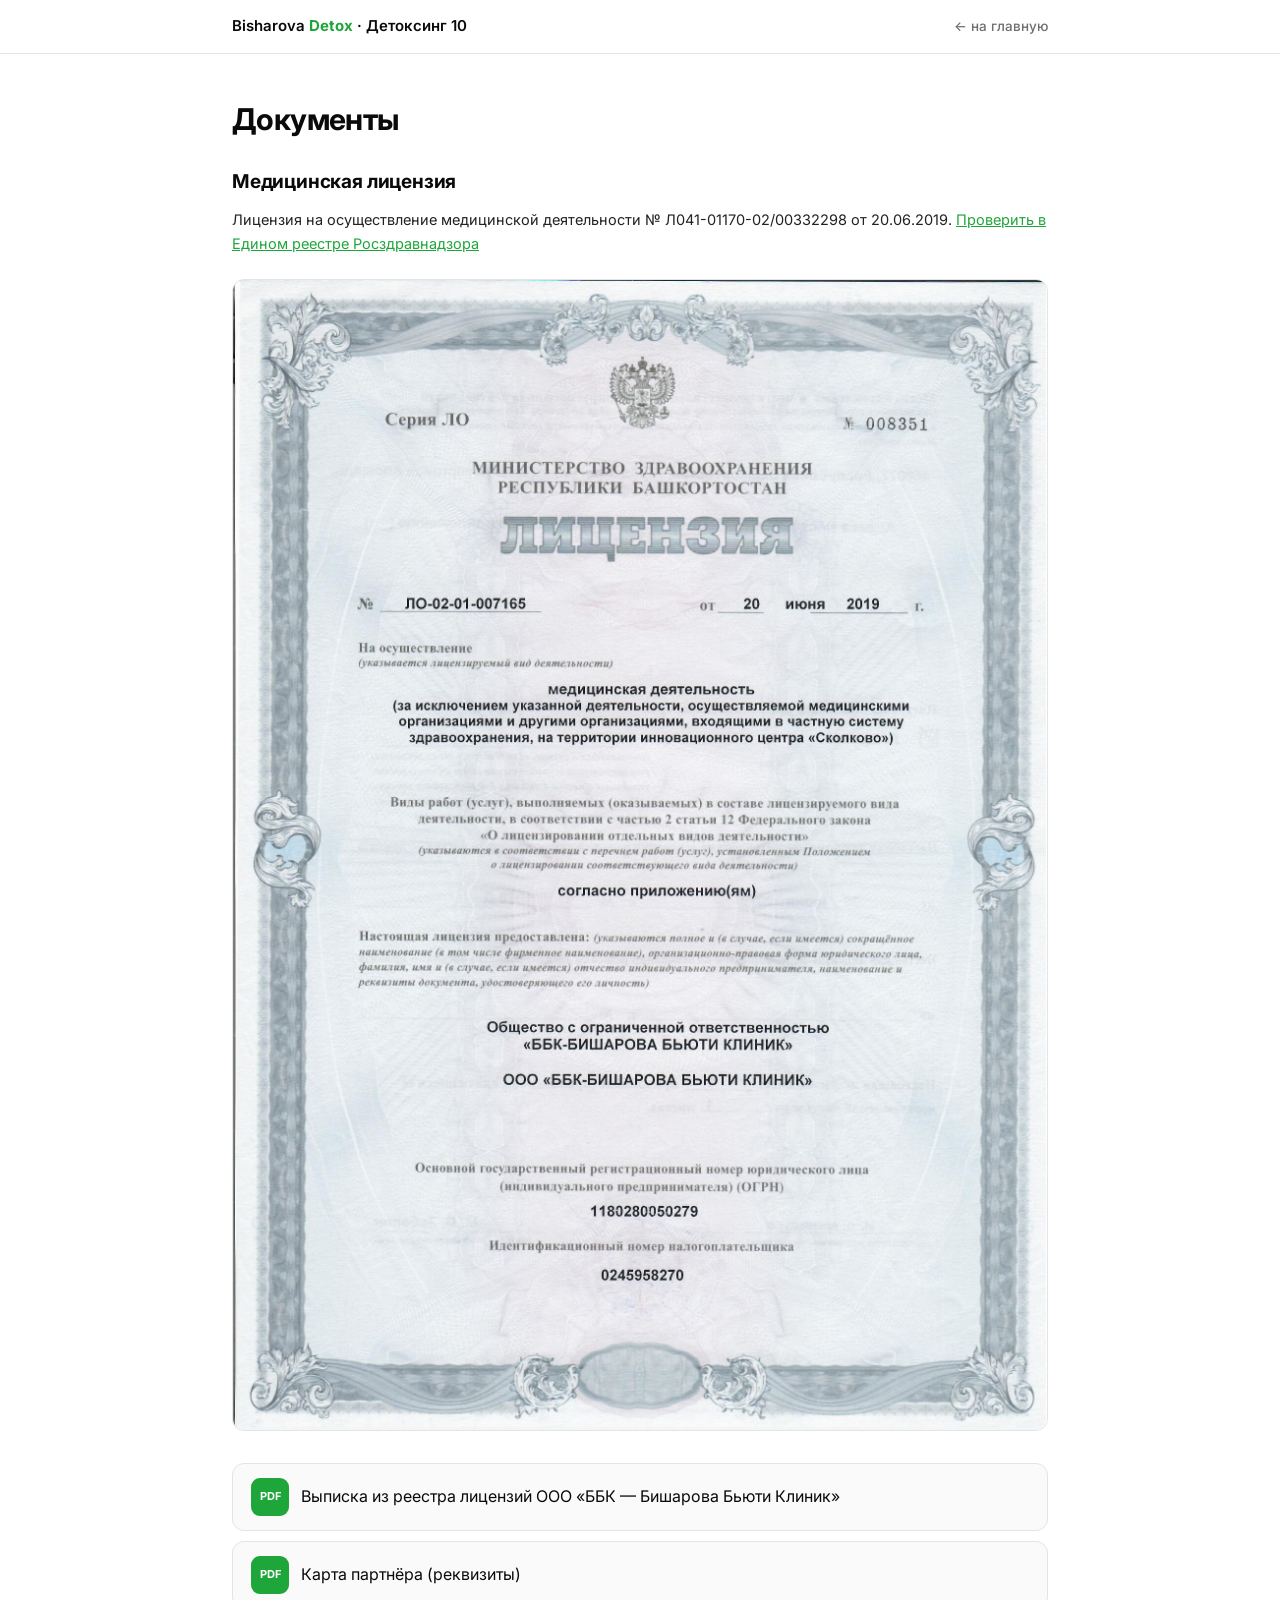
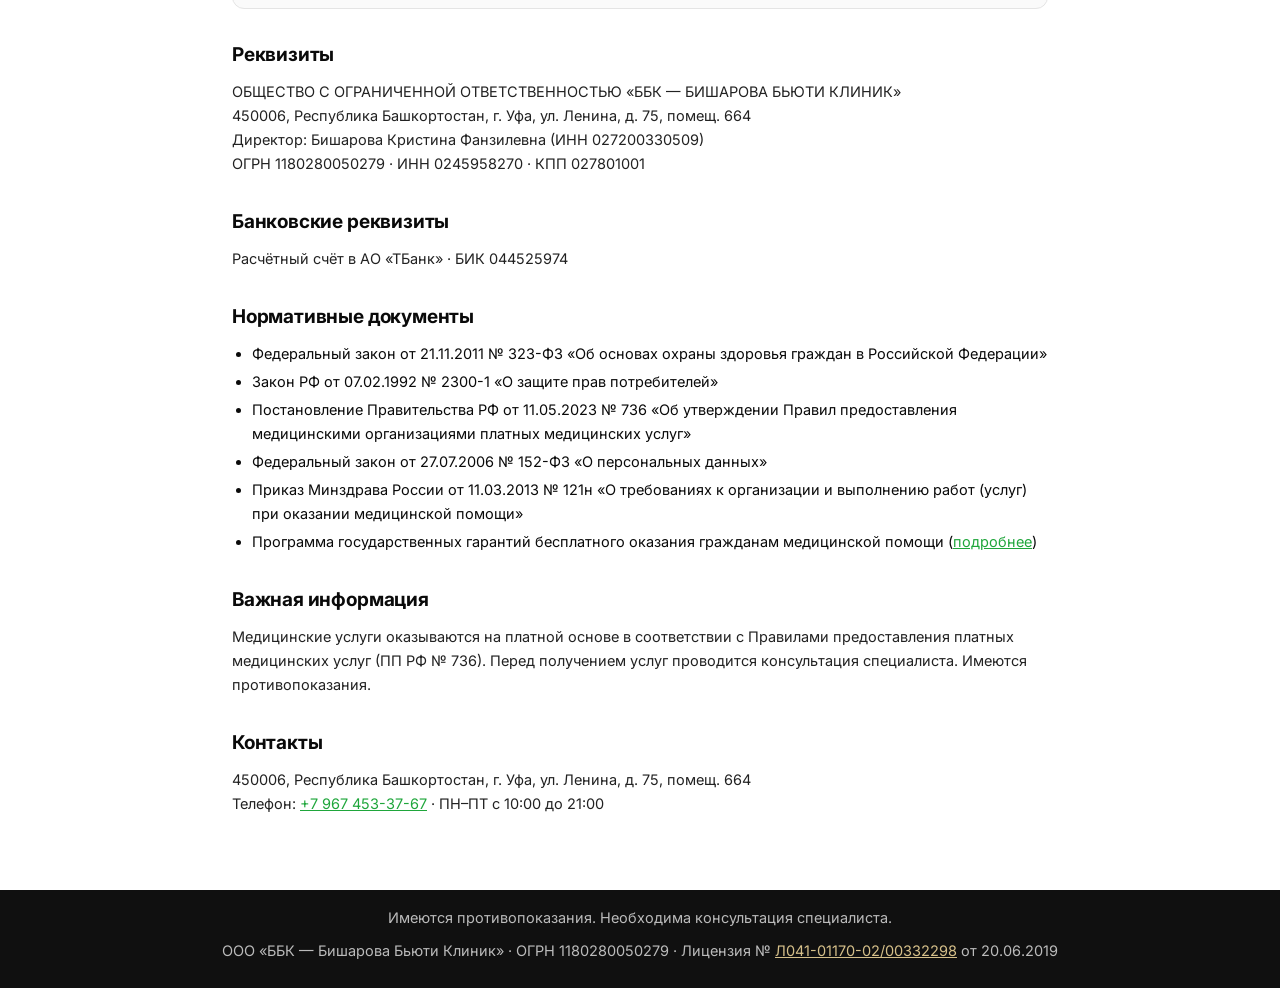
<file: legal/docs.html>
<!DOCTYPE html>
<html lang="ru">
<head>
<meta charset="UTF-8">
<meta name="viewport" content="width=device-width, initial-scale=1.0">
<title>Документы · Детоксинг 10 · Bisharova Detox</title>
<meta name="robots" content="noindex, follow">
<link rel="preconnect" href="https://fonts.googleapis.com">
<link href="https://fonts.googleapis.com/css2?family=Inter:wght@400;500;600;700&display=swap" rel="stylesheet">
<style>
:root{--ink:#0A0A0A;--muted:#6E6E6E;--line:#E4E4E4;--green-dark:#1FA63B;--bg-soft:#FAFAFA}
*{box-sizing:border-box;margin:0;padding:0}
body{font-family:'Inter',sans-serif;color:var(--ink);line-height:1.65;background:#fff}
.top{border-bottom:1px solid var(--line);padding:14px 0;background:#fff;position:sticky;top:0;z-index:10}
.wrap{max-width:860px;margin:0 auto;padding:0 22px}
.top .wrap{display:flex;justify-content:space-between;align-items:center}
.top a{color:var(--ink);text-decoration:none;font-weight:600;font-size:15px}
.top a b{color:var(--green-dark)}
.top .back{font-weight:500;font-size:13.5px;color:var(--muted)}
main{padding:48px 0 64px}
h1{font-size:30px;letter-spacing:-0.02em;margin-bottom:26px;line-height:1.15}
h2{font-size:19px;margin:30px 0 10px;letter-spacing:-0.01em}
p{font-size:14.5px;margin:0 0 10px;color:#222}
p.small{font-size:13px;color:var(--muted)}
a{color:var(--green-dark)}
ul{margin:0 0 12px 20px} li{font-size:14.5px;margin:4px 0}
img.doc{max-width:100%;border:1px solid var(--line);border-radius:12px;margin:14px 0}
.docfile{display:flex;align-items:center;gap:12px;background:var(--bg-soft);border:1px solid var(--line);border-radius:12px;padding:14px 18px;margin:10px 0;text-decoration:none;color:var(--ink)}
.docfile:hover{border-color:var(--green-dark)}
.docfile .ic{flex-shrink:0;width:38px;height:38px;border-radius:9px;background:var(--green-dark);color:#fff;display:flex;align-items:center;justify-content:center;font-weight:700;font-size:11px}
footer{background:#101010;color:#bbb;text-align:center;padding:16px 20px;font-size:12.5px;line-height:1.6}
footer p{color:#bbb}
footer a{color:#d6c08a}
</style>
</head>
<body>
<div class="top"><div class="wrap">
  <a href="../index.html">Bisharova <b>Detox</b> · Детоксинг 10</a>
  <a class="back" href="../index.html">← на главную</a>
</div></div>
<main><div class="wrap">
<h1>Документы</h1>

<h2>Медицинская лицензия</h2>
<p>Лицензия на осуществление медицинской деятельности № Л041-01170-02/00332298 от 20.06.2019.
<a href="https://roszdravnadzor.gov.ru/services/licenses" target="_blank" rel="noopener">Проверить в Едином реестре Росздравнадзора</a></p>
<img class="doc" src="files/license.jpg" alt="Медицинская лицензия клиники" loading="lazy">
<a class="docfile" href="files/vypiska-reestr-licenzij.pdf" target="_blank" rel="noopener"><span class="ic">PDF</span>Выписка из реестра лицензий ООО «ББК — Бишарова Бьюти Клиник»</a>
<a class="docfile" href="files/karta-partnera.pdf" target="_blank" rel="noopener"><span class="ic">PDF</span>Карта партнёра (реквизиты)</a>

<h2>Реквизиты</h2>
<p>ОБЩЕСТВО С ОГРАНИЧЕННОЙ ОТВЕТСТВЕННОСТЬЮ «ББК — БИШАРОВА БЬЮТИ КЛИНИК»<br>
450006, Республика Башкортостан, г. Уфа, ул. Ленина, д. 75, помещ. 664<br>
Директор: Бишарова Кристина Фанзилевна (ИНН 027200330509)<br>
ОГРН 1180280050279 · ИНН 0245958270 · КПП 027801001</p>
<h2>Банковские реквизиты</h2>
<p>Расчётный счёт в АО «ТБанк» · БИК 044525974</p>

<h2 id="norm_doc">Нормативные документы</h2>
<ul>
<li>Федеральный закон от 21.11.2011 № 323-ФЗ «Об основах охраны здоровья граждан в Российской Федерации»</li>
<li>Закон РФ от 07.02.1992 № 2300-1 «О защите прав потребителей»</li>
<li>Постановление Правительства РФ от 11.05.2023 № 736 «Об утверждении Правил предоставления медицинскими организациями платных медицинских услуг»</li>
<li>Федеральный закон от 27.07.2006 № 152-ФЗ «О персональных данных»</li>
<li>Приказ Минздрава России от 11.03.2013 № 121н «О требованиях к организации и выполнению работ (услуг) при оказании медицинской помощи»</li>
<li>Программа государственных гарантий бесплатного оказания гражданам медицинской помощи (<a href="gosgarantii.html">подробнее</a>)</li>
</ul>

<h2>Важная информация</h2>
<p>Медицинские услуги оказываются на платной основе в соответствии с Правилами предоставления платных медицинских услуг (ПП РФ № 736). Перед получением услуг проводится консультация специалиста. Имеются противопоказания.</p>
<h2>Контакты</h2>
<p>450006, Республика Башкортостан, г. Уфа, ул. Ленина, д. 75, помещ. 664<br>
Телефон: <a href="tel:+79674533767">+7 967 453-37-67</a> · ПН–ПТ с 10:00 до 21:00</p>

</div></main>
<footer>
<p>Имеются противопоказания. Необходима консультация специалиста.</p>
<p>ООО «ББК — Бишарова Бьюти Клиник» · ОГРН 1180280050279 · Лицензия № <a href="https://roszdravnadzor.gov.ru/services/licenses" target="_blank" rel="noopener">Л041-01170-02/00332298</a> от 20.06.2019</p>
</footer>
</body>
</html>
</file>
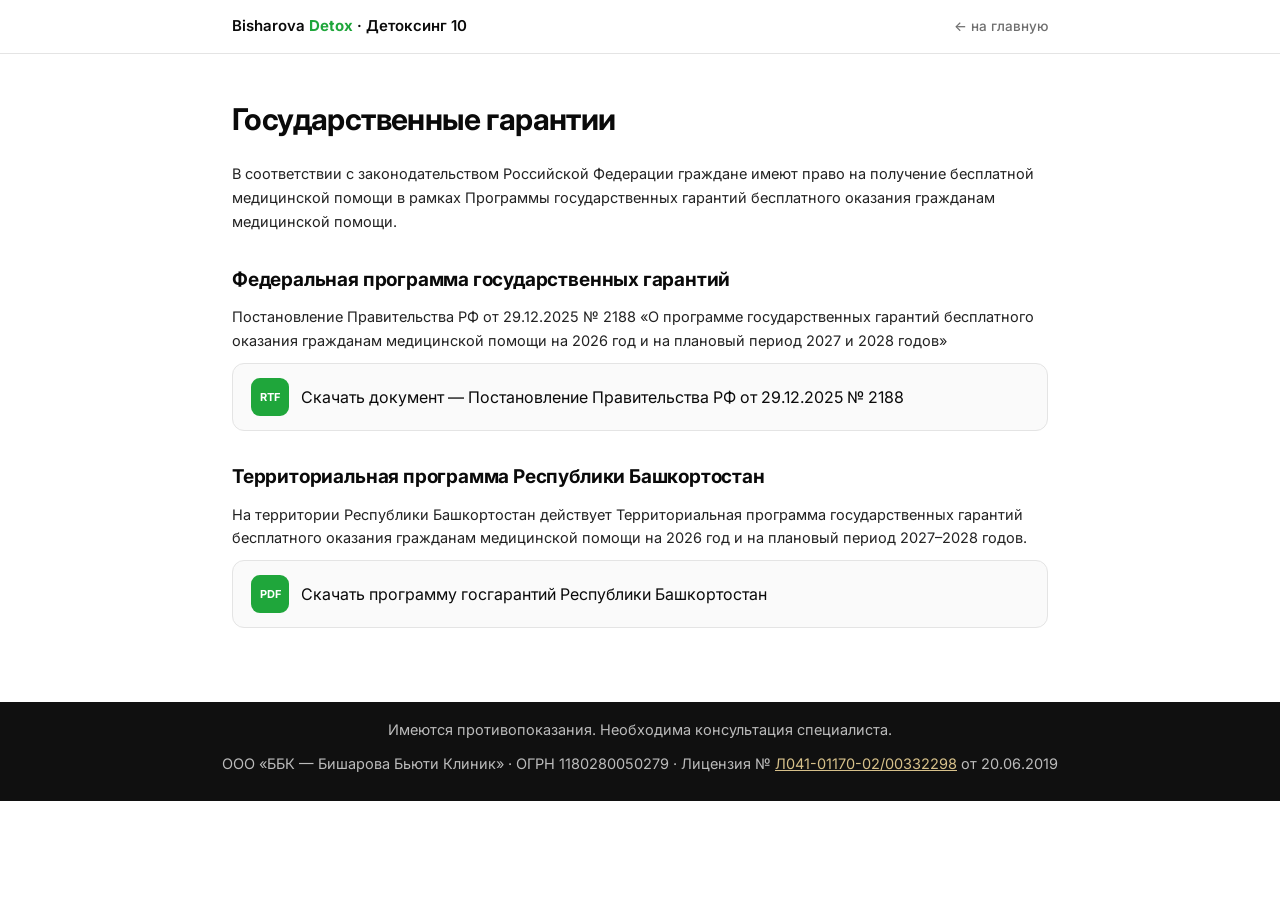
<file: legal/gosgarantii.html>
<!DOCTYPE html>
<html lang="ru">
<head>
<meta charset="UTF-8">
<meta name="viewport" content="width=device-width, initial-scale=1.0">
<title>Государственные гарантии · Детоксинг 10 · Bisharova Detox</title>
<meta name="robots" content="noindex, follow">
<link rel="preconnect" href="https://fonts.googleapis.com">
<link href="https://fonts.googleapis.com/css2?family=Inter:wght@400;500;600;700&display=swap" rel="stylesheet">
<style>
:root{--ink:#0A0A0A;--muted:#6E6E6E;--line:#E4E4E4;--green-dark:#1FA63B;--bg-soft:#FAFAFA}
*{box-sizing:border-box;margin:0;padding:0}
body{font-family:'Inter',sans-serif;color:var(--ink);line-height:1.65;background:#fff}
.top{border-bottom:1px solid var(--line);padding:14px 0;background:#fff;position:sticky;top:0;z-index:10}
.wrap{max-width:860px;margin:0 auto;padding:0 22px}
.top .wrap{display:flex;justify-content:space-between;align-items:center}
.top a{color:var(--ink);text-decoration:none;font-weight:600;font-size:15px}
.top a b{color:var(--green-dark)}
.top .back{font-weight:500;font-size:13.5px;color:var(--muted)}
main{padding:48px 0 64px}
h1{font-size:30px;letter-spacing:-0.02em;margin-bottom:26px;line-height:1.15}
h2{font-size:19px;margin:30px 0 10px;letter-spacing:-0.01em}
p{font-size:14.5px;margin:0 0 10px;color:#222}
p.small{font-size:13px;color:var(--muted)}
a{color:var(--green-dark)}
ul{margin:0 0 12px 20px} li{font-size:14.5px;margin:4px 0}
img.doc{max-width:100%;border:1px solid var(--line);border-radius:12px;margin:14px 0}
.docfile{display:flex;align-items:center;gap:12px;background:var(--bg-soft);border:1px solid var(--line);border-radius:12px;padding:14px 18px;margin:10px 0;text-decoration:none;color:var(--ink)}
.docfile:hover{border-color:var(--green-dark)}
.docfile .ic{flex-shrink:0;width:38px;height:38px;border-radius:9px;background:var(--green-dark);color:#fff;display:flex;align-items:center;justify-content:center;font-weight:700;font-size:11px}
footer{background:#101010;color:#bbb;text-align:center;padding:16px 20px;font-size:12.5px;line-height:1.6}
footer p{color:#bbb}
footer a{color:#d6c08a}
</style>
</head>
<body>
<div class="top"><div class="wrap">
  <a href="../index.html">Bisharova <b>Detox</b> · Детоксинг 10</a>
  <a class="back" href="../index.html">← на главную</a>
</div></div>
<main><div class="wrap">
<h1>Государственные гарантии</h1>

<p>В соответствии с законодательством Российской Федерации граждане имеют право на получение бесплатной медицинской помощи в рамках Программы государственных гарантий бесплатного оказания гражданам медицинской помощи.</p>
<h2>Федеральная программа государственных гарантий</h2>
<p>Постановление Правительства РФ от 29.12.2025 № 2188 «О программе государственных гарантий бесплатного оказания гражданам медицинской помощи на 2026 год и на плановый период 2027 и 2028 годов»</p>
<a class="docfile" href="files/postanovlenie-2188.rtf" target="_blank" rel="noopener"><span class="ic">RTF</span>Скачать документ — Постановление Правительства РФ от 29.12.2025 № 2188</a>
<h2>Территориальная программа Республики Башкортостан</h2>
<p>На территории Республики Башкортостан действует Территориальная программа государственных гарантий бесплатного оказания гражданам медицинской помощи на 2026 год и на плановый период 2027–2028 годов.</p>
<a class="docfile" href="files/programma-gosgarantii-rb.pdf" target="_blank" rel="noopener"><span class="ic">PDF</span>Скачать программу госгарантий Республики Башкортостан</a>

</div></main>
<footer>
<p>Имеются противопоказания. Необходима консультация специалиста.</p>
<p>ООО «ББК — Бишарова Бьюти Клиник» · ОГРН 1180280050279 · Лицензия № <a href="https://roszdravnadzor.gov.ru/services/licenses" target="_blank" rel="noopener">Л041-01170-02/00332298</a> от 20.06.2019</p>
</footer>
</body>
</html>
</file>
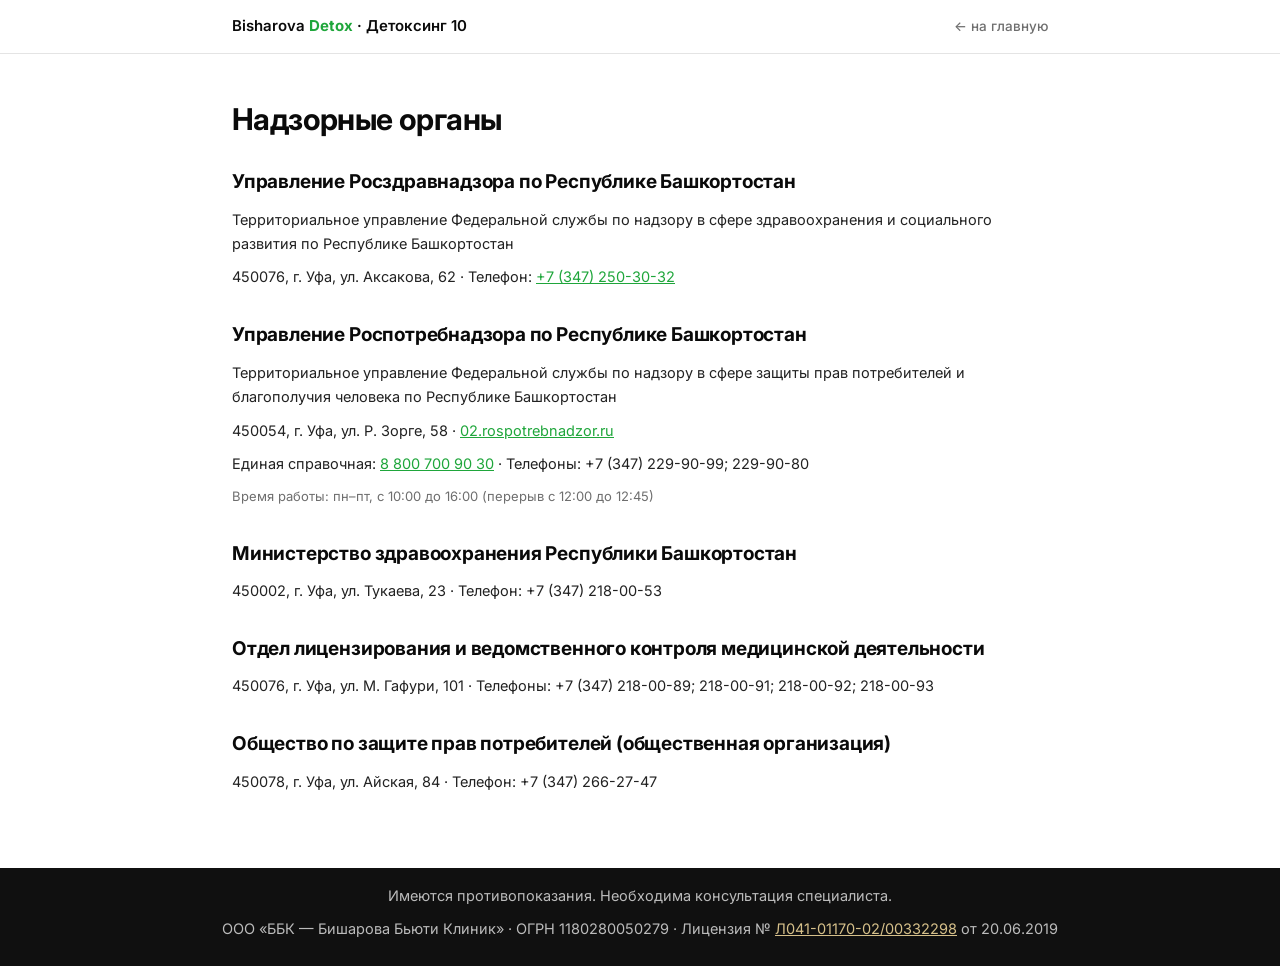
<file: legal/nadzor.html>
<!DOCTYPE html>
<html lang="ru">
<head>
<meta charset="UTF-8">
<meta name="viewport" content="width=device-width, initial-scale=1.0">
<title>Надзорные органы · Детоксинг 10 · Bisharova Detox</title>
<meta name="robots" content="noindex, follow">
<link rel="preconnect" href="https://fonts.googleapis.com">
<link href="https://fonts.googleapis.com/css2?family=Inter:wght@400;500;600;700&display=swap" rel="stylesheet">
<style>
:root{--ink:#0A0A0A;--muted:#6E6E6E;--line:#E4E4E4;--green-dark:#1FA63B;--bg-soft:#FAFAFA}
*{box-sizing:border-box;margin:0;padding:0}
body{font-family:'Inter',sans-serif;color:var(--ink);line-height:1.65;background:#fff}
.top{border-bottom:1px solid var(--line);padding:14px 0;background:#fff;position:sticky;top:0;z-index:10}
.wrap{max-width:860px;margin:0 auto;padding:0 22px}
.top .wrap{display:flex;justify-content:space-between;align-items:center}
.top a{color:var(--ink);text-decoration:none;font-weight:600;font-size:15px}
.top a b{color:var(--green-dark)}
.top .back{font-weight:500;font-size:13.5px;color:var(--muted)}
main{padding:48px 0 64px}
h1{font-size:30px;letter-spacing:-0.02em;margin-bottom:26px;line-height:1.15}
h2{font-size:19px;margin:30px 0 10px;letter-spacing:-0.01em}
p{font-size:14.5px;margin:0 0 10px;color:#222}
p.small{font-size:13px;color:var(--muted)}
a{color:var(--green-dark)}
ul{margin:0 0 12px 20px} li{font-size:14.5px;margin:4px 0}
img.doc{max-width:100%;border:1px solid var(--line);border-radius:12px;margin:14px 0}
.docfile{display:flex;align-items:center;gap:12px;background:var(--bg-soft);border:1px solid var(--line);border-radius:12px;padding:14px 18px;margin:10px 0;text-decoration:none;color:var(--ink)}
.docfile:hover{border-color:var(--green-dark)}
.docfile .ic{flex-shrink:0;width:38px;height:38px;border-radius:9px;background:var(--green-dark);color:#fff;display:flex;align-items:center;justify-content:center;font-weight:700;font-size:11px}
footer{background:#101010;color:#bbb;text-align:center;padding:16px 20px;font-size:12.5px;line-height:1.6}
footer p{color:#bbb}
footer a{color:#d6c08a}
</style>
</head>
<body>
<div class="top"><div class="wrap">
  <a href="../index.html">Bisharova <b>Detox</b> · Детоксинг 10</a>
  <a class="back" href="../index.html">← на главную</a>
</div></div>
<main><div class="wrap">
<h1>Надзорные органы</h1>

<h2>Управление Росздравнадзора по Республике Башкортостан</h2>
<p>Территориальное управление Федеральной службы по надзору в сфере здравоохранения и социального развития по Республике Башкортостан</p>
<p>450076, г. Уфа, ул. Аксакова, 62 · Телефон: <a href="tel:+73472503032">+7 (347) 250-30-32</a></p>
<h2>Управление Роспотребнадзора по Республике Башкортостан</h2>
<p>Территориальное управление Федеральной службы по надзору в сфере защиты прав потребителей и благополучия человека по Республике Башкортостан</p>
<p>450054, г. Уфа, ул. Р. Зорге, 58 · <a href="https://02.rospotrebnadzor.ru" target="_blank" rel="noopener">02.rospotrebnadzor.ru</a></p>
<p>Единая справочная: <a href="tel:88007009030">8 800 700 90 30</a> · Телефоны: +7 (347) 229-90-99; 229-90-80</p>
<p class="small">Время работы: пн–пт, с 10:00 до 16:00 (перерыв с 12:00 до 12:45)</p>
<h2>Министерство здравоохранения Республики Башкортостан</h2>
<p>450002, г. Уфа, ул. Тукаева, 23 · Телефон: +7 (347) 218-00-53</p>
<h2>Отдел лицензирования и ведомственного контроля медицинской деятельности</h2>
<p>450076, г. Уфа, ул. М. Гафури, 101 · Телефоны: +7 (347) 218-00-89; 218-00-91; 218-00-92; 218-00-93</p>
<h2>Общество по защите прав потребителей (общественная организация)</h2>
<p>450078, г. Уфа, ул. Айская, 84 · Телефон: +7 (347) 266-27-47</p>

</div></main>
<footer>
<p>Имеются противопоказания. Необходима консультация специалиста.</p>
<p>ООО «ББК — Бишарова Бьюти Клиник» · ОГРН 1180280050279 · Лицензия № <a href="https://roszdravnadzor.gov.ru/services/licenses" target="_blank" rel="noopener">Л041-01170-02/00332298</a> от 20.06.2019</p>
</footer>
</body>
</html>
</file>
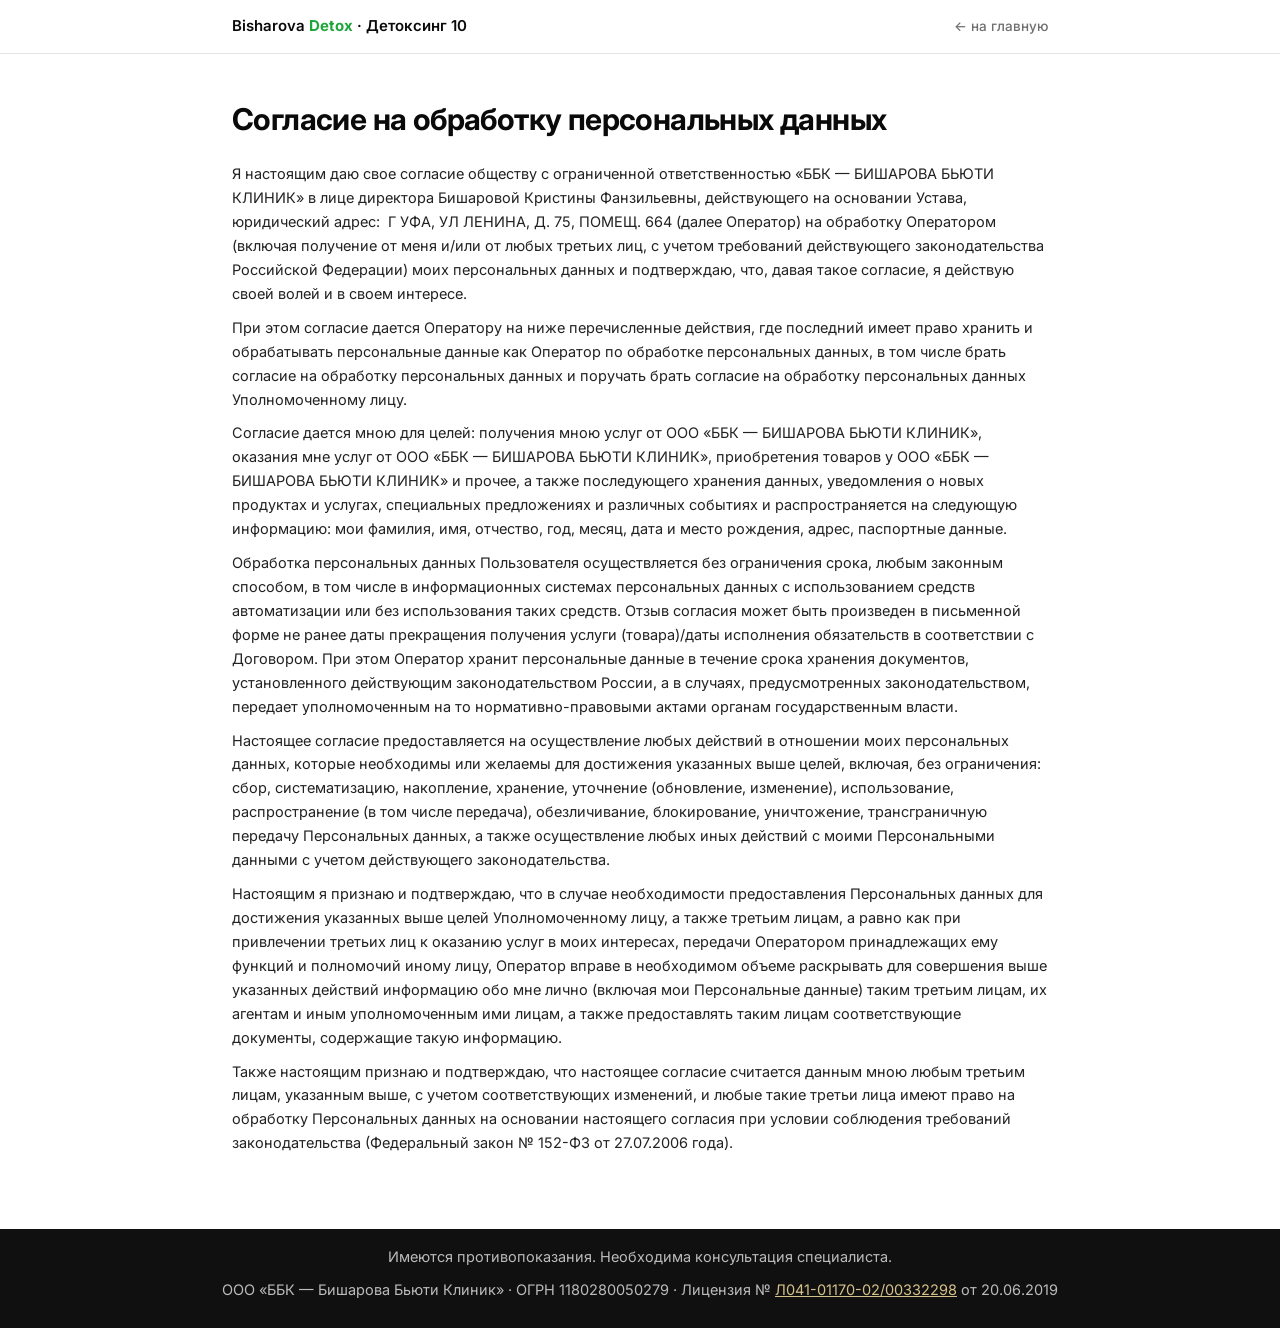
<file: legal/personal.html>
<!DOCTYPE html>
<html lang="ru">
<head>
<meta charset="UTF-8">
<meta name="viewport" content="width=device-width, initial-scale=1.0">
<title>Согласие на обработку персональных данных · Детоксинг 10 · Bisharova Detox</title>
<meta name="robots" content="noindex, follow">
<link rel="preconnect" href="https://fonts.googleapis.com">
<link href="https://fonts.googleapis.com/css2?family=Inter:wght@400;500;600;700&display=swap" rel="stylesheet">
<style>
:root{--ink:#0A0A0A;--muted:#6E6E6E;--line:#E4E4E4;--green-dark:#1FA63B;--bg-soft:#FAFAFA}
*{box-sizing:border-box;margin:0;padding:0}
body{font-family:'Inter',sans-serif;color:var(--ink);line-height:1.65;background:#fff}
.top{border-bottom:1px solid var(--line);padding:14px 0;background:#fff;position:sticky;top:0;z-index:10}
.wrap{max-width:860px;margin:0 auto;padding:0 22px}
.top .wrap{display:flex;justify-content:space-between;align-items:center}
.top a{color:var(--ink);text-decoration:none;font-weight:600;font-size:15px}
.top a b{color:var(--green-dark)}
.top .back{font-weight:500;font-size:13.5px;color:var(--muted)}
main{padding:48px 0 64px}
h1{font-size:30px;letter-spacing:-0.02em;margin-bottom:26px;line-height:1.15}
h2{font-size:19px;margin:30px 0 10px;letter-spacing:-0.01em}
p{font-size:14.5px;margin:0 0 10px;color:#222}
p.small{font-size:13px;color:var(--muted)}
a{color:var(--green-dark)}
ul{margin:0 0 12px 20px} li{font-size:14.5px;margin:4px 0}
img.doc{max-width:100%;border:1px solid var(--line);border-radius:12px;margin:14px 0}
.docfile{display:flex;align-items:center;gap:12px;background:var(--bg-soft);border:1px solid var(--line);border-radius:12px;padding:14px 18px;margin:10px 0;text-decoration:none;color:var(--ink)}
.docfile:hover{border-color:var(--green-dark)}
.docfile .ic{flex-shrink:0;width:38px;height:38px;border-radius:9px;background:var(--green-dark);color:#fff;display:flex;align-items:center;justify-content:center;font-weight:700;font-size:11px}
footer{background:#101010;color:#bbb;text-align:center;padding:16px 20px;font-size:12.5px;line-height:1.6}
footer p{color:#bbb}
footer a{color:#d6c08a}
</style>
</head>
<body>
<div class="top"><div class="wrap">
  <a href="../index.html">Bisharova <b>Detox</b> · Детоксинг 10</a>
  <a class="back" href="../index.html">← на главную</a>
</div></div>
<main><div class="wrap">
<h1>Согласие на обработку персональных данных</h1>
<p>Я настоящим даю свое согласие обществу с ограниченной ответственностью «ББК — БИШАРОВА БЬЮТИ КЛИНИК» в лице директора Бишаровой Кристины Фанзильевны, действующего на основании Устава, юридический адрес:  Г УФА, УЛ ЛЕНИНА, Д. 75, ПОМЕЩ. 664 (далее Оператор) на обработку Оператором (включая получение от меня и/или от любых третьих лиц, с учетом требований действующего законодательства Российской Федерации) моих персональных данных и подтверждаю, что, давая такое согласие, я действую своей волей и в своем интересе.</p>
<p>При этом согласие дается Оператору на ниже перечисленные действия, где последний имеет право хранить и обрабатывать персональные данные как Оператор по обработке персональных данных, в том числе брать согласие на обработку персональных данных и поручать брать согласие на обработку персональных данных Уполномоченному лицу.</p>
<p>Согласие дается мною для целей: получения мною услуг от ООО «ББК — БИШАРОВА БЬЮТИ КЛИНИК», оказания мне услуг от ООО «ББК — БИШАРОВА БЬЮТИ КЛИНИК», приобретения товаров у ООО «ББК — БИШАРОВА БЬЮТИ КЛИНИК» и прочее, а также последующего хранения данных, уведомления о новых продуктах и услугах, специальных предложениях и различных событиях и распространяется на следующую информацию: мои фамилия, имя, отчество, год, месяц, дата и место рождения, адрес, паспортные данные.</p>
<p>Обработка персональных данных Пользователя осуществляется без ограничения срока, любым законным способом, в том числе в информационных системах персональных данных с использованием средств автоматизации или без использования таких средств. Отзыв согласия может быть произведен в письменной форме не ранее даты прекращения получения услуги (товара)/даты исполнения обязательств в соответствии с Договором. При этом Оператор хранит персональные данные в течение срока хранения документов, установленного действующим законодательством России, а в случаях, предусмотренных законодательством, передает уполномоченным на то нормативно-правовыми актами органам государственным власти.</p>
<p>Настоящее согласие предоставляется на осуществление любых действий в отношении моих персональных данных, которые необходимы или желаемы для достижения указанных выше целей, включая, без ограничения: сбор, систематизацию, накопление, хранение, уточнение (обновление, изменение), использование, распространение (в том числе передача), обезличивание, блокирование, уничтожение, трансграничную передачу Персональных данных, а также осуществление любых иных действий с моими Персональными данными с учетом действующего законодательства.</p>
<p>Настоящим я признаю и подтверждаю, что в случае необходимости предоставления Персональных данных для достижения указанных выше целей Уполномоченному лицу, а также третьим лицам, а равно как при привлечении третьих лиц к оказанию услуг в моих интересах, передачи Оператором принадлежащих ему функций и полномочий иному лицу, Оператор вправе в необходимом объеме раскрывать для совершения выше указанных действий информацию обо мне лично (включая мои Персональные данные) таким третьим лицам, их агентам и иным уполномоченным ими лицам, а также предоставлять таким лицам соответствующие документы, содержащие такую информацию.</p>
<p>Также настоящим признаю и подтверждаю, что настоящее согласие считается данным мною любым третьим лицам, указанным выше, с учетом соответствующих изменений, и любые такие третьи лица имеют право на обработку Персональных данных на основании настоящего согласия при условии соблюдения требований законодательства (Федеральный закон № 152-ФЗ от 27.07.2006 года).</p>
</div></main>
<footer>
<p>Имеются противопоказания. Необходима консультация специалиста.</p>
<p>ООО «ББК — Бишарова Бьюти Клиник» · ОГРН 1180280050279 · Лицензия № <a href="https://roszdravnadzor.gov.ru/services/licenses" target="_blank" rel="noopener">Л041-01170-02/00332298</a> от 20.06.2019</p>
</footer>
</body>
</html>
</file>
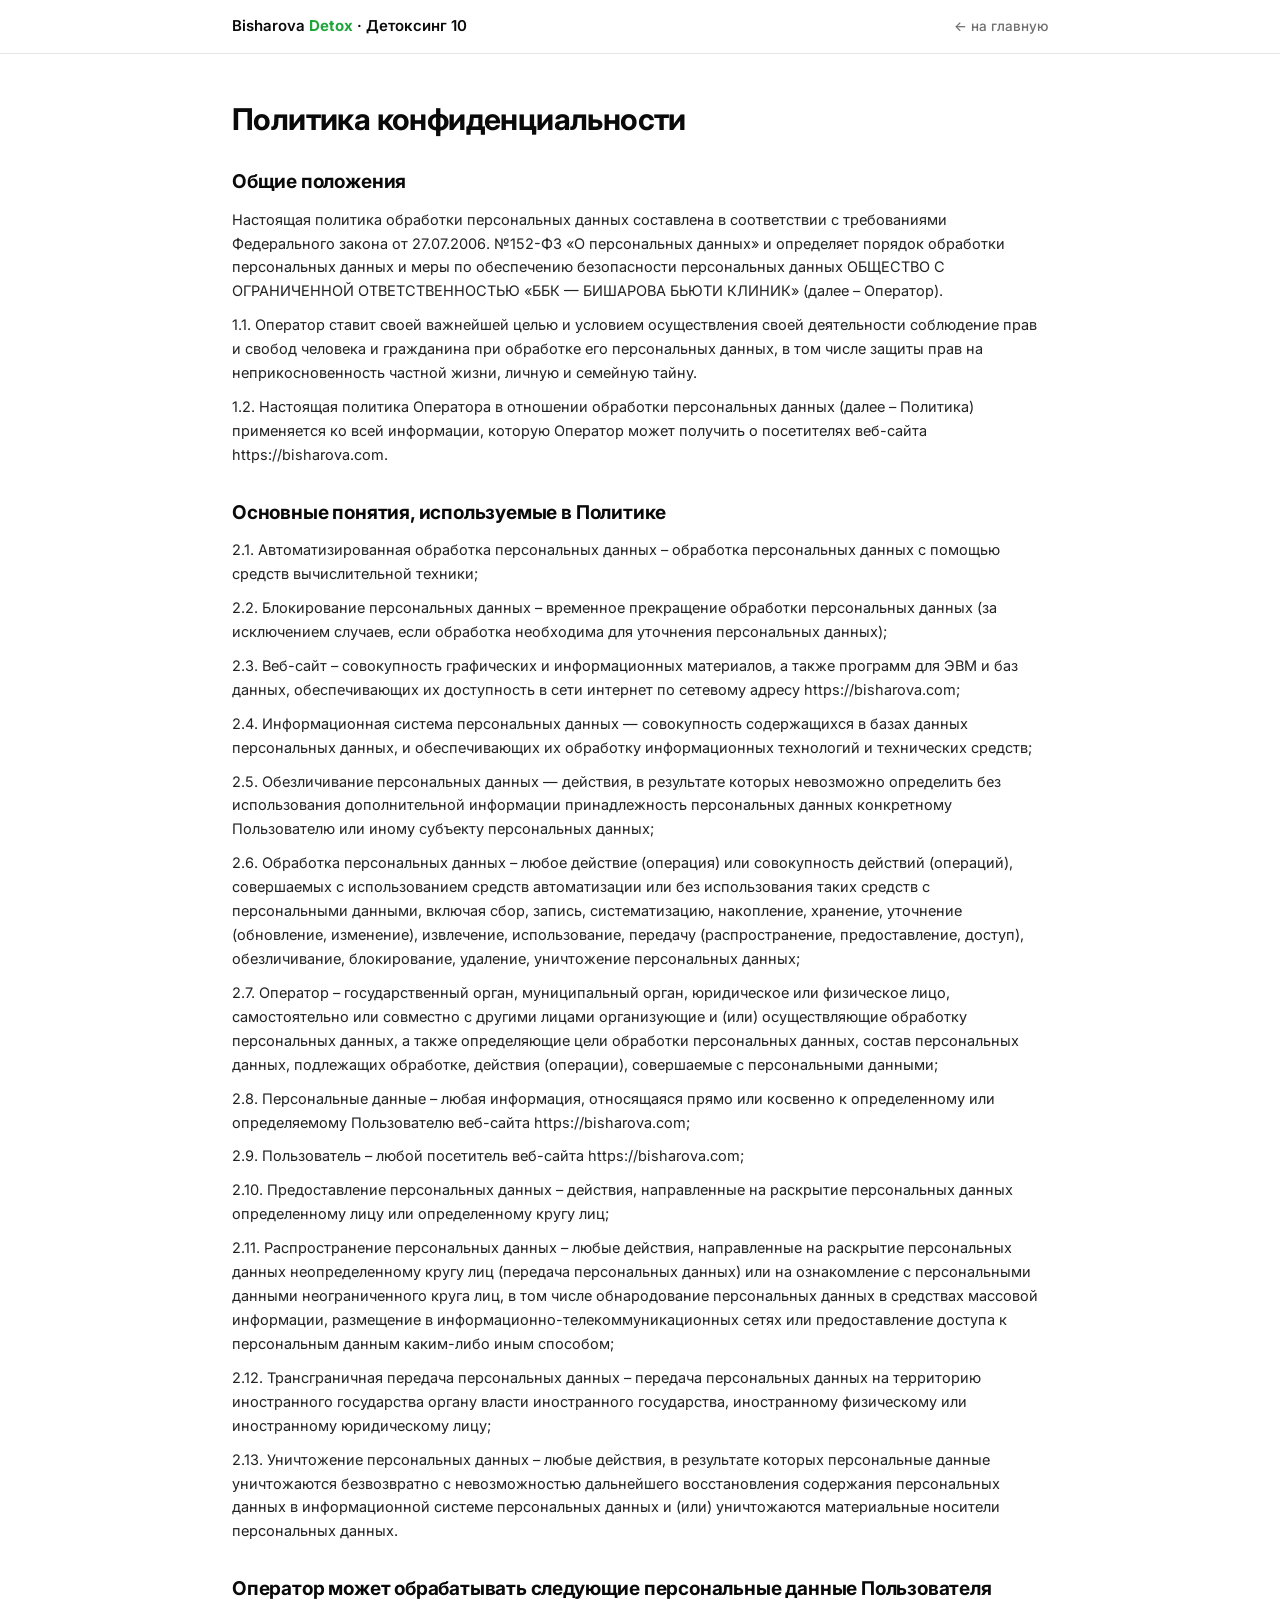
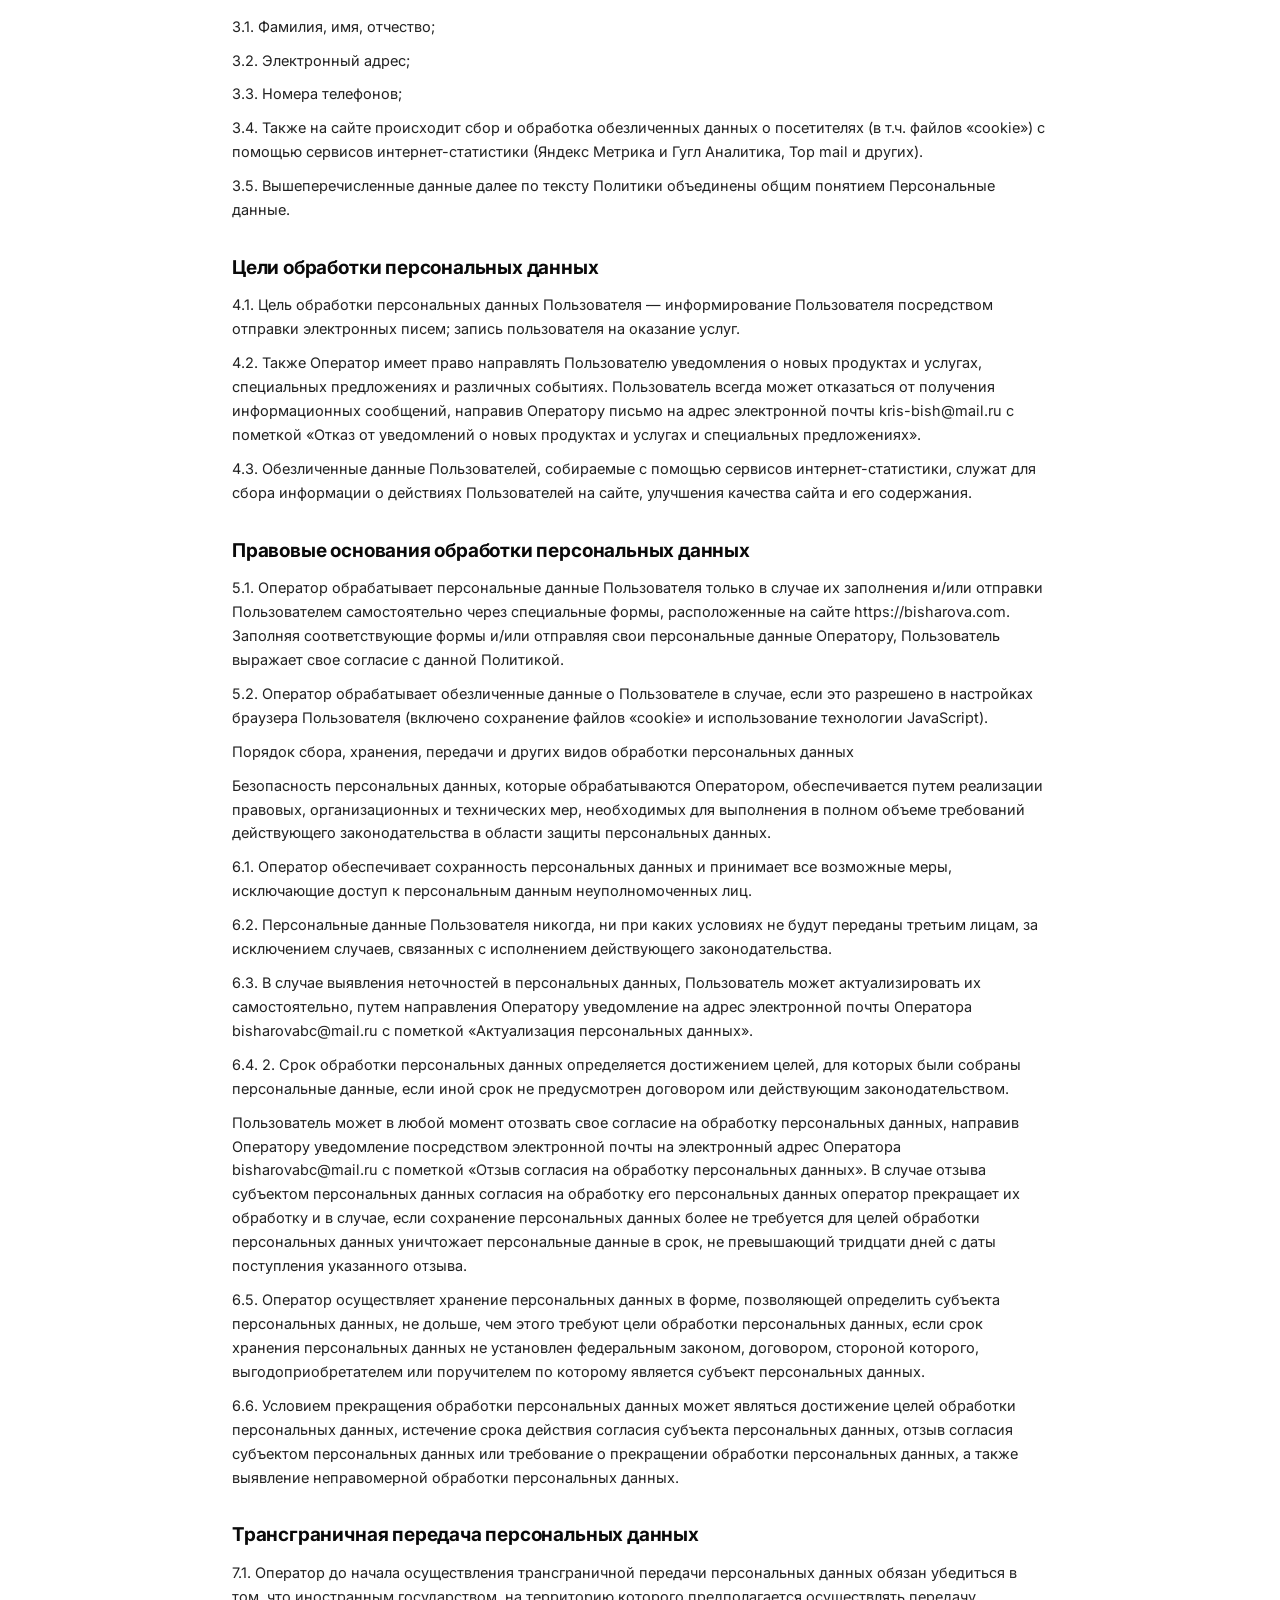
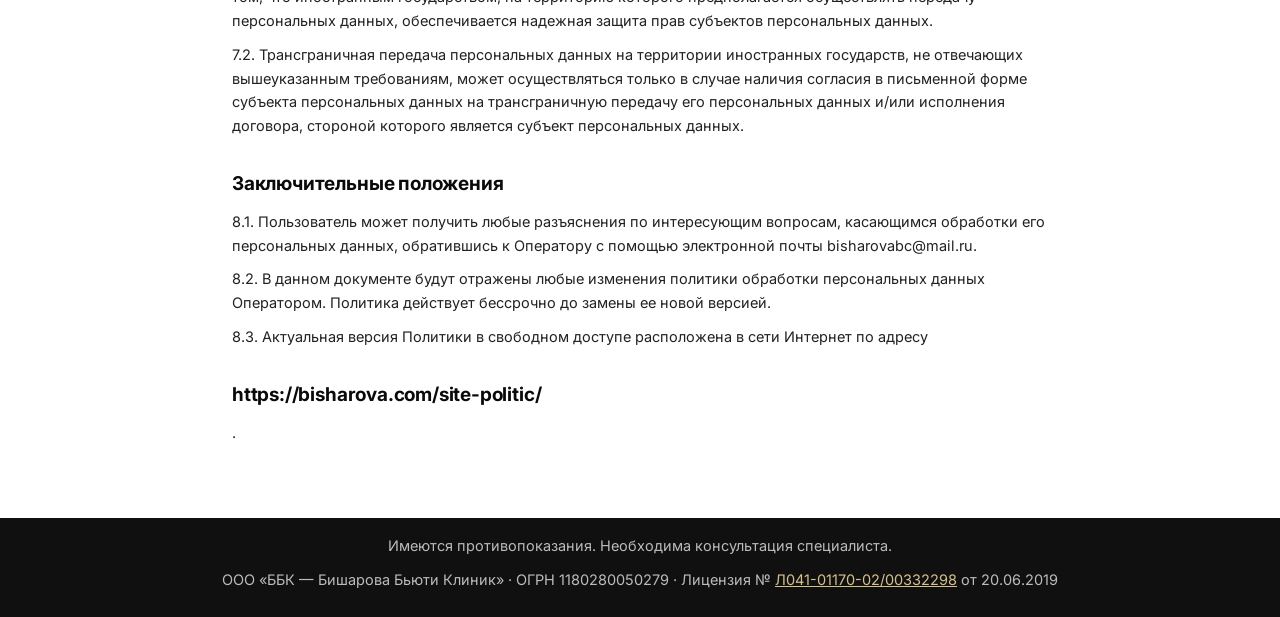
<file: legal/politika.html>
<!DOCTYPE html>
<html lang="ru">
<head>
<meta charset="UTF-8">
<meta name="viewport" content="width=device-width, initial-scale=1.0">
<title>Политика конфиденциальности · Детоксинг 10 · Bisharova Detox</title>
<meta name="robots" content="noindex, follow">
<link rel="preconnect" href="https://fonts.googleapis.com">
<link href="https://fonts.googleapis.com/css2?family=Inter:wght@400;500;600;700&display=swap" rel="stylesheet">
<style>
:root{--ink:#0A0A0A;--muted:#6E6E6E;--line:#E4E4E4;--green-dark:#1FA63B;--bg-soft:#FAFAFA}
*{box-sizing:border-box;margin:0;padding:0}
body{font-family:'Inter',sans-serif;color:var(--ink);line-height:1.65;background:#fff}
.top{border-bottom:1px solid var(--line);padding:14px 0;background:#fff;position:sticky;top:0;z-index:10}
.wrap{max-width:860px;margin:0 auto;padding:0 22px}
.top .wrap{display:flex;justify-content:space-between;align-items:center}
.top a{color:var(--ink);text-decoration:none;font-weight:600;font-size:15px}
.top a b{color:var(--green-dark)}
.top .back{font-weight:500;font-size:13.5px;color:var(--muted)}
main{padding:48px 0 64px}
h1{font-size:30px;letter-spacing:-0.02em;margin-bottom:26px;line-height:1.15}
h2{font-size:19px;margin:30px 0 10px;letter-spacing:-0.01em}
p{font-size:14.5px;margin:0 0 10px;color:#222}
p.small{font-size:13px;color:var(--muted)}
a{color:var(--green-dark)}
ul{margin:0 0 12px 20px} li{font-size:14.5px;margin:4px 0}
img.doc{max-width:100%;border:1px solid var(--line);border-radius:12px;margin:14px 0}
.docfile{display:flex;align-items:center;gap:12px;background:var(--bg-soft);border:1px solid var(--line);border-radius:12px;padding:14px 18px;margin:10px 0;text-decoration:none;color:var(--ink)}
.docfile:hover{border-color:var(--green-dark)}
.docfile .ic{flex-shrink:0;width:38px;height:38px;border-radius:9px;background:var(--green-dark);color:#fff;display:flex;align-items:center;justify-content:center;font-weight:700;font-size:11px}
footer{background:#101010;color:#bbb;text-align:center;padding:16px 20px;font-size:12.5px;line-height:1.6}
footer p{color:#bbb}
footer a{color:#d6c08a}
</style>
</head>
<body>
<div class="top"><div class="wrap">
  <a href="../index.html">Bisharova <b>Detox</b> · Детоксинг 10</a>
  <a class="back" href="../index.html">← на главную</a>
</div></div>
<main><div class="wrap">
<h1>Политика конфиденциальности</h1>
<h2>Общие положения</h2>
<p>Настоящая политика обработки персональных данных составлена в соответствии с требованиями Федерального закона от 27.07.2006. №152-ФЗ «О персональных данных» и определяет порядок обработки персональных данных и меры по обеспечению безопасности персональных данных ОБЩЕСТВО С ОГРАНИЧЕННОЙ ОТВЕТСТВЕННОСТЬЮ «ББК — БИШАРОВА БЬЮТИ КЛИНИК» (далее – Оператор).</p>
<p>1.1. Оператор ставит своей важнейшей целью и условием осуществления своей деятельности соблюдение прав и свобод человека и гражданина при обработке его персональных данных, в том числе защиты прав на неприкосновенность частной жизни, личную и семейную тайну.</p>
<p>1.2. Настоящая политика Оператора в отношении обработки персональных данных (далее – Политика) применяется ко всей информации, которую Оператор может получить о посетителях веб-сайта https://bisharova.com.</p>
<h2>Основные понятия, используемые в Политике</h2>
<p>2.1. Автоматизированная обработка персональных данных – обработка персональных данных с помощью средств вычислительной техники;</p>
<p>2.2. Блокирование персональных данных – временное прекращение обработки персональных данных (за исключением случаев, если обработка необходима для уточнения персональных данных);</p>
<p>2.3. Веб-сайт – совокупность графических и информационных материалов, а также программ для ЭВМ и баз данных, обеспечивающих их доступность в сети интернет по сетевому адресу https://bisharova.com;</p>
<p>2.4. Информационная система персональных данных — совокупность содержащихся в базах данных персональных данных, и обеспечивающих их обработку информационных технологий и технических средств;</p>
<p>2.5. Обезличивание персональных данных — действия, в результате которых невозможно определить без использования дополнительной информации принадлежность персональных данных конкретному Пользователю или иному субъекту персональных данных;</p>
<p>2.6. Обработка персональных данных – любое действие (операция) или совокупность действий (операций), совершаемых с использованием средств автоматизации или без использования таких средств с персональными данными, включая сбор, запись, систематизацию, накопление, хранение, уточнение (обновление, изменение), извлечение, использование, передачу (распространение, предоставление, доступ), обезличивание, блокирование, удаление, уничтожение персональных данных;</p>
<p>2.7. Оператор – государственный орган, муниципальный орган, юридическое или физическое лицо, самостоятельно или совместно с другими лицами организующие и (или) осуществляющие обработку персональных данных, а также определяющие цели обработки персональных данных, состав персональных данных, подлежащих обработке, действия (операции), совершаемые с персональными данными;</p>
<p>2.8. Персональные данные – любая информация, относящаяся прямо или косвенно к определенному или определяемому Пользователю веб-сайта https://bisharova.com;</p>
<p>2.9. Пользователь – любой посетитель веб-сайта https://bisharova.com;</p>
<p>2.10. Предоставление персональных данных – действия, направленные на раскрытие персональных данных определенному лицу или определенному кругу лиц;</p>
<p>2.11. Распространение персональных данных – любые действия, направленные на раскрытие персональных данных неопределенному кругу лиц (передача персональных данных) или на ознакомление с персональными данными неограниченного круга лиц, в том числе обнародование персональных данных в средствах массовой информации, размещение в информационно-телекоммуникационных сетях или предоставление доступа к персональным данным каким-либо иным способом;</p>
<p>2.12. Трансграничная передача персональных данных – передача персональных данных на территорию иностранного государства органу власти иностранного государства, иностранному физическому или иностранному юридическому лицу;</p>
<p>2.13. Уничтожение персональных данных – любые действия, в результате которых персональные данные уничтожаются безвозвратно с невозможностью дальнейшего восстановления содержания персональных данных в информационной системе персональных данных и (или) уничтожаются материальные носители персональных данных.</p>
<h2>Оператор может обрабатывать следующие персональные данные Пользователя</h2>
<p>3.1. Фамилия, имя, отчество;</p>
<p>3.2. Электронный адрес;</p>
<p>3.3. Номера телефонов;</p>
<p>3.4. Также на сайте происходит сбор и обработка обезличенных данных о посетителях (в т.ч. файлов «cookie») с помощью сервисов интернет-статистики (Яндекс Метрика и Гугл Аналитика, Top mail и других).</p>
<p>3.5. Вышеперечисленные данные далее по тексту Политики объединены общим понятием Персональные данные.</p>
<h2>Цели обработки персональных данных</h2>
<p>4.1. Цель обработки персональных данных Пользователя — информирование Пользователя посредством отправки электронных писем; запись пользователя на оказание услуг.</p>
<p>4.2. Также Оператор имеет право направлять Пользователю уведомления о новых продуктах и услугах, специальных предложениях и различных событиях. Пользователь всегда может отказаться от получения информационных сообщений, направив Оператору письмо на адрес электронной почты kris-bish@mail.ru с пометкой «Отказ от уведомлений о новых продуктах и услугах и специальных предложениях».</p>
<p>4.3. Обезличенные данные Пользователей, собираемые с помощью сервисов интернет-статистики, служат для сбора информации о действиях Пользователей на сайте, улучшения качества сайта и его содержания.</p>
<h2>Правовые основания обработки персональных данных</h2>
<p>5.1. Оператор обрабатывает персональные данные Пользователя только в случае их заполнения и/или отправки Пользователем самостоятельно через специальные формы, расположенные на сайте https://bisharova.com. Заполняя соответствующие формы и/или отправляя свои персональные данные Оператору, Пользователь выражает свое согласие с данной Политикой.</p>
<p>5.2. Оператор обрабатывает обезличенные данные о Пользователе в случае, если это разрешено в настройках браузера Пользователя (включено сохранение файлов «cookie» и использование технологии JavaScript).</p>
<p>Порядок сбора, хранения, передачи и других видов обработки персональных данных</p>
<p>Безопасность персональных данных, которые обрабатываются Оператором, обеспечивается путем реализации правовых, организационных и технических мер, необходимых для выполнения в полном объеме требований действующего законодательства в области защиты персональных данных.</p>
<p>6.1. Оператор обеспечивает сохранность персональных данных и принимает все возможные меры, исключающие доступ к персональным данным неуполномоченных лиц.</p>
<p>6.2. Персональные данные Пользователя никогда, ни при каких условиях не будут переданы третьим лицам, за исключением случаев, связанных с исполнением действующего законодательства.</p>
<p>6.3. В случае выявления неточностей в персональных данных, Пользователь может актуализировать их самостоятельно, путем направления Оператору уведомление на адрес электронной почты Оператора bisharovabc@mail.ru с пометкой «Актуализация персональных данных».</p>
<p>6.4. 2. Срок обработки персональных данных определяется достижением целей, для которых были собраны персональные данные, если иной срок не предусмотрен договором или действующим законодательством.</p>
<p>Пользователь может в любой момент отозвать свое согласие на обработку персональных данных, направив Оператору уведомление посредством электронной почты на электронный адрес Оператора bisharovabc@mail.ru с пометкой «Отзыв согласия на обработку персональных данных». В случае отзыва субъектом персональных данных согласия на обработку его персональных данных оператор прекращает их обработку и в случае, если сохранение персональных данных более не требуется для целей обработки персональных данных уничтожает персональные данные в срок, не превышающий тридцати дней с даты поступления указанного отзыва.</p>
<p>6.5. Оператор осуществляет хранение персональных данных в форме, позволяющей определить субъекта персональных данных, не дольше, чем этого требуют цели обработки персональных данных, если срок хранения персональных данных не установлен федеральным законом, договором, стороной которого, выгодоприобретателем или поручителем по которому является субъект персональных данных.</p>
<p>6.6. Условием прекращения обработки персональных данных может являться достижение целей обработки персональных данных, истечение срока действия согласия субъекта персональных данных, отзыв согласия субъектом персональных данных или требование о прекращении обработки персональных данных, а также выявление неправомерной обработки персональных данных.</p>
<h2>Трансграничная передача персональных данных</h2>
<p>7.1. Оператор до начала осуществления трансграничной передачи персональных данных обязан убедиться в том, что иностранным государством, на территорию которого предполагается осуществлять передачу персональных данных, обеспечивается надежная защита прав субъектов персональных данных.</p>
<p>7.2. Трансграничная передача персональных данных на территории иностранных государств, не отвечающих вышеуказанным требованиям, может осуществляться только в случае наличия согласия в письменной форме субъекта персональных данных на трансграничную передачу его персональных данных и/или исполнения договора, стороной которого является субъект персональных данных.</p>
<h2>Заключительные положения</h2>
<p>8.1. Пользователь может получить любые разъяснения по интересующим вопросам, касающимся обработки его персональных данных, обратившись к Оператору с помощью электронной почты bisharovabc@mail.ru.</p>
<p>8.2. В данном документе будут отражены любые изменения политики обработки персональных данных Оператором. Политика действует бессрочно до замены ее новой версией.</p>
<p>8.3. Актуальная версия Политики в свободном доступе расположена в сети Интернет по адресу</p>
<h2>https://bisharova.com/site-politic/</h2>
<p>.</p>
</div></main>
<footer>
<p>Имеются противопоказания. Необходима консультация специалиста.</p>
<p>ООО «ББК — Бишарова Бьюти Клиник» · ОГРН 1180280050279 · Лицензия № <a href="https://roszdravnadzor.gov.ru/services/licenses" target="_blank" rel="noopener">Л041-01170-02/00332298</a> от 20.06.2019</p>
</footer>
</body>
</html>
</file>
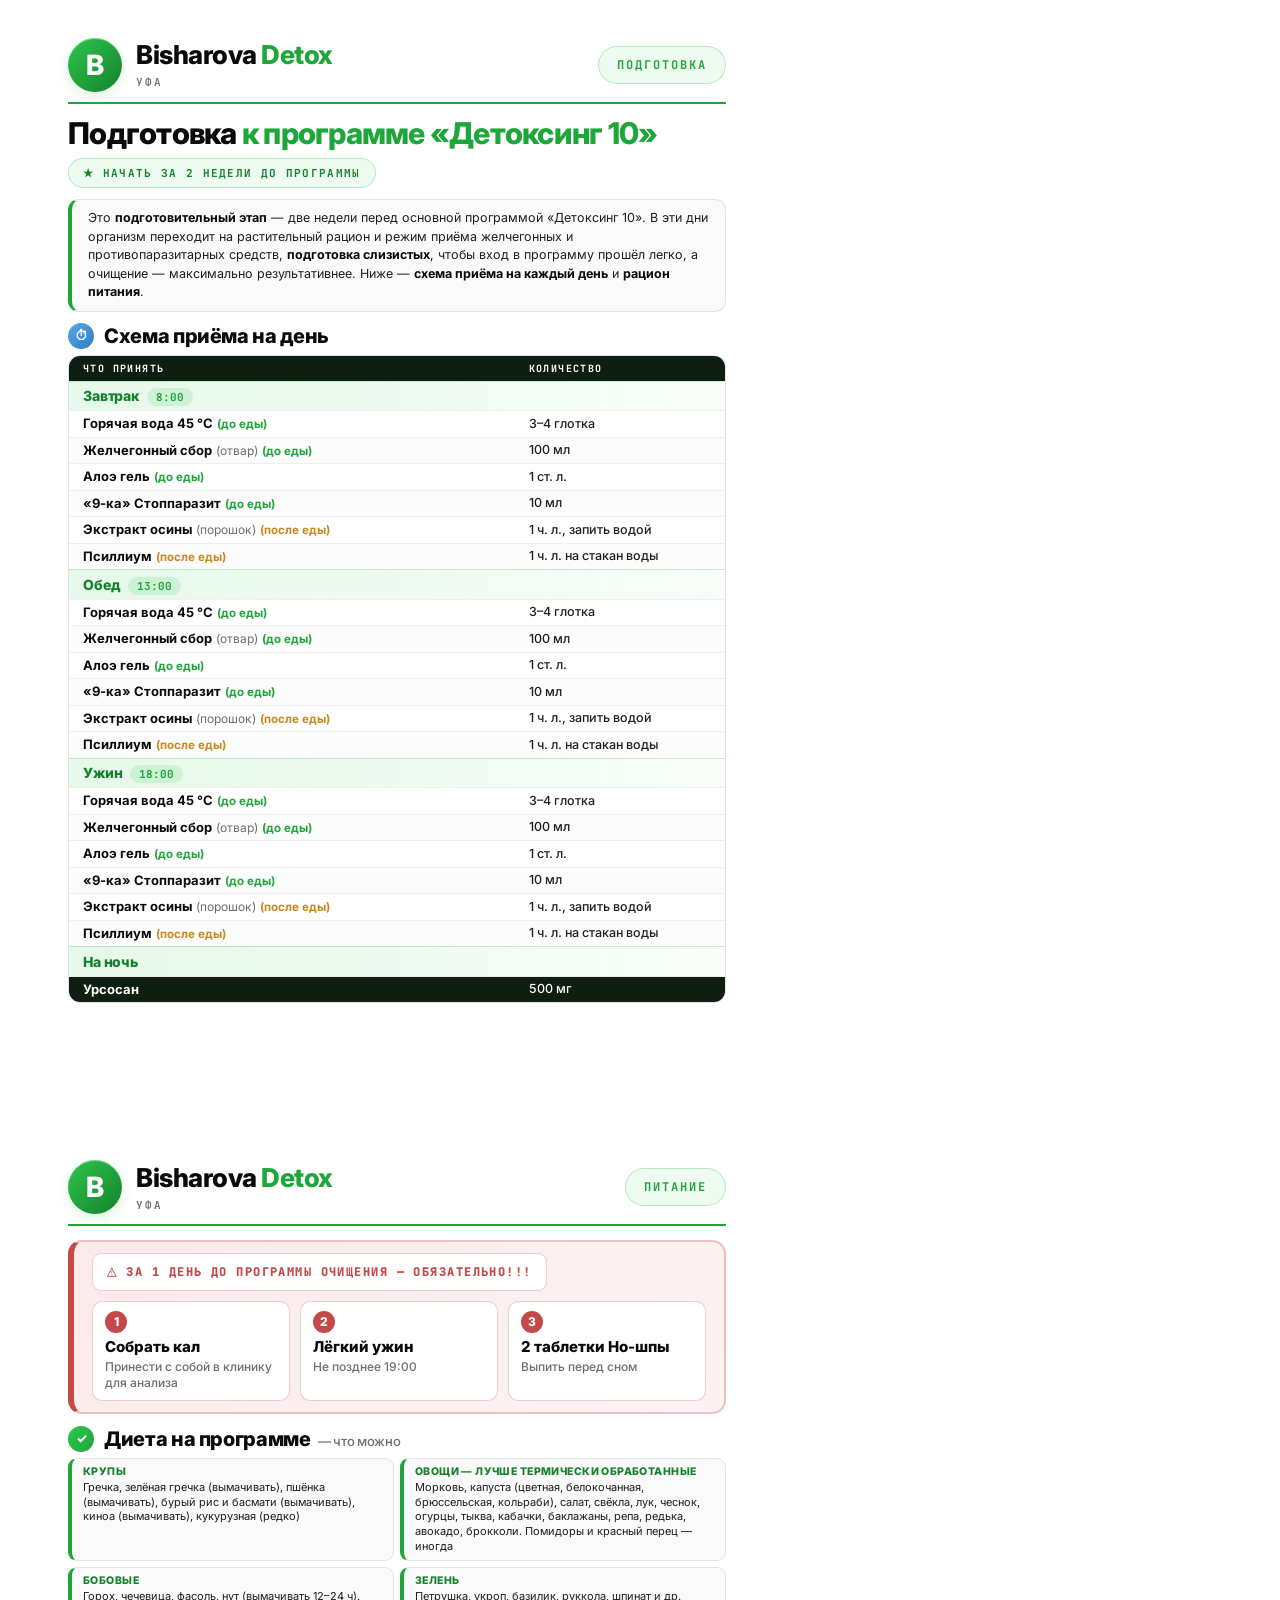
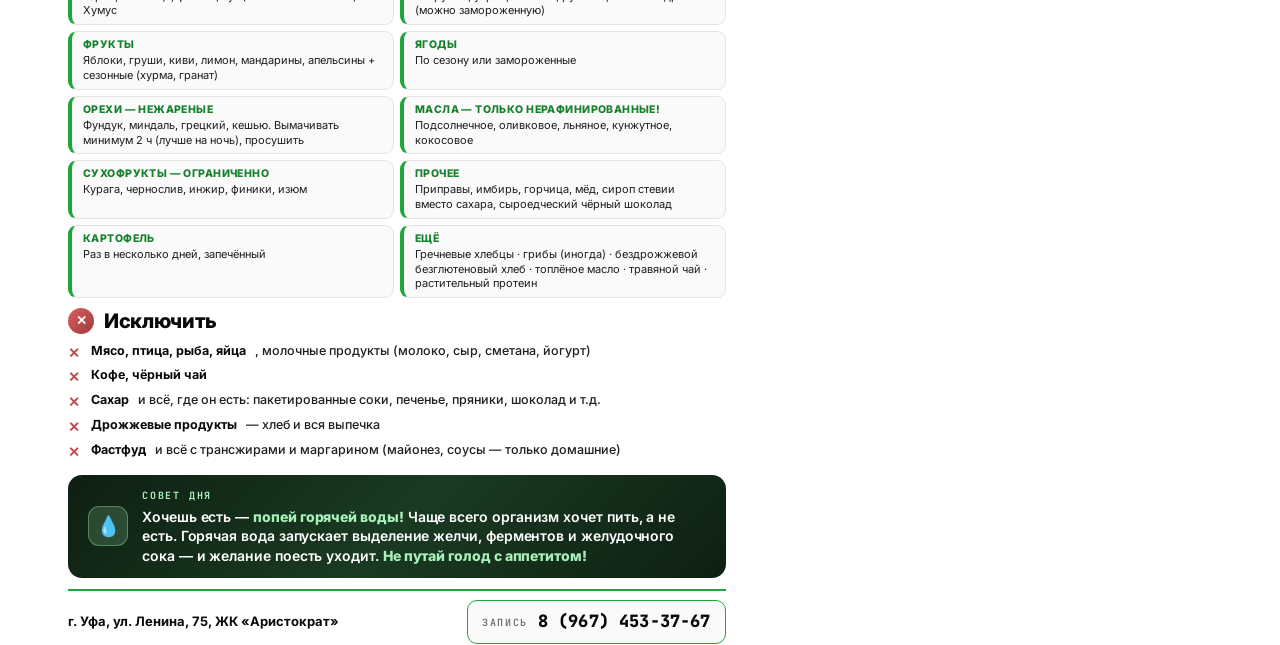
<file: sources/gid-podgotovka-detoxing10.html>
<!DOCTYPE html>
<html lang="ru">
<head>
<meta charset="UTF-8">
<title>Подготовка к программе Детоксинг 10 — A4</title>
<link rel="preconnect" href="https://fonts.googleapis.com">
<link rel="preconnect" href="https://fonts.gstatic.com" crossorigin>
<link href="https://fonts.googleapis.com/css2?family=Inter:wght@400;500;600;700;800;900&family=JetBrains+Mono:wght@500;600;700&display=swap" rel="stylesheet">
<style>
  :root{
    --bg:#FFFFFF;--bg-soft:#FAFAFA;--ink:#0A0A0A;--ink-soft:#1F1F1F;--muted:#6E6E6E;
    --line:#E4E4E4;--line-soft:#EFEFEF;
    --green:#2DC64C;--green-dark:#1FA63B;--green-deep:#15812C;
    --green-glow:rgba(45,198,76,0.18);--green-light:#A8F0B8;
    --amber:#D4A24A;--amber-bg:rgba(212,162,74,0.07);--amber-border:rgba(212,162,74,0.36);
    --red:#C44A4A;--red-bg:rgba(196,74,74,0.06);--red-border:rgba(196,74,74,0.28);
    --dark1:#0E1F12;--dark2:#1A3A22;
  }
  @page{size:A4;margin:0}
  *{box-sizing:border-box;margin:0;padding:0;-webkit-print-color-adjust:exact;print-color-adjust:exact}
  html,body{background:#fff}
  body{font-family:'Inter',sans-serif;color:var(--ink);font-weight:400;-webkit-font-smoothing:antialiased;line-height:1.5}

  .page{width:210mm;height:297mm;padding:10mm 18mm;background:#fff;position:relative;overflow:hidden;page-break-after:always}
  .page:last-child{page-break-after:auto}

  /* HEADER */
  .lh{display:flex;justify-content:space-between;align-items:center;padding-bottom:10px;border-bottom:2px solid var(--green-dark);margin-bottom:14px}
  .brand{display:flex;align-items:center;gap:14px}
  .brand .badge{width:54px;height:54px;border-radius:50%;background:linear-gradient(135deg,var(--green),var(--green-deep));color:#fff;display:inline-flex;align-items:center;justify-content:center;font-family:'Inter',sans-serif;font-size:28px;font-weight:800;box-shadow:0 4px 12px var(--green-glow),0 1px 0 rgba(255,255,255,0.4) inset;letter-spacing:-0.02em}
  .brand .name{display:flex;flex-direction:column;line-height:1.1}
  .brand .name .main{font-family:'Inter',sans-serif;font-size:26px;letter-spacing:-0.018em;color:var(--ink);font-weight:800}
  .brand .name .main b{font-weight:800;color:var(--green-dark)}
  .brand .name .sub{font-family:'JetBrains Mono',monospace;font-size:11px;letter-spacing:0.18em;text-transform:uppercase;color:var(--muted);margin-top:6px;font-weight:600}
  .lh-tag{font-family:'JetBrains Mono',monospace;font-size:12px;letter-spacing:0.16em;text-transform:uppercase;color:var(--green-dark);font-weight:700;background:rgba(45,198,76,0.08);border:1.5px solid rgba(45,198,76,0.3);padding:9px 18px;border-radius:100px}

  /* TITLE */
  h1{font-family:'Inter',sans-serif;font-weight:800;font-size:30px;line-height:1.04;letter-spacing:-0.025em;color:var(--ink);margin-bottom:9px}
  h1 em{font-style:normal;color:var(--green-dark);font-weight:800}
  .timeline{display:inline-flex;align-items:center;gap:10px;padding:6px 14px;border-radius:100px;background:rgba(45,198,76,0.08);border:1.5px solid rgba(45,198,76,0.3);font-family:'JetBrains Mono',monospace;font-size:11px;letter-spacing:0.12em;text-transform:uppercase;color:var(--green-deep);font-weight:700;margin-bottom:11px}

  /* LEAD / INTRO */
  .lead{background:var(--bg-soft);border:1.5px solid var(--line);border-left:4px solid var(--green-dark);border-radius:11px;padding:9px 16px;font-size:12.5px;line-height:1.48;color:var(--ink-soft);margin-bottom:11px}
  .lead b{color:var(--ink);font-weight:700}

  /* SECTION HEADER */
  .sec{margin-bottom:10px}
  .sec-h{display:flex;align-items:center;gap:10px;margin-bottom:6px}
  .sec-h .ic{width:26px;height:26px;border-radius:50%;display:flex;align-items:center;justify-content:center;font-size:13px;font-weight:800;color:#fff;flex-shrink:0;letter-spacing:-0.5px}
  .sec-h .ic.ic-no{background:linear-gradient(135deg,#D86060,#A03939)}
  .sec-h .ic.ic-yes{background:linear-gradient(135deg,var(--green),var(--green-dark))}
  .sec-h .ic.ic-clock{background:linear-gradient(135deg,#5BA8E8,#2B7DC2)}
  .sec-h h2{font-family:'Inter',sans-serif;font-weight:800;font-size:20px;line-height:1.2;letter-spacing:-0.018em;color:var(--ink)}
  .sec-h .note{font-weight:500;font-size:13px;color:var(--muted);margin-left:4px}

  /* SCHEDULE TABLE */
  .sched{width:100%;border-collapse:separate;border-spacing:0;border:1.5px solid var(--line);border-radius:12px;overflow:hidden;font-size:13px}
  .sched tr{break-inside:avoid}
  .sched th{background:var(--dark1);color:#fff;font-family:'JetBrains Mono',monospace;font-size:10px;letter-spacing:0.14em;text-transform:uppercase;font-weight:700;text-align:left;padding:5px 14px}
  .sched th.c-qty{width:210px}
  .sched td{padding:3px 14px;border-top:1px solid var(--line-soft);vertical-align:middle;color:var(--ink-soft)}
  .sched tr:nth-child(even of .row) td{background:#FCFCFC}
  .sched .meal td{background:linear-gradient(90deg,rgba(45,198,76,0.12),rgba(45,198,76,0.03));border-top:1.5px solid rgba(45,198,76,0.25);padding:3.5px 14px}
  .sched .meal .m-name{font-family:'Inter',sans-serif;font-weight:800;font-size:14px;color:var(--green-deep);letter-spacing:-0.01em}
  .sched .meal .m-time{font-family:'JetBrains Mono',monospace;font-weight:700;font-size:11px;color:var(--green-dark);background:rgba(45,198,76,0.14);padding:2px 9px;border-radius:100px;margin-left:8px}
  .sched td.t{font-family:'JetBrains Mono',monospace;font-weight:700;color:var(--green-dark);font-size:12px}
  .sched td.drug b{font-weight:700;color:var(--ink)}
  .sched td.drug span{color:var(--muted);font-size:12px}
  .sched td.drug span.eat{color:var(--green-dark);font-weight:700;font-size:11.5px}
  .sched td.drug span.eat.after{color:#C8881F}
  .sched td.qty{font-size:12.5px;color:var(--ink-soft);font-weight:500}
  .sched .phase td{background:#F3F8F4;color:var(--green-deep);font-family:'JetBrains Mono',monospace;font-size:9.5px;letter-spacing:0.14em;text-transform:uppercase;font-weight:700;padding:2px 14px;border-top:1px solid rgba(45,198,76,0.18)}
  .sched .night td{background:#0E1F12;color:#fff}
  .sched .night td.qty{color:#fff}
  .sched .night .drug b{color:#fff}

  /* BIG IMPORTANT (день до) */
  .critical{margin:2px 0 12px;background:linear-gradient(135deg,#FBEAEA,#FDF3F3);border:2px solid var(--red-border);border-left:6px solid var(--red);border-radius:14px;padding:11px 18px}
  .critical .lbl{display:inline-flex;align-items:center;gap:8px;background:#fff;border:1.5px solid var(--red-border);border-radius:9px;padding:6px 14px;font-family:'JetBrains Mono',monospace;font-size:12px;letter-spacing:0.12em;text-transform:uppercase;color:var(--red);font-weight:800;margin-bottom:10px}
  .critical .lbl::before{content:"⚠";font-size:16px}
  .critical .items{display:grid;grid-template-columns:1fr 1fr 1fr;gap:10px}
  .critical .item{display:flex;flex-direction:column;gap:3px;background:#fff;border:1.5px solid var(--red-border);border-radius:10px;padding:9px 12px}
  .critical .item .big{font-family:'Inter',sans-serif;font-weight:800;font-size:15px;color:var(--ink);line-height:1.15}
  .critical .item .small{font-size:12px;color:var(--muted);font-weight:500;line-height:1.35}
  .critical .item .num{width:22px;height:22px;border-radius:50%;background:var(--red);color:#fff;font-weight:800;font-size:12px;display:flex;align-items:center;justify-content:center;margin-bottom:2px}

  /* DIET GRID */
  .diet-grid{display:grid;grid-template-columns:1fr 1fr;gap:6px;margin-bottom:4px}
  .dcard{background:var(--bg-soft);border:1.5px solid var(--line);border-left:4px solid var(--green-dark);border-radius:9px;padding:6px 11px;font-size:11px;line-height:1.34;color:var(--ink-soft)}
  .dcard b{display:block;font-family:'Inter',sans-serif;color:var(--green-deep);font-weight:800;font-size:10.5px;text-transform:uppercase;letter-spacing:0.04em;margin-bottom:1px}
  .dcard.span2{grid-column:1/-1}

  /* EXCLUDE LIST */
  .ex-list{list-style:none}
  .ex-list li{display:flex;gap:9px;align-items:flex-start;padding:2.5px 0;font-size:12.5px;line-height:1.35;color:var(--ink-soft);font-weight:500}
  .ex-list li .x{flex-shrink:0;color:var(--red);font-weight:800;font-size:14px;width:14px;margin-top:1px}
  .ex-list li b{color:var(--ink);font-weight:700}

  /* TIP CALLOUT */
  .tip{margin-top:10px;background:linear-gradient(135deg,var(--dark1) 0%,var(--dark2) 50%,var(--dark1) 100%);color:#fff;border-radius:14px;padding:13px 20px;display:flex;align-items:center;gap:14px}
  .tip .ic{width:40px;height:40px;border-radius:11px;background:rgba(168,240,184,0.18);color:var(--green-light);display:flex;align-items:center;justify-content:center;font-size:20px;flex-shrink:0;border:1.5px solid rgba(168,240,184,0.35)}
  .tip .info{flex:1}
  .tip .lbl{font-family:'JetBrains Mono',monospace;font-size:10px;letter-spacing:0.18em;text-transform:uppercase;color:var(--green-light);font-weight:700;margin-bottom:4px}
  .tip .info p{font-family:'Inter',sans-serif;font-size:14px;font-weight:600;color:#fff;letter-spacing:-0.005em;line-height:1.4}
  .tip .info p b{color:var(--green-light);font-weight:800}

  /* FOOTER */
  .ft{padding-top:9px;border-top:2px solid var(--green-dark);margin-top:11px}
  .ft-line{display:flex;justify-content:space-between;align-items:center;gap:14px}
  .ft-l{font-size:13px;color:var(--ink);font-weight:500}
  .ft-l b{font-weight:700}
  .ft-r{display:flex;align-items:center;gap:10px;background:var(--bg-soft);border:1.5px solid var(--green-dark);border-radius:10px;padding:8px 14px}
  .ft-phone-lbl{font-family:'JetBrains Mono',monospace;font-size:10px;letter-spacing:0.16em;text-transform:uppercase;color:var(--muted);font-weight:600}
  .ft-phone-num{font-family:'JetBrains Mono',monospace;font-size:17px;color:var(--ink);font-weight:800;letter-spacing:0.01em}
</style>
</head>
<body>

<!-- ============ PAGE 1 ============ -->
<section class="page">
  <div class="lh">
    <div class="brand">
      <div class="badge">B</div>
      <div class="name">
        <div class="main">Bisharova <b>Detox</b></div>
        <div class="sub">Уфа</div>
      </div>
    </div>
    <div class="lh-tag">Подготовка</div>
  </div>

  <h1>Подготовка <em>к программе «Детоксинг 10»</em></h1>
  <div class="timeline">★ Начать за 2 недели до программы</div>

  <div class="lead">
    Это <b>подготовительный этап</b> — две недели перед основной программой «Детоксинг 10».
    В эти дни организм переходит на растительный рацион и режим приёма желчегонных и
    противопаразитарных средств, <b>подготовка слизистых</b>, чтобы вход в программу прошёл легко,
    а очищение — максимально результативнее. Ниже — <b>схема приёма на каждый день</b> и <b>рацион питания</b>.
  </div>

  <!-- SCHEDULE -->
  <div class="sec">
    <div class="sec-h">
      <div class="ic ic-clock">⏱</div>
      <h2>Схема приёма на день</h2>
    </div>
    <table class="sched">
      <thead>
        <tr><th>Что принять</th><th class="c-qty">Количество</th></tr>
      </thead>
      <tbody>
        <!-- ЗАВТРАК -->
        <tr class="meal"><td colspan="2"><span class="m-name">Завтрак</span><span class="m-time">8:00</span></td></tr>
        <tr class="row"><td class="drug"><b>Горячая вода 45 °С</b> <span class="eat">(до еды)</span></td><td class="qty">3–4 глотка</td></tr>
        <tr class="row"><td class="drug"><b>Желчегонный сбор</b> <span>(отвар)</span> <span class="eat">(до еды)</span></td><td class="qty">100 мл</td></tr>
        <tr class="row"><td class="drug"><b>Алоэ гель</b> <span class="eat">(до еды)</span></td><td class="qty">1 ст. л.</td></tr>
        <tr class="row"><td class="drug"><b>«9-ка» Стоппаразит</b> <span class="eat">(до еды)</span></td><td class="qty">10 мл</td></tr>
        <tr class="row"><td class="drug"><b>Экстракт осины</b> <span>(порошок)</span> <span class="eat after">(после еды)</span></td><td class="qty">1 ч. л., запить водой</td></tr>
        <tr class="row"><td class="drug"><b>Псиллиум</b> <span class="eat after">(после еды)</span></td><td class="qty">1 ч. л. на стакан воды</td></tr>

        <!-- ОБЕД -->
        <tr class="meal"><td colspan="2"><span class="m-name">Обед</span><span class="m-time">13:00</span></td></tr>
        <tr class="row"><td class="drug"><b>Горячая вода 45 °С</b> <span class="eat">(до еды)</span></td><td class="qty">3–4 глотка</td></tr>
        <tr class="row"><td class="drug"><b>Желчегонный сбор</b> <span>(отвар)</span> <span class="eat">(до еды)</span></td><td class="qty">100 мл</td></tr>
        <tr class="row"><td class="drug"><b>Алоэ гель</b> <span class="eat">(до еды)</span></td><td class="qty">1 ст. л.</td></tr>
        <tr class="row"><td class="drug"><b>«9-ка» Стоппаразит</b> <span class="eat">(до еды)</span></td><td class="qty">10 мл</td></tr>
        <tr class="row"><td class="drug"><b>Экстракт осины</b> <span>(порошок)</span> <span class="eat after">(после еды)</span></td><td class="qty">1 ч. л., запить водой</td></tr>
        <tr class="row"><td class="drug"><b>Псиллиум</b> <span class="eat after">(после еды)</span></td><td class="qty">1 ч. л. на стакан воды</td></tr>

        <!-- УЖИН -->
        <tr class="meal"><td colspan="2"><span class="m-name">Ужин</span><span class="m-time">18:00</span></td></tr>
        <tr class="row"><td class="drug"><b>Горячая вода 45 °С</b> <span class="eat">(до еды)</span></td><td class="qty">3–4 глотка</td></tr>
        <tr class="row"><td class="drug"><b>Желчегонный сбор</b> <span>(отвар)</span> <span class="eat">(до еды)</span></td><td class="qty">100 мл</td></tr>
        <tr class="row"><td class="drug"><b>Алоэ гель</b> <span class="eat">(до еды)</span></td><td class="qty">1 ст. л.</td></tr>
        <tr class="row"><td class="drug"><b>«9-ка» Стоппаразит</b> <span class="eat">(до еды)</span></td><td class="qty">10 мл</td></tr>
        <tr class="row"><td class="drug"><b>Экстракт осины</b> <span>(порошок)</span> <span class="eat after">(после еды)</span></td><td class="qty">1 ч. л., запить водой</td></tr>
        <tr class="row"><td class="drug"><b>Псиллиум</b> <span class="eat after">(после еды)</span></td><td class="qty">1 ч. л. на стакан воды</td></tr>

        <!-- НА НОЧЬ -->
        <tr class="meal"><td colspan="2"><span class="m-name">На ночь</span></td></tr>
        <tr class="night"><td class="drug"><b>Урсосан</b></td><td class="qty">500 мг</td></tr>
      </tbody>
    </table>
  </div>
</section>

<!-- ============ PAGE 2 ============ -->
<section class="page">
  <div class="lh">
    <div class="brand">
      <div class="badge">B</div>
      <div class="name">
        <div class="main">Bisharova <b>Detox</b></div>
        <div class="sub">Уфа</div>
      </div>
    </div>
    <div class="lh-tag">Питание</div>
  </div>

  <!-- CRITICAL: день до программы -->
  <div class="critical">
    <div class="lbl">За 1 день до программы очищения — обязательно!!!</div>
    <div class="items">
      <div class="item"><div class="num">1</div><div class="big">Собрать кал</div><div class="small">Принести с собой в клинику для анализа</div></div>
      <div class="item"><div class="num">2</div><div class="big">Лёгкий ужин</div><div class="small">Не позднее 19:00</div></div>
      <div class="item"><div class="num">3</div><div class="big">2 таблетки Но-шпы</div><div class="small">Выпить перед сном</div></div>
    </div>
  </div>

  <!-- ДИЕТА: можно -->
  <div class="sec">
    <div class="sec-h">
      <div class="ic ic-yes">✓</div>
      <h2>Диета на программе <span class="note">— что можно</span></h2>
    </div>
    <div class="diet-grid">
      <div class="dcard"><b>Крупы</b>Гречка, зелёная гречка (вымачивать), пшёнка (вымачивать), бурый рис и басмати (вымачивать), киноа (вымачивать), кукурузная (редко)</div>
      <div class="dcard"><b>Овощи — лучше термически обработанные</b>Морковь, капуста (цветная, белокочанная, брюссельская, кольраби), салат, свёкла, лук, чеснок, огурцы, тыква, кабачки, баклажаны, репа, редька, авокадо, брокколи. Помидоры и красный перец — иногда</div>
      <div class="dcard"><b>Бобовые</b>Горох, чечевица, фасоль, нут (вымачивать 12–24 ч). Хумус</div>
      <div class="dcard"><b>Зелень</b>Петрушка, укроп, базилик, руккола, шпинат и др. (можно замороженную)</div>
      <div class="dcard"><b>Фрукты</b>Яблоки, груши, киви, лимон, мандарины, апельсины + сезонные (хурма, гранат)</div>
      <div class="dcard"><b>Ягоды</b>По сезону или замороженные</div>
      <div class="dcard"><b>Орехи — нежареные</b>Фундук, миндаль, грецкий, кешью. Вымачивать минимум 2 ч (лучше на ночь), просушить</div>
      <div class="dcard"><b>Масла — только нерафинированные!</b>Подсолнечное, оливковое, льняное, кунжутное, кокосовое</div>
      <div class="dcard"><b>Сухофрукты — ограниченно</b>Курага, чернослив, инжир, финики, изюм</div>
      <div class="dcard"><b>Прочее</b>Приправы, имбирь, горчица, мёд, сироп стевии вместо сахара, сыроедческий чёрный шоколад</div>
      <div class="dcard"><b>Картофель</b>Раз в несколько дней, запечённый</div>
      <div class="dcard"><b>Ещё</b>Гречневые хлебцы · грибы (иногда) · бездрожжевой безглютеновый хлеб · топлёное масло · травяной чай · растительный протеин</div>
    </div>
  </div>

  <!-- ДИЕТА: исключить -->
  <div class="sec">
    <div class="sec-h">
      <div class="ic ic-no">✕</div>
      <h2>Исключить</h2>
    </div>
    <ul class="ex-list">
      <li><span class="x">✕</span><b>Мясо, птица, рыба, яйца</b>, молочные продукты (молоко, сыр, сметана, йогурт)</li>
      <li><span class="x">✕</span><b>Кофе, чёрный чай</b></li>
      <li><span class="x">✕</span><b>Сахар</b> и всё, где он есть: пакетированные соки, печенье, пряники, шоколад и т.д.</li>
      <li><span class="x">✕</span><b>Дрожжевые продукты</b> — хлеб и вся выпечка</li>
      <li><span class="x">✕</span><b>Фастфуд</b> и всё с трансжирами и маргарином (майонез, соусы — только домашние)</li>
    </ul>
  </div>

  <!-- TIP -->
  <div class="tip">
    <div class="ic">💧</div>
    <div class="info">
      <div class="lbl">Совет дня</div>
      <p>Хочешь есть — <b>попей горячей воды!</b> Чаще всего организм хочет пить, а не есть. Горячая вода запускает выделение желчи, ферментов и желудочного сока — и желание поесть уходит. <b>Не путай голод с аппетитом!</b></p>
    </div>
  </div>

  <div class="ft">
    <div class="ft-line">
      <span class="ft-l"><b>г. Уфа, ул. Ленина, 75, ЖК «Аристократ»</b></span>
      <span class="ft-r"><span class="ft-phone-lbl">Запись</span><span class="ft-phone-num">8 (967) 453-37-67</span></span>
    </div>
  </div>
</section>

</body>
</html>
</file>
<file: zhelch/style.css>
/* ============ DESIGN TOKENS ============ */
:root,
[data-theme='light'] {
  /* Surfaces — warm clinical */
  --color-bg: #f7f6f2;
  --color-surface: #f9f8f5;
  --color-surface-2: #fbfbf9;
  --color-surface-offset: #f0eee9;
  --color-surface-offset-2: #eae6e0;
  --color-surface-dynamic: #e6e4df;
  --color-divider: #dcd9d5;
  --color-border: #d4d1ca;

  /* Text */
  --color-text: #28251d;
  --color-text-muted: #6a6963;
  --color-text-faint: #bab9b4;
  --color-text-inverse: #f9f8f4;

  /* Primary — Medical Teal */
  --color-primary: #0d7a72;
  --color-primary-hover: #0a5e58;
  --color-primary-active: #084a45;
  --color-primary-highlight: #c5e0dd;
  --color-primary-soft: #e8f3f1;

  /* Accent — warm amber for highlights */
  --color-accent: #c8842c;
  --color-accent-soft: #f5ead4;

  /* Semantic */
  --color-success: #3a7d22;
  --color-success-soft: #e3edda;
  --color-warning: #b54e1a;
  --color-warning-soft: #f0ddd0;
  --color-error: #a12c4a;

  /* Radius */
  --radius-sm: 0.375rem;
  --radius-md: 0.625rem;
  --radius-lg: 0.875rem;
  --radius-xl: 1.25rem;
  --radius-full: 9999px;

  /* Transitions */
  --transition: 180ms cubic-bezier(0.16, 1, 0.3, 1);

  /* Shadows */
  --shadow-sm: 0 1px 3px rgba(40, 37, 29, 0.06);
  --shadow-md: 0 4px 16px rgba(40, 37, 29, 0.08);
  --shadow-lg: 0 12px 40px rgba(40, 37, 29, 0.12);

  /* Content widths */
  --content-narrow: 640px;
  --content-default: 960px;
  --content-wide: 1200px;

  /* Fonts */
  --font-display: 'Cabinet Grotesk', 'Georgia', serif;
  --font-body: 'General Sans', 'Helvetica Neue', sans-serif;
  --font-serif: 'Source Serif 4', Georgia, serif;

  /* Type scale */
  --text-xs: clamp(0.75rem, 0.7rem + 0.25vw, 0.875rem);
  --text-sm: clamp(0.875rem, 0.8rem + 0.35vw, 1rem);
  --text-base: clamp(1rem, 0.95rem + 0.25vw, 1.125rem);
  --text-lg: clamp(1.125rem, 1rem + 0.75vw, 1.5rem);
  --text-xl: clamp(1.5rem, 1.2rem + 1.25vw, 2.25rem);
  --text-2xl: clamp(2rem, 1.2rem + 2.5vw, 3.5rem);
  --text-3xl: clamp(2.5rem, 1rem + 4vw, 5rem);
}

[data-theme='dark'] {
  --color-bg: #121110;
  --color-surface: #1a1916;
  --color-surface-2: #1e1d1a;
  --color-surface-offset: #1c1b19;
  --color-surface-offset-2: #22211e;
  --color-surface-dynamic: #2c2b28;
  --color-divider: #252421;
  --color-border: #36342f;

  --color-text: #d0cec9;
  --color-text-muted: #807e78;
  --color-text-faint: #5a5854;
  --color-text-inverse: #1a1916;

  --color-primary: #5db5ac;
  --color-primary-hover: #4ba89f;
  --color-primary-active: #3d9389;
  --color-primary-highlight: #2a3a38;
  --color-primary-soft: #1e2e2c;

  --color-accent: #d9a44e;
  --color-accent-soft: #2a2418;

  --color-success: #6daa45;
  --color-success-soft: #1e2e15;
  --color-warning: #bb653b;
  --color-warning-soft: #2a1e14;

  --shadow-sm: 0 1px 3px rgba(0, 0, 0, 0.3);
  --shadow-md: 0 4px 16px rgba(0, 0, 0, 0.4);
  --shadow-lg: 0 12px 40px rgba(0, 0, 0, 0.5);
}

/* ============ BASE ============ */
*, *::before, *::after {
  box-sizing: border-box;
  margin: 0;
  padding: 0;
}

html {
  -webkit-text-size-adjust: none;
  text-size-adjust: none;
  -webkit-font-smoothing: antialiased;
  -moz-osx-font-smoothing: grayscale;
  text-rendering: optimizeLegibility;
  scroll-behavior: smooth;
  scroll-padding-top: 5rem;
}

body {
  min-height: 100dvh;
  line-height: 1.65;
  font-family: var(--font-body);
  font-size: var(--text-base);
  color: var(--color-text);
  background-color: var(--color-bg);
}

img, picture, video, canvas, svg {
  display: block;
  max-width: 100%;
  height: auto;
}

ul, ol {
  list-style: none;
}

input, button, textarea, select {
  font: inherit;
  color: inherit;
}

h1, h2, h3, h4, h5, h6 {
  font-family: var(--font-display);
  font-weight: 700;
  line-height: 1.15;
  text-wrap: balance;
}

p, li, figcaption {
  text-wrap: pretty;
  max-width: 72ch;
}

::selection {
  background: var(--color-primary-highlight);
  color: var(--color-text);
}

:focus-visible {
  outline: 2px solid var(--color-primary);
  outline-offset: 3px;
  border-radius: var(--radius-sm);
}

@media (prefers-reduced-motion: reduce) {
  *, *::before, *::after {
    animation-duration: 0.01ms !important;
    transition-duration: 0.01ms !important;
    scroll-behavior: auto !important;
  }
}

button {
  cursor: pointer;
  background: none;
  border: none;
}

a {
  color: inherit;
  text-decoration: none;
  transition: color var(--transition);
}

/* ============ LAYOUT ============ */
.container {
  width: 100%;
  max-width: var(--content-wide);
  margin: 0 auto;
  padding: 0 var(--space-6, 1.5rem);
}

.container-narrow {
  max-width: var(--content-narrow);
}

.section {
  padding: clamp(3rem, 7vw, 6rem) 0;
}

.section-alt {
  background: var(--color-surface);
}

/* ============ HEADER ============ */
.header {
  position: sticky;
  top: 0;
  z-index: 50;
  background: color-mix(in oklab, var(--color-bg) 88%, transparent);
  backdrop-filter: blur(12px);
  -webkit-backdrop-filter: blur(12px);
  border-bottom: 1px solid var(--color-divider);
  transition: box-shadow var(--transition);
}

.header--scrolled {
  box-shadow: var(--shadow-sm);
}

.header-inner {
  display: flex;
  align-items: center;
  justify-content: space-between;
  gap: 1.5rem;
  height: 4rem;
}

.logo {
  display: flex;
  align-items: center;
  gap: 0.5rem;
  font-family: var(--font-display);
  font-weight: 700;
  font-size: var(--text-base);
  color: var(--color-primary);
  flex-shrink: 0;
}

.logo svg {
  color: var(--color-primary);
}

.nav {
  display: flex;
  gap: 1.5rem;
  align-items: center;
}

.nav a {
  font-size: var(--text-sm);
  color: var(--color-text-muted);
  font-weight: 500;
}

.nav a:hover {
  color: var(--color-primary);
}

.theme-toggle {
  display: flex;
  align-items: center;
  justify-content: center;
  width: 2.25rem;
  height: 2.25rem;
  border-radius: var(--radius-full);
  color: var(--color-text-muted);
  transition: background var(--transition), color var(--transition);
}

.theme-toggle:hover {
  background: var(--color-surface-offset);
  color: var(--color-primary);
}

.menu-toggle {
  display: none;
  color: var(--color-text);
}

/* ============ HERO ============ */
.hero {
  padding: clamp(3rem, 8vw, 6rem) 0 clamp(2rem, 5vw, 4rem);
  background: linear-gradient(135deg, var(--color-bg) 0%, var(--color-surface) 100%);
  border-bottom: 1px solid var(--color-divider);
}

.hero-grid {
  display: grid;
  grid-template-columns: 1.4fr 1fr;
  gap: 3rem;
  align-items: center;
}

.hero-cover {
  margin-top: clamp(2rem, 5vw, 3.5rem);
  border-radius: var(--radius-lg);
  overflow: hidden;
  border: 1px solid var(--color-divider);
}

.hero-cover img {
  display: block;
  width: 100%;
  height: clamp(220px, 34vw, 440px);
  object-fit: cover;
  object-position: center 62%;
}

.hero-eyebrow {
  font-size: var(--text-xs);
  text-transform: uppercase;
  letter-spacing: 0.08em;
  font-weight: 600;
  color: var(--color-primary);
  margin-bottom: 0.75rem;
}

.hero h1 {
  font-size: var(--text-2xl);
  margin-bottom: 1.25rem;
}

.hero-lead {
  font-size: var(--text-lg);
  color: var(--color-text-muted);
  margin-bottom: 2rem;
  max-width: 56ch;
}

.hero-actions {
  display: flex;
  gap: 0.75rem;
  flex-wrap: wrap;
}

.hero-stats {
  display: grid;
  grid-template-columns: 1fr;
  gap: 0.875rem;
}

.stat-card {
  display: flex;
  flex-direction: column;
  gap: 0.25rem;
  padding: 1.25rem 1.5rem;
  background: var(--color-surface-2);
  border: 1px solid var(--color-border);
  border-radius: var(--radius-lg);
}

.stat-value {
  font-family: var(--font-display);
  font-size: var(--text-xl);
  font-weight: 700;
  color: var(--color-primary);
  line-height: 1;
}

.stat-label {
  font-size: var(--text-sm);
  color: var(--color-text-muted);
  line-height: 1.4;
}

/* ============ BUTTONS ============ */
.btn {
  display: inline-flex;
  align-items: center;
  justify-content: center;
  gap: 0.5rem;
  padding: 0.75rem 1.5rem;
  font-size: var(--text-sm);
  font-weight: 600;
  border-radius: var(--radius-full);
  transition: all var(--transition);
  white-space: nowrap;
}

.btn-primary {
  background: var(--color-primary);
  color: #fff;
}

.btn-primary:hover {
  background: var(--color-primary-hover);
  transform: translateY(-1px);
  box-shadow: var(--shadow-md);
}

.btn-secondary {
  background: transparent;
  color: var(--color-text);
  border: 1px solid var(--color-border);
}

.btn-secondary:hover {
  border-color: var(--color-primary);
  color: var(--color-primary);
}

.btn-block {
  width: 100%;
}

/* ============ SECTION HEADER ============ */
.section-header {
  margin-bottom: 2.5rem;
  text-align: center;
}

.section-header h2 {
  font-size: var(--text-xl);
  margin-top: 0.5rem;
}

.section-eyebrow {
  font-size: var(--text-xs);
  text-transform: uppercase;
  letter-spacing: 0.08em;
  font-weight: 600;
  color: var(--color-primary);
}

.section-subtitle {
  font-size: var(--text-base);
  color: var(--color-text-muted);
  margin-top: 0.75rem;
  max-width: 60ch;
  margin-left: auto;
  margin-right: auto;
}

/* ============ ABOUT ============ */
.about-grid {
  display: grid;
  grid-template-columns: 1.5fr 1fr;
  gap: 2.5rem;
  align-items: start;
}

.about-text p {
  margin-bottom: 1rem;
}

.portion-list {
  display: flex;
  flex-direction: column;
  gap: 0.75rem;
  margin: 1.25rem 0;
}

.portion-list li {
  display: flex;
  align-items: flex-start;
  gap: 0.75rem;
  font-size: var(--text-base);
}

.portion-tag {
  display: inline-flex;
  align-items: center;
  justify-content: center;
  min-width: 2.5rem;
  padding: 0.2rem 0.6rem;
  font-size: var(--text-xs);
  font-weight: 700;
  border-radius: var(--radius-full);
  flex-shrink: 0;
}

.portion-a {
  background: #fef3c7;
  color: #92400e;
}

.portion-a2 {
  background: #fde68a;
  color: #78350f;
}

.portion-b {
  background: #d1fae5;
  color: #065f46;
}

.portion-c {
  background: #dbeafe;
  color: #1e40af;
}

[data-theme='dark'] .portion-a { background: #3a2e16; color: #fbbf24; }
[data-theme='dark'] .portion-a2 { background: #3d3012; color: #fcd34d; }
[data-theme='dark'] .portion-b { background: #1a2e1f; color: #34d399; }
[data-theme='dark'] .portion-c { background: #1a2236; color: #60a5fa; }

.about-sidecard {
  background: var(--color-surface-2);
  border: 1px solid var(--color-border);
  border-radius: var(--radius-lg);
  padding: 1.5rem;
  position: sticky;
  top: 5rem;
}

.about-sidecard h3 {
  font-size: var(--text-base);
  margin-bottom: 0.75rem;
}

.param-list {
  display: flex;
  flex-direction: column;
  gap: 0.5rem;
}

.param-list li {
  font-size: var(--text-xs);
  color: var(--color-text-muted);
  padding-left: 0.875rem;
  position: relative;
}

.param-list li::before {
  content: '';
  position: absolute;
  left: 0;
  top: 0.5em;
  width: 4px;
  height: 4px;
  border-radius: 50%;
  background: var(--color-primary);
}

.param-list li strong {
  color: var(--color-text);
  font-weight: 600;
}

.results-note {
  margin-top: 1.5rem;
  padding: 1rem 1.5rem;
  background: var(--color-warning-soft);
  border-left: 3px solid var(--color-warning);
  border-radius: var(--radius-md);
}

.results-note p {
  font-size: var(--text-sm);
  color: var(--color-text-muted);
  margin: 0;
}

.hpylori-block {
  display: flex;
  align-items: flex-start;
  gap: 1rem;
  margin: 1.5rem 0;
  padding: 1.25rem 1.5rem;
  background: var(--color-primary-soft);
  border: 1px solid var(--color-primary);
  border-radius: var(--radius-lg);
}

.hpylori-icon {
  display: flex;
  align-items: center;
  justify-content: center;
  width: 2.75rem;
  height: 2.75rem;
  min-width: 2.75rem;
  border-radius: var(--radius-md);
  background: var(--color-primary);
  color: #fff;
}

.hpylori-text h3 {
  font-size: var(--text-base);
  margin-bottom: 0.3rem;
}

.hpylori-text p {
  font-size: var(--text-sm);
  color: var(--color-text-muted);
  margin: 0;
}

.results-grid-2 {
  grid-template-columns: repeat(2, 1fr);
}

/* ============ DATA TABLES ============ */
.data-table {
  width: 100%;
  border-collapse: collapse;
  font-size: var(--text-sm);
}

.data-table th {
  text-align: left;
  padding: 0.5rem 0.75rem;
  font-weight: 600;
  font-size: var(--text-xs);
  text-transform: uppercase;
  letter-spacing: 0.04em;
  color: var(--color-text-muted);
  border-bottom: 2px solid var(--color-border);
}

.data-table td {
  padding: 0.5rem 0.75rem;
  border-bottom: 1px solid var(--color-divider);
}

.data-table tr:last-child td {
  border-bottom: none;
}

.data-table td:not(:first-child) {
  font-variant-numeric: tabular-nums;
}

.source-note {
  font-size: var(--text-xs);
  color: var(--color-text-faint);
  margin-top: 0.75rem;
}

/* ============ CARDS GRID ============ */
.cards-grid {
  display: grid;
  grid-template-columns: repeat(3, 1fr);
  gap: 1.25rem;
}

.cards-grid-4 {
  grid-template-columns: repeat(4, 1fr);
}

.card {
  background: var(--color-surface-2);
  border: 1px solid var(--color-border);
  border-radius: var(--radius-lg);
  padding: 1.5rem;
  transition: border-color var(--transition), box-shadow var(--transition), transform var(--transition);
}

.card:hover {
  border-color: var(--color-primary);
  box-shadow: var(--shadow-md);
  transform: translateY(-2px);
}

.card-icon {
  display: flex;
  align-items: center;
  justify-content: center;
  width: 3rem;
  height: 3rem;
  border-radius: var(--radius-md);
  background: var(--color-primary-soft);
  color: var(--color-primary);
  margin-bottom: 1rem;
}

.card h3 {
  font-size: var(--text-base);
  margin-bottom: 0.5rem;
}

.card p {
  font-size: var(--text-sm);
  color: var(--color-text-muted);
  margin-bottom: 0.75rem;
}

.card-list {
  display: flex;
  flex-direction: column;
  gap: 0.35rem;
}

.card-list li {
  font-size: var(--text-xs);
  color: var(--color-text-muted);
  padding-left: 1rem;
  position: relative;
}

.card-list li::before {
  content: '';
  position: absolute;
  left: 0;
  top: 0.5em;
  width: 4px;
  height: 4px;
  border-radius: 50%;
  background: var(--color-primary);
}

.card-highlight {
  border-color: var(--color-primary);
  background: var(--color-primary-soft);
}

.card-highlight .card-icon {
  background: var(--color-primary);
  color: #fff;
}

/* ============ INDICATIONS ============ */
.indications-grid {
  display: grid;
  grid-template-columns: repeat(3, 1fr);
  gap: 2rem;
}

.ind-col h3 {
  font-size: var(--text-base);
  margin-bottom: 1rem;
  padding-bottom: 0.75rem;
  border-bottom: 1px solid var(--color-border);
}

.check-list {
  display: flex;
  flex-direction: column;
  gap: 0.6rem;
}

.check-list li {
  display: flex;
  align-items: flex-start;
  gap: 0.5rem;
  font-size: var(--text-sm);
}

.check-list li::before {
  content: '';
  display: block;
  width: 18px;
  height: 18px;
  min-width: 18px;
  flex-shrink: 0;
  margin-top: 2px;
  background-image: url("data:image/svg+xml,%3Csvg xmlns='http://www.w3.org/2000/svg' width='18' height='18' viewBox='0 0 24 24' fill='none' stroke='%230d7a72' stroke-width='3' stroke-linecap='round' stroke-linejoin='round'%3E%3Cpolyline points='20 6 9 17 4 12'%3E%3C/polyline%3E%3C/svg%3E");
  background-size: contain;
  background-repeat: no-repeat;
}

[data-theme='dark'] .check-list li::before {
  background-image: url("data:image/svg+xml,%3Csvg xmlns='http://www.w3.org/2000/svg' width='18' height='18' viewBox='0 0 24 24' fill='none' stroke='%235db5ac' stroke-width='3' stroke-linecap='round' stroke-linejoin='round'%3E%3Cpolyline points='20 6 9 17 4 12'%3E%3C/polyline%3E%3C/svg%3E");
}

/* ============ PREPARATION TIMELINE ============ */
.prep-timeline {
  display: grid;
  grid-template-columns: repeat(4, 1fr);
  gap: 1.25rem;
  margin-bottom: 2.5rem;
}

.prep-step {
  display: flex;
  flex-direction: column;
  gap: 0.75rem;
  position: relative;
}

.step-number {
  display: flex;
  align-items: center;
  justify-content: center;
  width: 2.5rem;
  height: 2.5rem;
  font-family: var(--font-display);
  font-size: var(--text-base);
  font-weight: 700;
  color: var(--color-primary);
  background: var(--color-primary-soft);
  border-radius: 50%;
  flex-shrink: 0;
}

.step-content h3 {
  font-size: var(--text-base);
  margin-bottom: 0.4rem;
}

.step-content p {
  font-size: var(--text-sm);
  color: var(--color-text-muted);
}

.prep-what-to-bring {
  background: var(--color-surface-2);
  border: 1px solid var(--color-border);
  border-radius: var(--radius-lg);
  padding: 1.5rem 2rem;
}

.prep-what-to-bring h3 {
  font-size: var(--text-base);
  margin-bottom: 1rem;
}

.bring-items {
  display: flex;
  flex-wrap: wrap;
  gap: 0.5rem;
}

.tag {
  display: inline-block;
  padding: 0.35rem 0.875rem;
  font-size: var(--text-xs);
  font-weight: 500;
  background: var(--color-surface-dynamic);
  border-radius: var(--radius-full);
  color: var(--color-text);
}

/* ============ PROCESS FLOW ============ */
.process-flow {
  display: grid;
  grid-template-columns: repeat(5, 1fr);
  gap: 1rem;
}

.process-step {
  text-align: center;
}

.process-icon {
  display: flex;
  align-items: center;
  justify-content: center;
  width: 3.5rem;
  height: 3.5rem;
  margin: 0 auto 0.75rem;
  border-radius: var(--radius-lg);
  background: var(--color-primary-soft);
  color: var(--color-primary);
  border: 1px solid var(--color-border);
}

.process-step h3 {
  font-size: var(--text-sm);
  margin-bottom: 0.35rem;
}

.process-step p {
  font-size: var(--text-xs);
  color: var(--color-text-muted);
}

.duration-note {
  display: flex;
  align-items: center;
  gap: 0.75rem;
  margin-top: 2rem;
  padding: 1rem 1.5rem;
  background: var(--color-accent-soft);
  border-radius: var(--radius-md);
  border-left: 3px solid var(--color-accent);
  color: var(--color-text);
}

.duration-note svg {
  color: var(--color-accent);
  flex-shrink: 0;
}

.duration-note p {
  font-size: var(--text-sm);
  margin: 0;
}

/* ============ PHOTO GRID ============ */
.photo-grid {
  display: grid;
  grid-template-columns: repeat(2, 1fr);
  gap: 1.5rem;
  margin-top: 2.5rem;
}

.photo-card {
  margin: 0;
  border-radius: var(--radius-lg);
  overflow: hidden;
  background: var(--color-surface-2);
  border: 1px solid var(--color-divider);
}

.photo-card-wide {
  grid-column: 1 / -1;
}

.photo-card img {
  display: block;
  width: 100%;
  height: 320px;
  object-fit: cover;
}

.photo-card-wide img {
  height: 420px;
  object-position: center 60%;
}

.photo-card figcaption {
  padding: 0.875rem 1.25rem;
  font-size: var(--text-sm);
  color: var(--color-text-muted);
  line-height: 1.5;
}

/* ============ RESULTS ============ */
.results-grid {
  display: grid;
  grid-template-columns: repeat(3, 1fr);
  gap: 1.5rem;
  margin-bottom: 2rem;
}

.result-block {
  background: var(--color-surface-2);
  border: 1px solid var(--color-border);
  border-radius: var(--radius-lg);
  padding: 1.5rem;
  overflow-x: auto;
}

.result-block h3 {
  font-size: var(--text-base);
  margin-bottom: 1rem;
}

.timing-info {
  display: grid;
  grid-template-columns: repeat(2, 1fr);
  gap: 1.25rem;
}

.timing-card {
  padding: 1.25rem 1.5rem;
  background: var(--color-primary-soft);
  border-radius: var(--radius-md);
  border: 1px solid var(--color-border);
}

.timing-card h4 {
  font-family: var(--font-body);
  font-size: var(--text-sm);
  font-weight: 600;
  color: var(--color-primary);
  margin-bottom: 0.4rem;
}

.timing-card p {
  font-size: var(--text-sm);
  color: var(--color-text-muted);
  margin: 0;
}

/* ============ DOCTORS ============ */
.doctors-grid {
  display: grid;
  grid-template-columns: repeat(2, 1fr);
  gap: 1.5rem;
}

.doctor-card {
  display: flex;
  gap: 1.25rem;
  padding: 1.5rem 2rem;
  background: var(--color-surface-2);
  border: 1px solid var(--color-border);
  border-radius: var(--radius-lg);
  transition: border-color var(--transition);
}

.doctor-card:hover {
  border-color: var(--color-primary);
}

.doctor-avatar {
  display: flex;
  align-items: center;
  justify-content: center;
  width: 5.5rem;
  height: 5.5rem;
  min-width: 5.5rem;
  border-radius: var(--radius-full);
  background: var(--color-primary-soft);
  color: var(--color-primary);
  overflow: hidden;
}

.doctor-avatar img {
  width: 100%;
  height: 100%;
  object-fit: cover;
  object-position: center 20%;
}

.doctor-info h3 {
  font-size: var(--text-base);
  margin-bottom: 0.25rem;
}

.doctor-role {
  font-size: var(--text-sm);
  color: var(--color-primary);
  font-weight: 500;
  margin-bottom: 0.2rem;
}

.doctor-exp {
  font-size: var(--text-xs);
  color: var(--color-text-muted);
  margin-bottom: 0.4rem;
}

.doctor-desc {
  font-size: var(--text-sm);
  color: var(--color-text-muted);
}

/* ============ CONTACT DETAILS ============ */
.contact-details {
  display: flex;
  flex-direction: column;
  gap: 0.75rem;
  margin-top: 1.5rem;
}

.contact-detail {
  display: flex;
  align-items: flex-start;
  gap: 0.625rem;
  font-size: var(--text-sm);
  color: var(--color-text-muted);
}

.contact-detail svg {
  color: var(--color-primary);
  flex-shrink: 0;
  margin-top: 2px;
}

.contact-detail a {
  color: var(--color-text-muted);
}

.contact-detail a:hover {
  color: var(--color-primary);
}

/* ============ CONTRAINDICATIONS ============ */
.contra-grid {
  display: grid;
  grid-template-columns: repeat(2, 1fr);
  gap: 1.5rem;
  margin-bottom: 2rem;
}

.contra-col {
  background: var(--color-surface-2);
  border: 1px solid var(--color-border);
  border-radius: var(--radius-lg);
  padding: 1.5rem 2rem;
}

.contra-icon {
  display: flex;
  align-items: center;
  justify-content: center;
  width: 2.75rem;
  height: 2.75rem;
  border-radius: var(--radius-md);
  margin-bottom: 0.75rem;
}

.contra-icon.warn {
  background: var(--color-warning-soft);
  color: var(--color-warning);
}

.contra-icon.info {
  background: var(--color-primary-soft);
  color: var(--color-primary);
}

.contra-col h3 {
  font-size: var(--text-base);
  margin-bottom: 1rem;
}

.contra-list {
  display: flex;
  flex-direction: column;
  gap: 0.5rem;
}

.contra-list li {
  font-size: var(--text-sm);
  color: var(--color-text-muted);
  padding-left: 1.25rem;
  position: relative;
}

.contra-list li::before {
  content: '—';
  position: absolute;
  left: 0;
  color: var(--color-text-faint);
}

.safety-note {
  background: var(--color-success-soft);
  border-left: 3px solid var(--color-success);
  border-radius: var(--radius-md);
  padding: 1rem 1.5rem;
}

.safety-note p {
  font-size: var(--text-sm);
  color: var(--color-text-muted);
  margin: 0;
}

/* ============ PRICE TABLE ============ */
.price-table-wrapper {
  overflow-x: auto;
  margin-bottom: 2.5rem;
}

.price-table {
  width: 100%;
  border-collapse: collapse;
  font-size: var(--text-sm);
}

.price-table th {
  text-align: left;
  padding: 0.75rem 1rem;
  font-weight: 600;
  font-size: var(--text-xs);
  text-transform: uppercase;
  letter-spacing: 0.04em;
  color: var(--color-text-muted);
  background: var(--color-surface-offset);
  border-bottom: 2px solid var(--color-border);
}

.price-table th:nth-child(2),
.price-table th:nth-child(3),
.price-table td:nth-child(2),
.price-table td:nth-child(3) {
  text-align: center;
}

.price-table td {
  padding: 0.875rem 1rem;
  border-bottom: 1px solid var(--color-divider);
  font-variant-numeric: tabular-nums;
}

.price-table tr:hover td {
  background: var(--color-surface-offset);
}

.price-regions {
  margin-bottom: 1rem;
}

.price-regions h3 {
  font-size: var(--text-base);
  margin-bottom: 1rem;
}

.regions-grid {
  display: grid;
  grid-template-columns: repeat(4, 1fr);
  gap: 0.75rem;
}

.region-card {
  display: flex;
  flex-direction: column;
  gap: 0.25rem;
  padding: 1rem 1.25rem;
  background: var(--color-surface-2);
  border: 1px solid var(--color-border);
  border-radius: var(--radius-md);
  transition: border-color var(--transition);
}

.region-card:hover {
  border-color: var(--color-primary);
}

.region-city {
  font-size: var(--text-sm);
  font-weight: 500;
}

.region-price {
  font-size: var(--text-xs);
  color: var(--color-primary);
  font-weight: 600;
}

/* ============ FAQ ============ */
.faq-list {
  display: flex;
  flex-direction: column;
  gap: 0.75rem;
}

.faq-item {
  background: var(--color-surface-2);
  border: 1px solid var(--color-border);
  border-radius: var(--radius-lg);
  overflow: hidden;
  transition: border-color var(--transition);
}

.faq-item[open] {
  border-color: var(--color-primary);
}

.faq-item summary {
  padding: 1.125rem 1.5rem;
  font-size: var(--text-base);
  font-weight: 600;
  cursor: pointer;
  list-style: none;
  display: flex;
  align-items: center;
  justify-content: space-between;
  gap: 1rem;
}

.faq-item summary::-webkit-details-marker {
  display: none;
}

.faq-item summary::after {
  content: '';
  display: block;
  width: 12px;
  height: 12px;
  min-width: 12px;
  border-right: 2px solid var(--color-text-muted);
  border-bottom: 2px solid var(--color-text-muted);
  transform: rotate(45deg);
  transition: transform var(--transition);
  margin-top: -4px;
}

.faq-item[open] summary::after {
  transform: rotate(225deg);
  margin-top: 2px;
}

.faq-answer {
  padding: 0 1.5rem 1.125rem;
}

.faq-answer p {
  font-size: var(--text-sm);
  color: var(--color-text-muted);
  margin: 0;
}

/* ============ CONTACT ============ */
.contact-grid {
  display: grid;
  grid-template-columns: 1fr 1fr;
  gap: 3rem;
  align-items: start;
}

.contact-info h2 {
  font-size: var(--text-xl);
  margin: 0.5rem 0 1rem;
}

.contact-lead {
  font-size: var(--text-base);
  color: var(--color-text-muted);
  margin-bottom: 1.5rem;
}

.contact-features {
  display: flex;
  flex-direction: column;
  gap: 0.5rem;
}

.contact-features li {
  display: flex;
  align-items: center;
  gap: 0.5rem;
  font-size: var(--text-sm);
}

.contact-features li::before {
  content: '→';
  color: var(--color-primary);
  font-weight: 700;
}

.contact-form {
  background: var(--color-surface-2);
  border: 1px solid var(--color-border);
  border-radius: var(--radius-lg);
  padding: 1.5rem 2rem;
  display: flex;
  flex-direction: column;
  gap: 1rem;
}

.form-group {
  display: flex;
  flex-direction: column;
  gap: 0.35rem;
}

.form-group label {
  font-size: var(--text-xs);
  font-weight: 600;
  text-transform: uppercase;
  letter-spacing: 0.04em;
  color: var(--color-text-muted);
}

.form-group input,
.form-group textarea {
  padding: 0.75rem 1rem;
  font-size: var(--text-base);
  background: var(--color-bg);
  border: 1px solid var(--color-border);
  border-radius: var(--radius-md);
  transition: border-color var(--transition);
  font-family: var(--font-body);
  color: var(--color-text);
}

.form-group input:focus,
.form-group textarea:focus {
  border-color: var(--color-primary);
  outline: none;
}

.form-group textarea {
  resize: vertical;
}

.form-disclaimer {
  font-size: var(--text-xs);
  color: var(--color-text-faint);
  margin: 0;
}

.form-consent {
  display: flex;
  align-items: flex-start;
  gap: 0.5rem;
  cursor: pointer;
  line-height: 1.5;
}

.form-consent input[type="checkbox"] {
  flex: 0 0 auto;
  width: 16px;
  height: 16px;
  margin-top: 0.15rem;
  accent-color: var(--color-primary);
  cursor: pointer;
}

.form-consent a {
  color: var(--color-primary);
  text-decoration: underline;
}

.form-success {
  text-align: center;
  padding: 2rem;
  font-size: var(--text-base);
  color: var(--color-success);
  font-weight: 600;
}

/* ============ FOOTER ============ */
.footer {
  background: var(--color-surface);
  border-top: 1px solid var(--color-divider);
  padding: 3rem 0 1.5rem;
}

.footer-grid {
  display: grid;
  grid-template-columns: 2fr 1fr 1fr;
  gap: 2rem;
  margin-bottom: 2rem;
}

.footer-brand .logo-footer {
  margin-bottom: 0.75rem;
}

.footer-brand p {
  font-size: var(--text-sm);
  color: var(--color-text-muted);
  max-width: 40ch;
}

.footer-col h4 {
  font-family: var(--font-body);
  font-size: var(--text-xs);
  text-transform: uppercase;
  letter-spacing: 0.06em;
  font-weight: 600;
  color: var(--color-text-muted);
  margin-bottom: 0.75rem;
}

.footer-col ul {
  display: flex;
  flex-direction: column;
  gap: 0.4rem;
}

.footer-col a {
  font-size: var(--text-sm);
  color: var(--color-text-muted);
}

.footer-col a:hover {
  color: var(--color-primary);
}

.footer-legal {
  border-top: 1px solid var(--color-divider);
  padding-top: 1.5rem;
}

.legal-text {
  font-size: var(--text-xs);
  color: var(--color-text-faint);
  margin-bottom: 0.5rem;
  max-width: none;
}

.copyright {
  font-size: var(--text-xs);
  color: var(--color-text-faint);
}

/* ============ RESPONSIVE ============ */
@media (max-width: 900px) {
  .hero-grid {
    grid-template-columns: 1fr;
  }

  .hero-stats {
    grid-template-columns: repeat(3, 1fr);
  }

  .about-grid {
    grid-template-columns: 1fr;
  }

  .about-sidecard {
    position: static;
  }

  .cards-grid, .cards-grid-4 {
    grid-template-columns: repeat(2, 1fr);
  }

  .indications-grid {
    grid-template-columns: 1fr;
  }

  .prep-timeline {
    grid-template-columns: repeat(2, 1fr);
  }

  .process-flow {
    grid-template-columns: repeat(3, 1fr);
    gap: 1.5rem;
  }

  .results-grid, .results-grid-2 {
    grid-template-columns: 1fr;
  }

  .doctors-grid {
    grid-template-columns: 1fr;
  }

  .contra-grid {
    grid-template-columns: 1fr;
  }

  .contact-grid {
    grid-template-columns: 1fr;
    gap: 2rem;
  }

  .regions-grid {
    grid-template-columns: repeat(2, 1fr);
  }

  .footer-grid {
    grid-template-columns: 1fr 1fr;
  }

  .footer-brand {
    grid-column: 1 / -1;
  }
}

@media (max-width: 1000px) {
  .nav {
    display: none;
  }

  .menu-toggle {
    display: block;
  }

  .nav.open {
    display: flex;
    position: absolute;
    top: 4rem;
    left: 0;
    right: 0;
    flex-direction: column;
    align-items: flex-start;
    background: var(--color-bg);
    border-bottom: 1px solid var(--color-divider);
    padding: 1rem 1.5rem;
    gap: 0.75rem;
  }
}

@media (max-width: 640px) {
  .photo-grid {
    grid-template-columns: 1fr;
  }

  .photo-card img,
  .photo-card-wide img {
    height: 240px;
  }

  .hero-stats {
    grid-template-columns: 1fr;
  }

  .cards-grid, .cards-grid-4 {
    grid-template-columns: 1fr;
  }

  .prep-timeline {
    grid-template-columns: 1fr;
  }

  .process-flow {
    grid-template-columns: 1fr;
  }

  .timing-info {
    grid-template-columns: 1fr;
  }

  .regions-grid {
    grid-template-columns: 1fr;
  }

  .footer-grid {
    grid-template-columns: 1fr;
  }

  .hero-actions {
    flex-direction: column;
  }

  .hero-actions .btn {
    width: 100%;
  }
}
</file>
